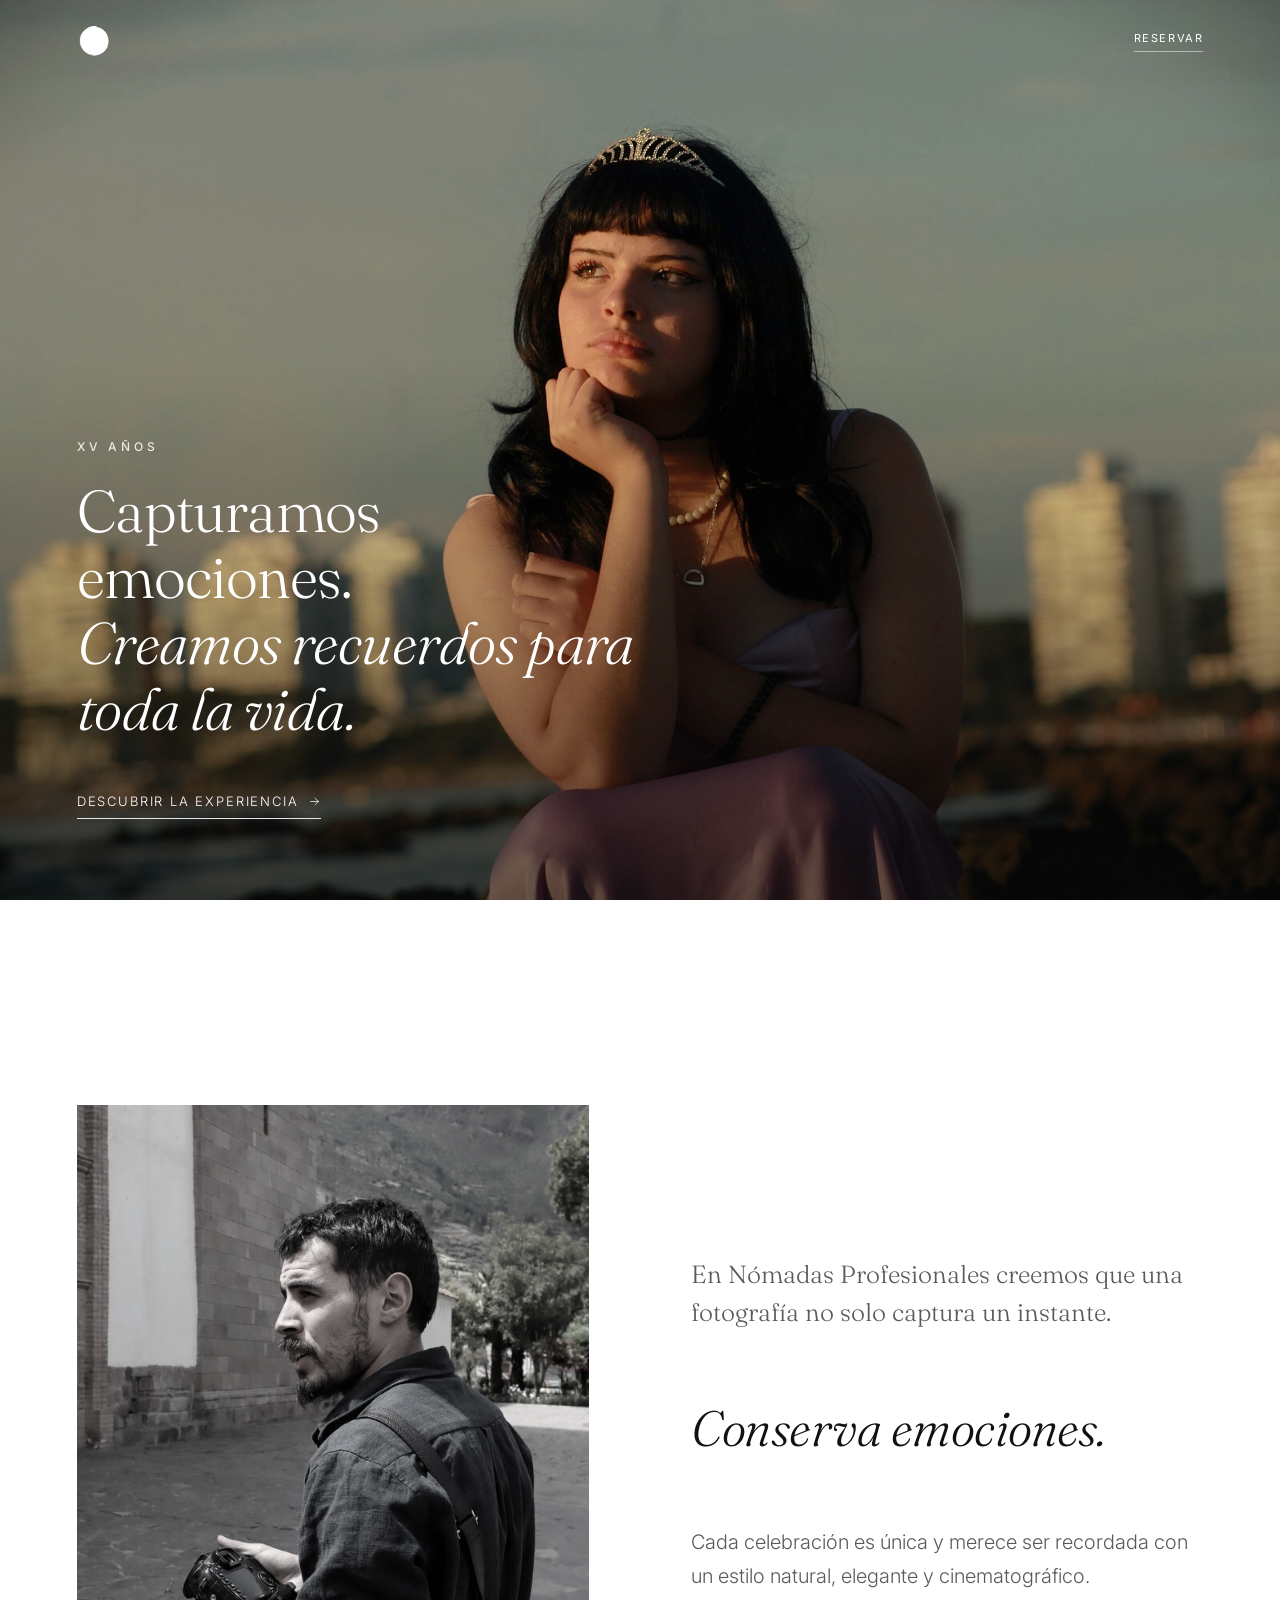
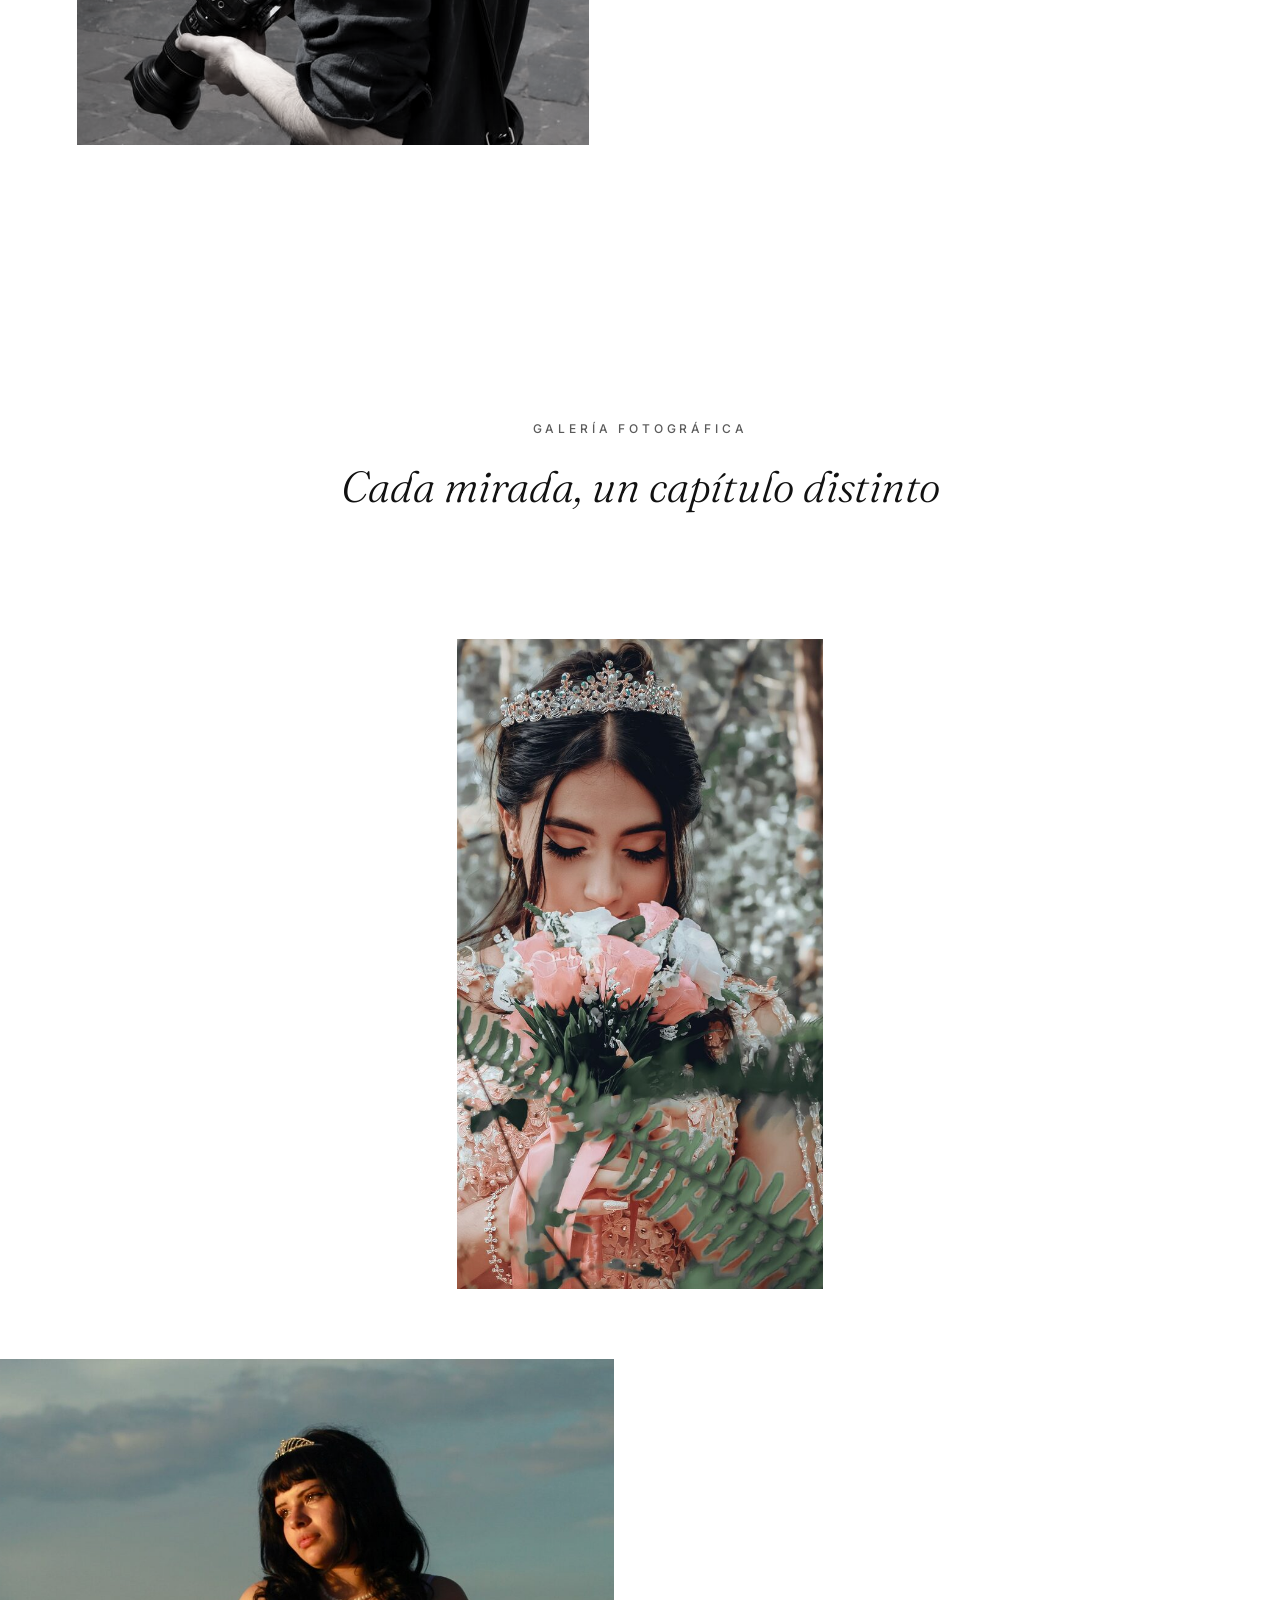
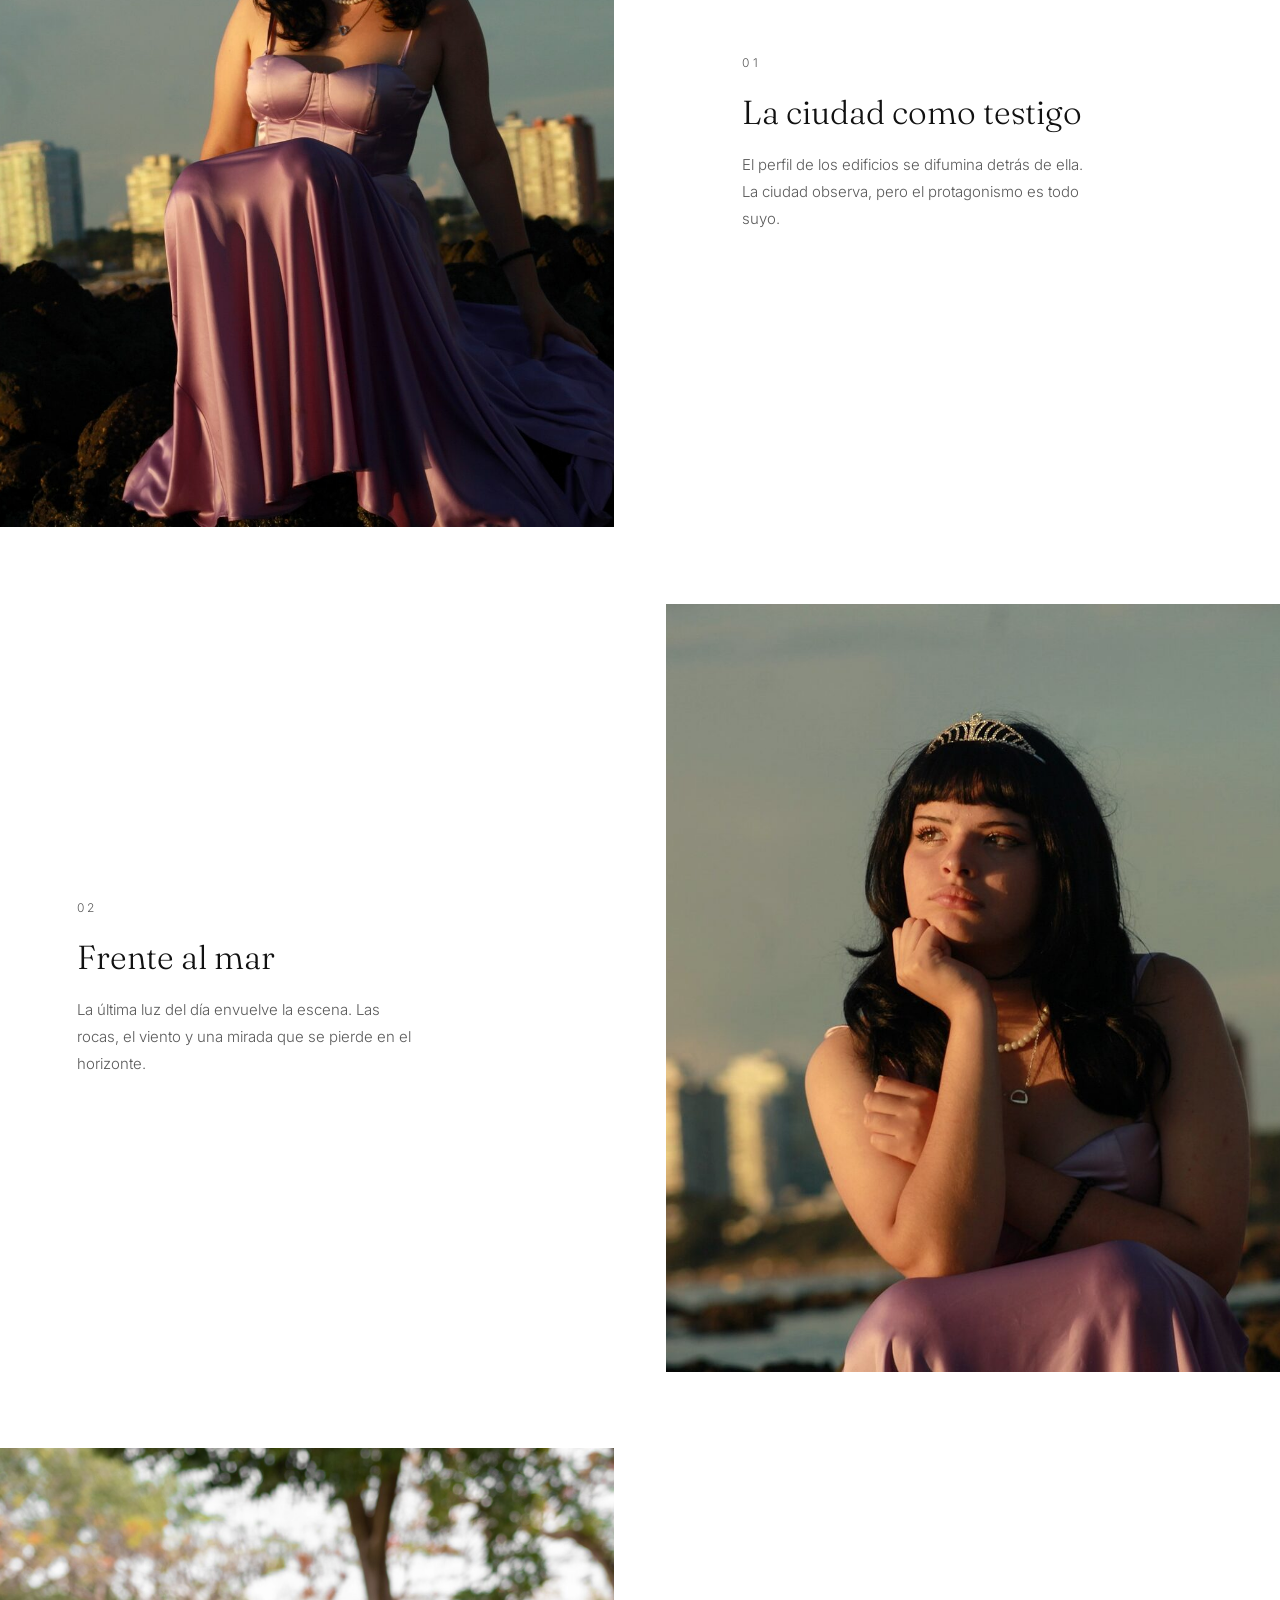
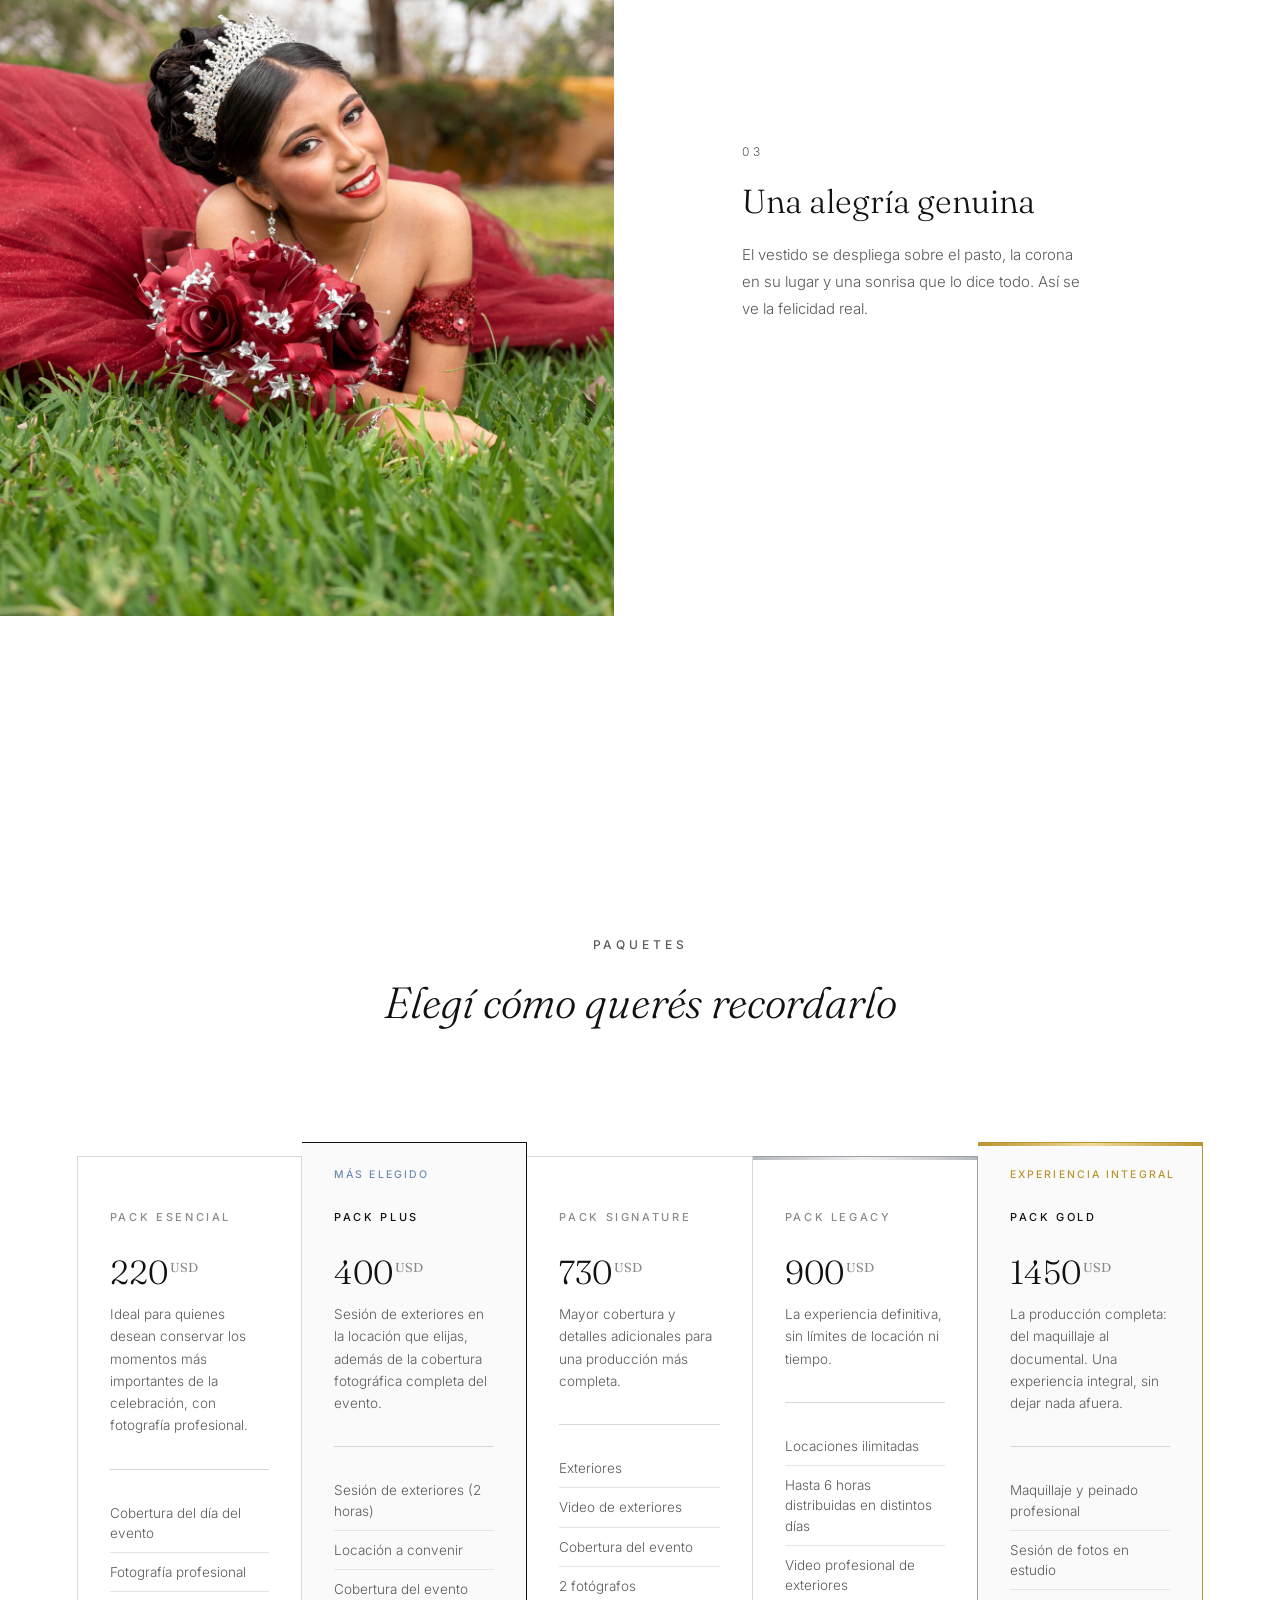
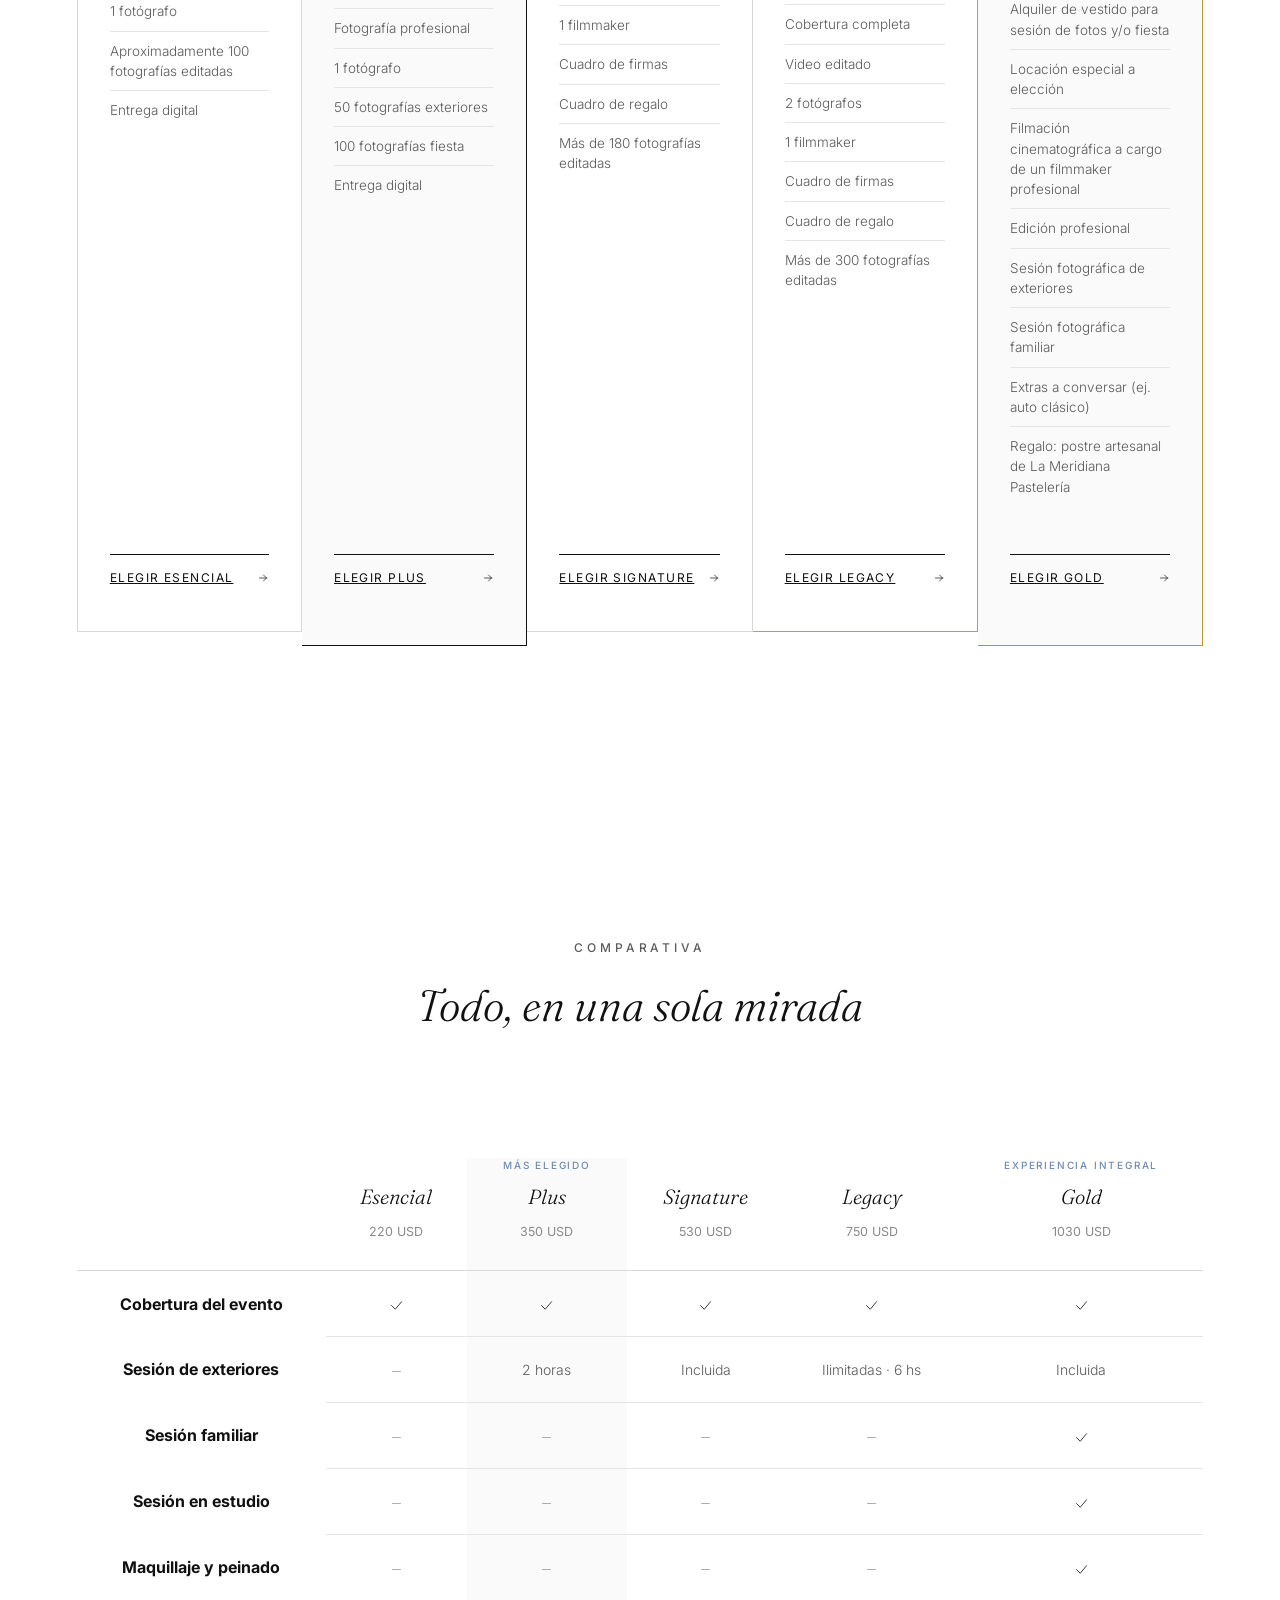
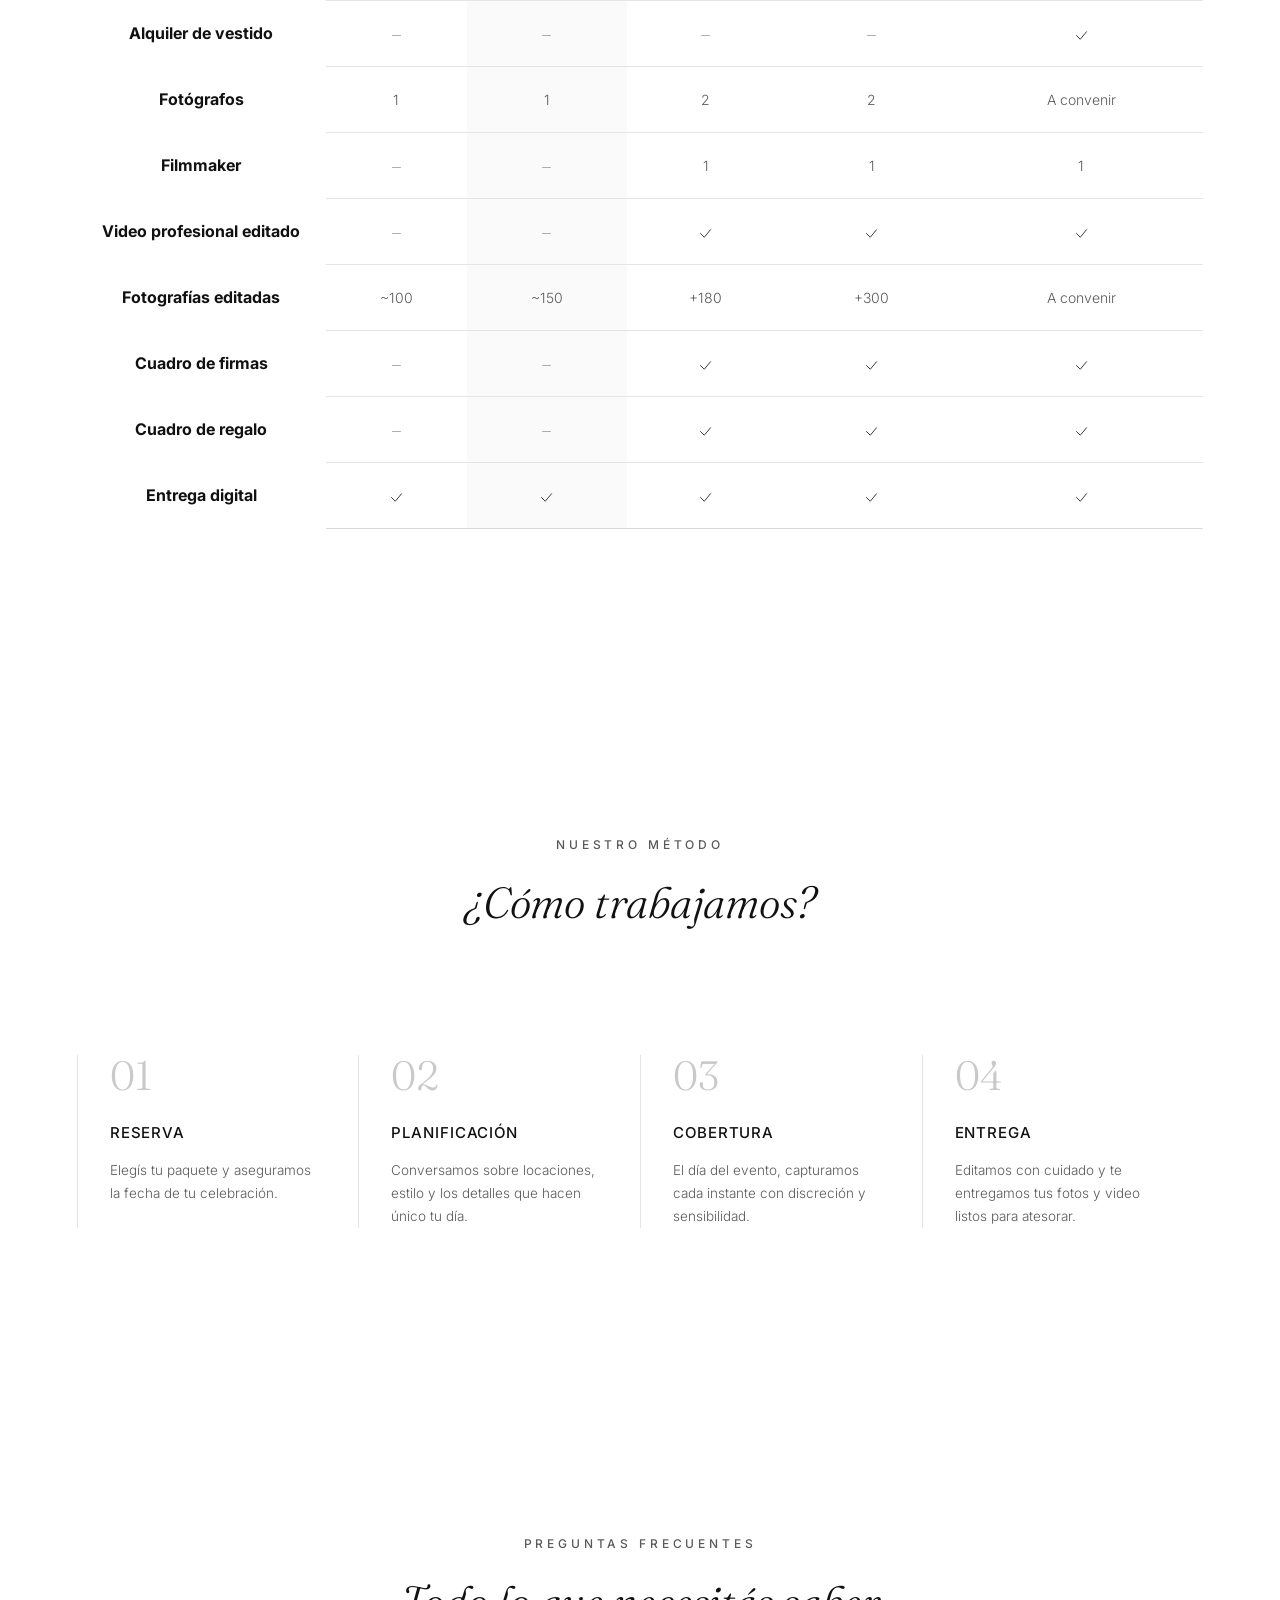
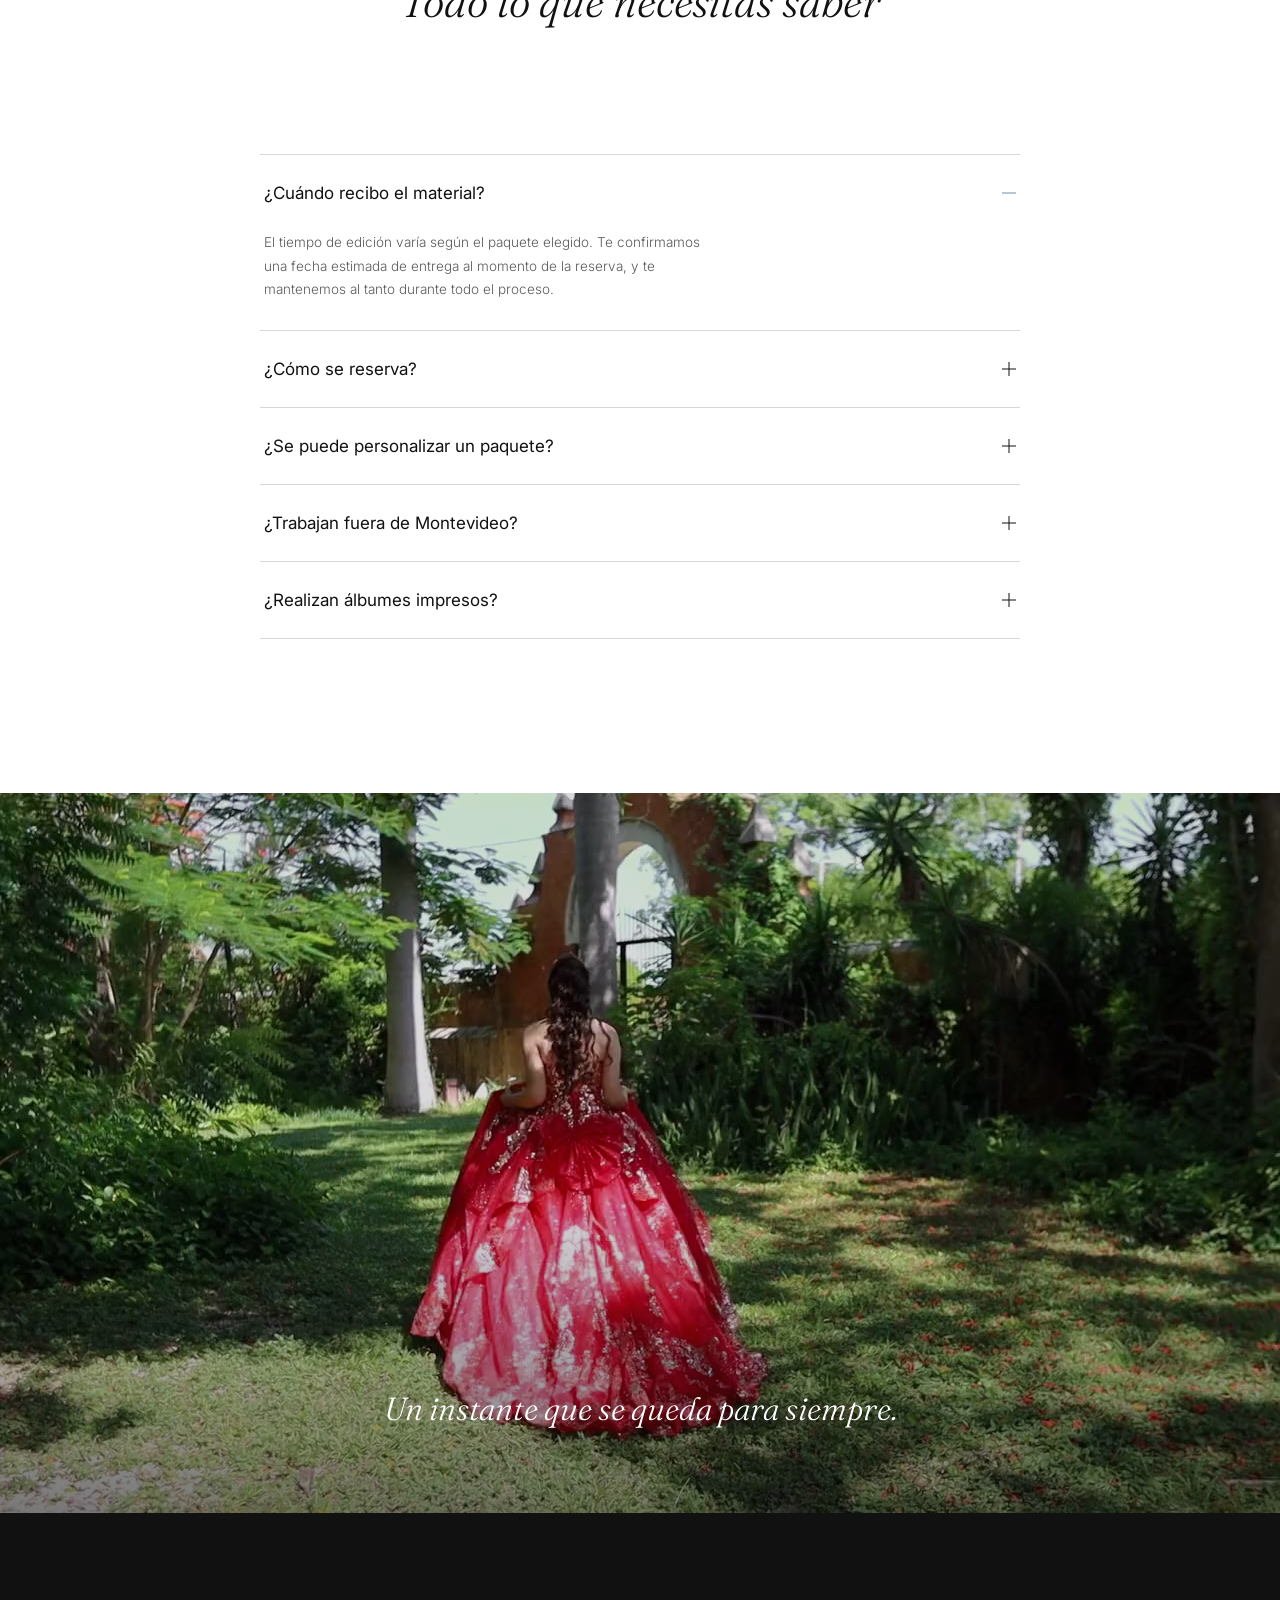
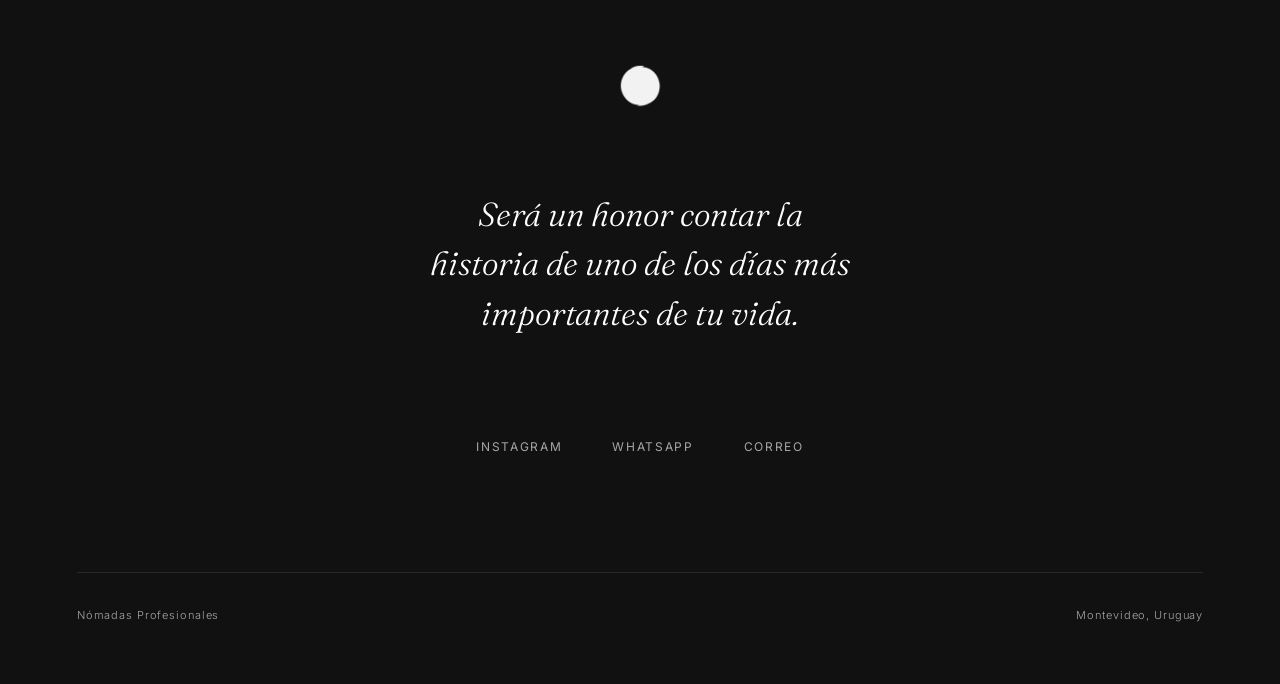
<file: index.html>
<!DOCTYPE html>
<html lang="es">
<head>
  <meta charset="UTF-8">
  <meta name="viewport" content="width=device-width, initial-scale=1.0">

  <!-- ==================== SEO ==================== -->
  <title>Nómadas Profesionales — Fotografía y Video de XV Años</title>
  <meta name="description" content="Fotografía y video profesional de XV años en Montevideo y todo Uruguay. Capturamos emociones y creamos recuerdos para toda la vida, con un estilo natural, elegante y cinematográfico.">
  <meta name="keywords" content="fotografía XV años, video XV años, quinceañera Montevideo, fotógrafo XV años Uruguay, filmmaker XV años">
  <meta name="author" content="Nómadas Profesionales">
  <link rel="canonical" href="https://www.nomadasprofesionales.com/xv-anos">

  <!-- Open Graph / redes sociales -->
  <meta property="og:type" content="website">
  <meta property="og:title" content="Nómadas Profesionales — Fotografía y Video de XV Años">
  <meta property="og:description" content="Capturamos emociones. Creamos recuerdos para toda la vida. Fotografía y video profesional de XV años, con un estilo natural, elegante y cinematográfico.">
  <meta property="og:image" content="https://nomadas-xv-anos-1.vercel.app/img/hero.jpg">
  <meta property="og:locale" content="es_UY">
  <meta name="twitter:card" content="summary_large_image">

  <meta name="theme-color" content="#111111">

  <!-- ==================== Rendimiento: preconexión y fuentes ==================== -->
  <link rel="preconnect" href="https://fonts.googleapis.com">
  <link rel="preconnect" href="https://fonts.gstatic.com" crossorigin>
  <link href="https://fonts.googleapis.com/css2?family=Fraunces:ital,opsz,wght@0,9..144,300;0,9..144,400;1,9..144,300;1,9..144,400&family=Inter:wght@300;400;500&display=swap" rel="stylesheet">

  <link rel="preload" as="image" href="img/hero.jpg" fetchpriority="high">

  <link rel="stylesheet" href="css/style.css">

  <!-- ==================== Datos estructurados (SEO) ==================== -->
  <script type="application/ld+json">
  {
    "@context": "https://schema.org",
    "@type": "ProfessionalService",
    "name": "Nómadas Profesionales",
    "description": "Fotografía y video profesional de XV años, con estilo natural, elegante y cinematográfico.",
    "areaServed": {
      "@type": "City",
      "name": "Montevideo"
    },
    "serviceType": "Fotografía y video de XV años",
    "priceRange": "220 USD - 1030 USD"
  }
  </script>
</head>
<body>

  <!-- ==================== HEADER ==================== -->
  <header class="header">
    <a href="#inicio" class="header__logo" aria-label="Nómadas Profesionales — inicio">
      <img src="img/logo-black.png" alt="Nómadas Profesionales" width="34" height="34">
    </a>
    <a href="#contacto" class="header__cta">Reservar</a>
  </header>

  <main id="inicio">

    <!-- ==================== HERO ==================== -->
    <section class="hero" aria-label="Presentación">
      <img
        class="hero__imagen"
        src="img/hero.jpg"
        alt="Retrato editorial de una quinceañera al atardecer, con el horizonte de la ciudad de fondo"
        width="2400"
        height="1600"
        fetchpriority="high"
      >
      <div class="hero__velo"></div>

      <div class="hero__contenido">
        <p class="hero__eyebrow"><span>XV Años</span></p>

        <h1 class="hero__titulo">
          <span class="linea"><span>Capturamos emociones.</span></span>
          <span class="linea"><span>Creamos recuerdos para toda la vida.</span></span>
        </h1>

        <div class="hero__cta-wrap">
          <a href="#propuesta" class="boton-linea">
            Descubrir la experiencia
            <svg viewBox="0 0 24 24" fill="none" aria-hidden="true">
              <path d="M5 12H19M19 12L13 6M19 12L13 18" stroke="currentColor" stroke-width="1.4" stroke-linecap="round" stroke-linejoin="round"/>
            </svg>
          </a>
        </div>
      </div>
    </section>

    <!-- ==================== NUESTRA PROPUESTA ==================== -->
    <section class="propuesta" id="propuesta" aria-labelledby="propuesta-titulo">
      <h2 id="propuesta-titulo" class="sr-only">Nuestra propuesta</h2>

      <div class="propuesta__grid">
        <div class="propuesta__figura" data-reveal>
          <img
            src="img/about.jpg"
            alt="El fotógrafo de Nómadas Profesionales trabajando en el terreno, cámara en mano"
            width="1200"
            height="800"
            loading="lazy"
          >
        </div>

        <div class="propuesta__bloque">
          <p class="propuesta__linea propuesta__linea--intro" data-reveal>
            En Nómadas Profesionales creemos que una fotografía no solo captura un instante.
          </p>
          <p class="propuesta__linea propuesta__linea--enfasis" data-reveal>
            Conserva emociones.
          </p>
          <p class="propuesta__linea propuesta__linea--cierre" data-reveal>
            Cada celebración es única y merece ser recordada con un estilo natural, elegante y cinematográfico.
          </p>
        </div>
      </div>
    </section>

    <!-- ==================== GALERÍA FOTOGRÁFICA ==================== -->
    <section class="galeria" id="galeria" aria-labelledby="galeria-titulo">
      <div class="encabezado-seccion">
        <p class="eyebrow">Galería fotográfica</p>
        <h2 id="galeria-titulo" class="titulo-seccion">Cada mirada, un capítulo distinto</h2>
      </div>

      <!-- Otoño: una sola foto, vertical -->
      <figure class="galeria__ancha" data-reveal>
        <img src="img/gallery-08.jpg" alt="Retrato oliendo un ramo de flores entre helechos" width="1600" height="1066" loading="lazy">
      </figure>

      <!-- El video se movió a una sección propia al final de la página,
           donde se reproduce de fondo automáticamente al llegar a esa altura. -->

      <article class="galeria__entrada">
        <div class="galeria__figura" data-reveal>
          <img src="img/gallery-02.jpg" alt="Retrato frente al horizonte de la ciudad, al atardecer" width="1600" height="1245" loading="lazy">
        </div>
        <div class="galeria__texto">
          <span class="galeria__numero">01</span>
          <h3 class="galeria__titulo">La ciudad como testigo</h3>
          <p class="galeria__descripcion">El perfil de los edificios se difumina detrás de ella. La ciudad observa, pero el protagonismo es todo suyo.</p>
        </div>
      </article>

      <article class="galeria__entrada galeria__entrada--invertida">
        <div class="galeria__figura" data-reveal>
          <img src="img/gallery-04.jpg" alt="Retrato sobre las rocas de la costa, al atardecer" width="1600" height="1067" loading="lazy">
        </div>
        <div class="galeria__texto">
          <span class="galeria__numero">02</span>
          <h3 class="galeria__titulo">Frente al mar</h3>
          <p class="galeria__descripcion">La última luz del día envuelve la escena. Las rocas, el viento y una mirada que se pierde en el horizonte.</p>
        </div>
      </article>

      <article class="galeria__entrada">
        <div class="galeria__figura" data-reveal>
          <img src="img/gallery-07.jpg" alt="Retrato recostada sobre el pasto con vestido rojo, tiara y ramo" width="1280" height="1600" loading="lazy">
        </div>
        <div class="galeria__texto">
          <span class="galeria__numero">03</span>
          <h3 class="galeria__titulo">Una alegría genuina</h3>
          <p class="galeria__descripcion">El vestido se despliega sobre el pasto, la corona en su lugar y una sonrisa que lo dice todo. Así se ve la felicidad real.</p>
        </div>
      </article>
    </section>

    <!-- ==================== PAQUETES ==================== -->
    <section class="paquetes" id="paquetes" aria-labelledby="paquetes-titulo">
      <div class="encabezado-seccion">
        <p class="eyebrow">Paquetes</p>
        <h2 id="paquetes-titulo" class="titulo-seccion">Elegí cómo querés recordarlo</h2>
      </div>

      <div class="paquetes__grid">

        <article class="tarjeta">
          <p class="tarjeta__nombre">Pack Esencial</p>
          <p class="tarjeta__precio">220<sup>USD</sup></p>
          <p class="tarjeta__descripcion">Ideal para quienes desean conservar los momentos más importantes de la celebración, con fotografía profesional.</p>
          <div class="tarjeta__divisor"></div>
          <ul class="tarjeta__lista">
            <li>Cobertura del día del evento</li>
            <li>Fotografía profesional</li>
            <li>1 fotógrafo</li>
            <li>Aproximadamente 100 fotografías editadas</li>
            <li>Entrega digital</li>
          </ul>
          <a href="#contacto" class="tarjeta__cta">
            Elegir Esencial
            <svg class="icono" viewBox="0 0 24 24" fill="none" aria-hidden="true"><path d="M5 12H19M19 12L13 6M19 12L13 18" stroke="currentColor" stroke-width="1.4" stroke-linecap="round" stroke-linejoin="round"/></svg>
          </a>
        </article>

        <article class="tarjeta tarjeta--destacada">
          <span class="tarjeta__etiqueta">Más elegido</span>
          <p class="tarjeta__nombre">Pack Plus</p>
          <p class="tarjeta__precio">400<sup>USD</sup></p>
          <p class="tarjeta__descripcion">Sesión de exteriores en la locación que elijas, además de la cobertura fotográfica completa del evento.</p>
          <div class="tarjeta__divisor"></div>
          <ul class="tarjeta__lista">
            <li>Sesión de exteriores (2 horas)</li>
            <li>Locación a convenir</li>
            <li>Cobertura del evento</li>
            <li>Fotografía profesional</li>
            <li>1 fotógrafo</li>
            <li>50 fotografías exteriores</li>
            <li>100 fotografías fiesta</li>
            <li>Entrega digital</li>
          </ul>
          <a href="#contacto" class="tarjeta__cta">
            Elegir Plus
            <svg class="icono" viewBox="0 0 24 24" fill="none" aria-hidden="true"><path d="M5 12H19M19 12L13 6M19 12L13 18" stroke="currentColor" stroke-width="1.4" stroke-linecap="round" stroke-linejoin="round"/></svg>
          </a>
        </article>

        <article class="tarjeta">
          <p class="tarjeta__nombre">Pack Signature</p>
          <p class="tarjeta__precio">730<sup>USD</sup></p>
          <p class="tarjeta__descripcion">Mayor cobertura y detalles adicionales para una producción más completa.</p>
          <div class="tarjeta__divisor"></div>
          <ul class="tarjeta__lista">
            <li>Exteriores</li>
            <li>Video de exteriores</li>
            <li>Cobertura del evento</li>
            <li>2 fotógrafos</li>
            <li>1 filmmaker</li>
            <li>Cuadro de firmas</li>
            <li>Cuadro de regalo</li>
            <li>Más de 180 fotografías editadas</li>
          </ul>
          <a href="#contacto" class="tarjeta__cta">
            Elegir Signature
            <svg class="icono" viewBox="0 0 24 24" fill="none" aria-hidden="true"><path d="M5 12H19M19 12L13 6M19 12L13 18" stroke="currentColor" stroke-width="1.4" stroke-linecap="round" stroke-linejoin="round"/></svg>
          </a>
        </article>

        <article class="tarjeta tarjeta--plata">
          <p class="tarjeta__nombre">Pack Legacy</p>
          <p class="tarjeta__precio">900<sup>USD</sup></p>
          <p class="tarjeta__descripcion">La experiencia definitiva, sin límites de locación ni tiempo.</p>
          <div class="tarjeta__divisor"></div>
          <ul class="tarjeta__lista">
            <li>Locaciones ilimitadas</li>
            <li>Hasta 6 horas distribuidas en distintos días</li>
            <li>Video profesional de exteriores</li>
            <li>Cobertura completa</li>
            <li>Video editado</li>
            <li>2 fotógrafos</li>
            <li>1 filmmaker</li>
            <li>Cuadro de firmas</li>
            <li>Cuadro de regalo</li>
            <li>Más de 300 fotografías editadas</li>
          </ul>
          <a href="#contacto" class="tarjeta__cta">
            Elegir Legacy
            <svg class="icono" viewBox="0 0 24 24" fill="none" aria-hidden="true"><path d="M5 12H19M19 12L13 6M19 12L13 18" stroke="currentColor" stroke-width="1.4" stroke-linecap="round" stroke-linejoin="round"/></svg>
          </a>
        </article>

        <article class="tarjeta tarjeta--destacada tarjeta--dorado">
          <span class="tarjeta__etiqueta">Experiencia integral</span>
          <p class="tarjeta__nombre">Pack Gold</p>
          <p class="tarjeta__precio">1450<sup>USD</sup></p>
          <p class="tarjeta__descripcion">La producción completa: del maquillaje al documental. Una experiencia integral, sin dejar nada afuera.</p>
          <div class="tarjeta__divisor"></div>
          <ul class="tarjeta__lista">
            <li>Maquillaje y peinado profesional</li>
            <li>Sesión de fotos en estudio</li>
            <li>Alquiler de vestido para sesión de fotos y/o fiesta</li>
            <li>Locación especial a elección</li>
            <li>Filmación cinematográfica a cargo de un filmmaker profesional</li>
            <li>Edición profesional</li>
            <li>Sesión fotográfica de exteriores</li>
            <li>Sesión fotográfica familiar</li>
            <li>Extras a conversar (ej. auto clásico)</li>
            <li>Regalo: postre artesanal de La Meridiana Pastelería</li>
          </ul>
          <a href="#contacto" class="tarjeta__cta">
            Elegir Gold
            <svg class="icono" viewBox="0 0 24 24" fill="none" aria-hidden="true"><path d="M5 12H19M19 12L13 6M19 12L13 18" stroke="currentColor" stroke-width="1.4" stroke-linecap="round" stroke-linejoin="round"/></svg>
          </a>
        </article>

      </div>
    </section>

    <!-- ==================== COMPARATIVA ==================== -->
    <section class="comparativa" id="comparativa" aria-labelledby="comparativa-titulo">
      <div class="encabezado-seccion">
        <p class="eyebrow">Comparativa</p>
        <h2 id="comparativa-titulo" class="titulo-seccion">Todo, en una sola mirada</h2>
      </div>

      <div class="comparativa__wrap">
        <table class="tabla-comparativa">
          <caption class="sr-only">Comparación de características entre los cinco paquetes de fotografía y video de XV años</caption>
          <thead>
            <tr>
              <th scope="col"></th>
              <th scope="col">
                <div class="th-interior">
                  <span class="th-etiqueta"></span>
                  <span class="th-nombre">Esencial</span>
                  <span class="th-precio">220 USD</span>
                </div>
              </th>
              <th scope="col" class="col-plus">
                <div class="th-interior">
                  <span class="th-etiqueta">Más elegido</span>
                  <span class="th-nombre">Plus</span>
                  <span class="th-precio">350 USD</span>
                </div>
              </th>
              <th scope="col">
                <div class="th-interior">
                  <span class="th-etiqueta"></span>
                  <span class="th-nombre">Signature</span>
                  <span class="th-precio">530 USD</span>
                </div>
              </th>
              <th scope="col">
                <div class="th-interior">
                  <span class="th-etiqueta"></span>
                  <span class="th-nombre">Legacy</span>
                  <span class="th-precio">750 USD</span>
                </div>
              </th>
              <th scope="col">
                <div class="th-interior">
                  <span class="th-etiqueta">Experiencia integral</span>
                  <span class="th-nombre">Gold</span>
                  <span class="th-precio">1030 USD</span>
                </div>
              </th>
            </tr>
          </thead>
          <tbody>
            <tr>
              <th scope="row">Cobertura del evento</th>
              <td><svg class="icono icono--check" viewBox="0 0 24 24" aria-label="Incluido"><polyline points="4 12 10 18 20 6"/></svg></td>
              <td class="col-plus"><svg class="icono icono--check" viewBox="0 0 24 24" aria-label="Incluido"><polyline points="4 12 10 18 20 6"/></svg></td>
              <td><svg class="icono icono--check" viewBox="0 0 24 24" aria-label="Incluido"><polyline points="4 12 10 18 20 6"/></svg></td>
              <td><svg class="icono icono--check" viewBox="0 0 24 24" aria-label="Incluido"><polyline points="4 12 10 18 20 6"/></svg></td>
              <td><svg class="icono icono--check" viewBox="0 0 24 24" aria-label="Incluido"><polyline points="4 12 10 18 20 6"/></svg></td>
            </tr>
            <tr>
              <th scope="row">Sesión de exteriores</th>
              <td><svg class="icono icono--guion" viewBox="0 0 24 24" aria-label="No incluido"><line x1="5" y1="12" x2="19" y2="12"/></svg></td>
              <td class="col-plus">2 horas</td>
              <td>Incluida</td>
              <td>Ilimitadas · 6 hs</td>
              <td>Incluida</td>
            </tr>
            <tr>
              <th scope="row">Sesión familiar</th>
              <td><svg class="icono icono--guion" viewBox="0 0 24 24" aria-label="No incluido"><line x1="5" y1="12" x2="19" y2="12"/></svg></td>
              <td class="col-plus"><svg class="icono icono--guion" viewBox="0 0 24 24" aria-label="No incluido"><line x1="5" y1="12" x2="19" y2="12"/></svg></td>
              <td><svg class="icono icono--guion" viewBox="0 0 24 24" aria-label="No incluido"><line x1="5" y1="12" x2="19" y2="12"/></svg></td>
              <td><svg class="icono icono--guion" viewBox="0 0 24 24" aria-label="No incluido"><line x1="5" y1="12" x2="19" y2="12"/></svg></td>
              <td><svg class="icono icono--check" viewBox="0 0 24 24" aria-label="Incluido"><polyline points="4 12 10 18 20 6"/></svg></td>
            </tr>
            <tr>
              <th scope="row">Sesión en estudio</th>
              <td><svg class="icono icono--guion" viewBox="0 0 24 24" aria-label="No incluido"><line x1="5" y1="12" x2="19" y2="12"/></svg></td>
              <td class="col-plus"><svg class="icono icono--guion" viewBox="0 0 24 24" aria-label="No incluido"><line x1="5" y1="12" x2="19" y2="12"/></svg></td>
              <td><svg class="icono icono--guion" viewBox="0 0 24 24" aria-label="No incluido"><line x1="5" y1="12" x2="19" y2="12"/></svg></td>
              <td><svg class="icono icono--guion" viewBox="0 0 24 24" aria-label="No incluido"><line x1="5" y1="12" x2="19" y2="12"/></svg></td>
              <td><svg class="icono icono--check" viewBox="0 0 24 24" aria-label="Incluido"><polyline points="4 12 10 18 20 6"/></svg></td>
            </tr>
            <tr>
              <th scope="row">Maquillaje y peinado</th>
              <td><svg class="icono icono--guion" viewBox="0 0 24 24" aria-label="No incluido"><line x1="5" y1="12" x2="19" y2="12"/></svg></td>
              <td class="col-plus"><svg class="icono icono--guion" viewBox="0 0 24 24" aria-label="No incluido"><line x1="5" y1="12" x2="19" y2="12"/></svg></td>
              <td><svg class="icono icono--guion" viewBox="0 0 24 24" aria-label="No incluido"><line x1="5" y1="12" x2="19" y2="12"/></svg></td>
              <td><svg class="icono icono--guion" viewBox="0 0 24 24" aria-label="No incluido"><line x1="5" y1="12" x2="19" y2="12"/></svg></td>
              <td><svg class="icono icono--check" viewBox="0 0 24 24" aria-label="Incluido"><polyline points="4 12 10 18 20 6"/></svg></td>
            </tr>
            <tr>
              <th scope="row">Alquiler de vestido</th>
              <td><svg class="icono icono--guion" viewBox="0 0 24 24" aria-label="No incluido"><line x1="5" y1="12" x2="19" y2="12"/></svg></td>
              <td class="col-plus"><svg class="icono icono--guion" viewBox="0 0 24 24" aria-label="No incluido"><line x1="5" y1="12" x2="19" y2="12"/></svg></td>
              <td><svg class="icono icono--guion" viewBox="0 0 24 24" aria-label="No incluido"><line x1="5" y1="12" x2="19" y2="12"/></svg></td>
              <td><svg class="icono icono--guion" viewBox="0 0 24 24" aria-label="No incluido"><line x1="5" y1="12" x2="19" y2="12"/></svg></td>
              <td><svg class="icono icono--check" viewBox="0 0 24 24" aria-label="Incluido"><polyline points="4 12 10 18 20 6"/></svg></td>
            </tr>
            <tr>
              <th scope="row">Fotógrafos</th>
              <td>1</td>
              <td class="col-plus">1</td>
              <td>2</td>
              <td>2</td>
              <td>A convenir</td>
            </tr>
            <tr>
              <th scope="row">Filmmaker</th>
              <td><svg class="icono icono--guion" viewBox="0 0 24 24" aria-label="No incluido"><line x1="5" y1="12" x2="19" y2="12"/></svg></td>
              <td class="col-plus"><svg class="icono icono--guion" viewBox="0 0 24 24" aria-label="No incluido"><line x1="5" y1="12" x2="19" y2="12"/></svg></td>
              <td>1</td>
              <td>1</td>
              <td>1</td>
            </tr>
            <tr>
              <th scope="row">Video profesional editado</th>
              <td><svg class="icono icono--guion" viewBox="0 0 24 24" aria-label="No incluido"><line x1="5" y1="12" x2="19" y2="12"/></svg></td>
              <td class="col-plus"><svg class="icono icono--guion" viewBox="0 0 24 24" aria-label="No incluido"><line x1="5" y1="12" x2="19" y2="12"/></svg></td>
              <td><svg class="icono icono--check" viewBox="0 0 24 24" aria-label="Incluido"><polyline points="4 12 10 18 20 6"/></svg></td>
              <td><svg class="icono icono--check" viewBox="0 0 24 24" aria-label="Incluido"><polyline points="4 12 10 18 20 6"/></svg></td>
              <td><svg class="icono icono--check" viewBox="0 0 24 24" aria-label="Incluido"><polyline points="4 12 10 18 20 6"/></svg></td>
            </tr>
            <tr>
              <th scope="row">Fotografías editadas</th>
              <td>~100</td>
              <td class="col-plus">~150</td>
              <td>+180</td>
              <td>+300</td>
              <td>A convenir</td>
            </tr>
            <tr>
              <th scope="row">Cuadro de firmas</th>
              <td><svg class="icono icono--guion" viewBox="0 0 24 24" aria-label="No incluido"><line x1="5" y1="12" x2="19" y2="12"/></svg></td>
              <td class="col-plus"><svg class="icono icono--guion" viewBox="0 0 24 24" aria-label="No incluido"><line x1="5" y1="12" x2="19" y2="12"/></svg></td>
              <td><svg class="icono icono--check" viewBox="0 0 24 24" aria-label="Incluido"><polyline points="4 12 10 18 20 6"/></svg></td>
              <td><svg class="icono icono--check" viewBox="0 0 24 24" aria-label="Incluido"><polyline points="4 12 10 18 20 6"/></svg></td>
              <td><svg class="icono icono--check" viewBox="0 0 24 24" aria-label="Incluido"><polyline points="4 12 10 18 20 6"/></svg></td>
            </tr>
            <tr>
              <th scope="row">Cuadro de regalo</th>
              <td><svg class="icono icono--guion" viewBox="0 0 24 24" aria-label="No incluido"><line x1="5" y1="12" x2="19" y2="12"/></svg></td>
              <td class="col-plus"><svg class="icono icono--guion" viewBox="0 0 24 24" aria-label="No incluido"><line x1="5" y1="12" x2="19" y2="12"/></svg></td>
              <td><svg class="icono icono--check" viewBox="0 0 24 24" aria-label="Incluido"><polyline points="4 12 10 18 20 6"/></svg></td>
              <td><svg class="icono icono--check" viewBox="0 0 24 24" aria-label="Incluido"><polyline points="4 12 10 18 20 6"/></svg></td>
              <td><svg class="icono icono--check" viewBox="0 0 24 24" aria-label="Incluido"><polyline points="4 12 10 18 20 6"/></svg></td>
            </tr>
            <tr>
              <th scope="row">Entrega digital</th>
              <td><svg class="icono icono--check" viewBox="0 0 24 24" aria-label="Incluido"><polyline points="4 12 10 18 20 6"/></svg></td>
              <td class="col-plus"><svg class="icono icono--check" viewBox="0 0 24 24" aria-label="Incluido"><polyline points="4 12 10 18 20 6"/></svg></td>
              <td><svg class="icono icono--check" viewBox="0 0 24 24" aria-label="Incluido"><polyline points="4 12 10 18 20 6"/></svg></td>
              <td><svg class="icono icono--check" viewBox="0 0 24 24" aria-label="Incluido"><polyline points="4 12 10 18 20 6"/></svg></td>
              <td><svg class="icono icono--check" viewBox="0 0 24 24" aria-label="Incluido"><polyline points="4 12 10 18 20 6"/></svg></td>
            </tr>
          </tbody>
        </table>
      </div>
    </section>

    <!-- ==================== ¿CÓMO TRABAJAMOS? ==================== -->
    <section class="proceso" id="proceso" aria-labelledby="proceso-titulo">
      <div class="encabezado-seccion">
        <p class="eyebrow">Nuestro método</p>
        <h2 id="proceso-titulo" class="titulo-seccion">¿Cómo trabajamos?</h2>
      </div>

      <div class="proceso__grid">
        <div class="paso" data-reveal>
          <p class="paso__numero">01</p>
          <p class="paso__titulo">Reserva</p>
          <p class="paso__texto">Elegís tu paquete y aseguramos la fecha de tu celebración.</p>
        </div>
        <div class="paso" data-reveal>
          <p class="paso__numero">02</p>
          <p class="paso__titulo">Planificación</p>
          <p class="paso__texto">Conversamos sobre locaciones, estilo y los detalles que hacen único tu día.</p>
        </div>
        <div class="paso" data-reveal>
          <p class="paso__numero">03</p>
          <p class="paso__titulo">Cobertura</p>
          <p class="paso__texto">El día del evento, capturamos cada instante con discreción y sensibilidad.</p>
        </div>
        <div class="paso" data-reveal>
          <p class="paso__numero">04</p>
          <p class="paso__titulo">Entrega</p>
          <p class="paso__texto">Editamos con cuidado y te entregamos tus fotos y video listos para atesorar.</p>
        </div>
      </div>
    </section>

    <!-- ==================== PREGUNTAS FRECUENTES ==================== -->
    <section class="faq" id="faq" aria-labelledby="faq-titulo">
      <div class="encabezado-seccion">
        <p class="eyebrow">Preguntas frecuentes</p>
        <h2 id="faq-titulo" class="titulo-seccion">Todo lo que necesitás saber</h2>
      </div>

      <div class="faq__lista">

        <div class="faq__item is-open">
          <h3>
            <button class="faq__pregunta" aria-expanded="true" aria-controls="respuesta-1" id="pregunta-1">
              <span class="faq__texto-pregunta">¿Cuándo recibo el material?</span>
              <span class="faq__signo" aria-hidden="true"></span>
            </button>
          </h3>
          <div class="faq__respuesta" id="respuesta-1" role="region" aria-labelledby="pregunta-1">
            <div class="faq__respuesta-interior">
              <p>El tiempo de edición varía según el paquete elegido. Te confirmamos una fecha estimada de entrega al momento de la reserva, y te mantenemos al tanto durante todo el proceso.</p>
            </div>
          </div>
        </div>

        <div class="faq__item">
          <h3>
            <button class="faq__pregunta" aria-expanded="false" aria-controls="respuesta-2" id="pregunta-2">
              <span class="faq__texto-pregunta">¿Cómo se reserva?</span>
              <span class="faq__signo" aria-hidden="true"></span>
            </button>
          </h3>
          <div class="faq__respuesta" id="respuesta-2" role="region" aria-labelledby="pregunta-2">
            <div class="faq__respuesta-interior">
              <p>Escribinos contándonos la fecha y el estilo que imaginás para tu celebración. Coordinamos una breve llamada o reunión, y la fecha queda asegurada con una seña.</p>
            </div>
          </div>
        </div>

        <div class="faq__item">
          <h3>
            <button class="faq__pregunta" aria-expanded="false" aria-controls="respuesta-3" id="pregunta-3">
              <span class="faq__texto-pregunta">¿Se puede personalizar un paquete?</span>
              <span class="faq__signo" aria-hidden="true"></span>
            </button>
          </h3>
          <div class="faq__respuesta" id="respuesta-3" role="region" aria-labelledby="pregunta-3">
            <div class="faq__respuesta-interior">
              <p>Sí. Los paquetes son un punto de partida — podemos ajustar horas de cobertura, cantidad de fotógrafos o agregar servicios puntuales según lo que necesites.</p>
            </div>
          </div>
        </div>

        <div class="faq__item">
          <h3>
            <button class="faq__pregunta" aria-expanded="false" aria-controls="respuesta-4" id="pregunta-4">
              <span class="faq__texto-pregunta">¿Trabajan fuera de Montevideo?</span>
              <span class="faq__signo" aria-hidden="true"></span>
            </button>
          </h3>
          <div class="faq__respuesta" id="respuesta-4" role="region" aria-labelledby="pregunta-4">
            <div class="faq__respuesta-interior">
              <p>Sí, viajamos dentro y fuera de Montevideo. Si tu evento es en el interior o en otro país, escribinos para coordinar los detalles del traslado.</p>
            </div>
          </div>
        </div>

        <div class="faq__item">
          <h3>
            <button class="faq__pregunta" aria-expanded="false" aria-controls="respuesta-5" id="pregunta-5">
              <span class="faq__texto-pregunta">¿Realizan álbumes impresos?</span>
              <span class="faq__signo" aria-hidden="true"></span>
            </button>
          </h3>
          <div class="faq__respuesta" id="respuesta-5" role="region" aria-labelledby="pregunta-5">
            <div class="faq__respuesta-interior">
              <p>Sí, ofrecemos álbumes impresos de alta calidad como servicio adicional. Te mostramos las opciones de formato y papel una vez seleccionadas las fotos finales.</p>
            </div>
          </div>
        </div>

      </div>
    </section>

  </main>

  <!-- ==================== VIDEO DE CIERRE ==================== -->
  <!-- Se reproduce de fondo, en loop y sin sonido, únicamente mientras
       está visible en pantalla (ver inicializarVideoCierre en js/main.js).
       Reemplazar el <source> por tu archivo real cuando lo tengas. -->
  <section class="video-cierre" aria-label="Video destacado">
    <video
      class="video-cierre__media"
      poster="img/video-poster.jpg"
      muted
      loop
      playsinline
      preload="none"
    >
      <source src="img/video-destacado.mp4" type="video/mp4">
    </video>
    <div class="video-cierre__velo"></div>

    <p class="video-cierre__frase" data-reveal>Un instante que se queda para siempre.</p>
  </section>

  <!-- ==================== CONTACTO / FOOTER ==================== -->
  <footer class="footer" id="contacto" role="contentinfo">
    <img class="footer__logo" src="img/logo-white.png" alt="Nómadas Profesionales" width="46" height="46" loading="lazy">

    <p class="footer__frase">Será un honor contar la historia de uno de los días más importantes de tu vida.</p>

    <nav class="footer__enlaces" aria-label="Redes y contacto">
      <a class="footer__enlace" href="https://instagram.com/" target="_blank" rel="noopener noreferrer">Instagram</a>
      <a class="footer__enlace" href="https://wa.me/59892807461" target="_blank" rel="noopener noreferrer">WhatsApp</a>
      <a class="footer__enlace" href="mailto:fotografiaprocristi@gmail.com">Correo</a>
    </nav>

    <div class="footer__base">
      <span class="footer__marca">Nómadas Profesionales</span>
      <span class="footer__lugar">Montevideo, Uruguay</span>
    </div>
  </footer>

  <script src="js/main.js" defer></script>
</body>
</html>
</file>
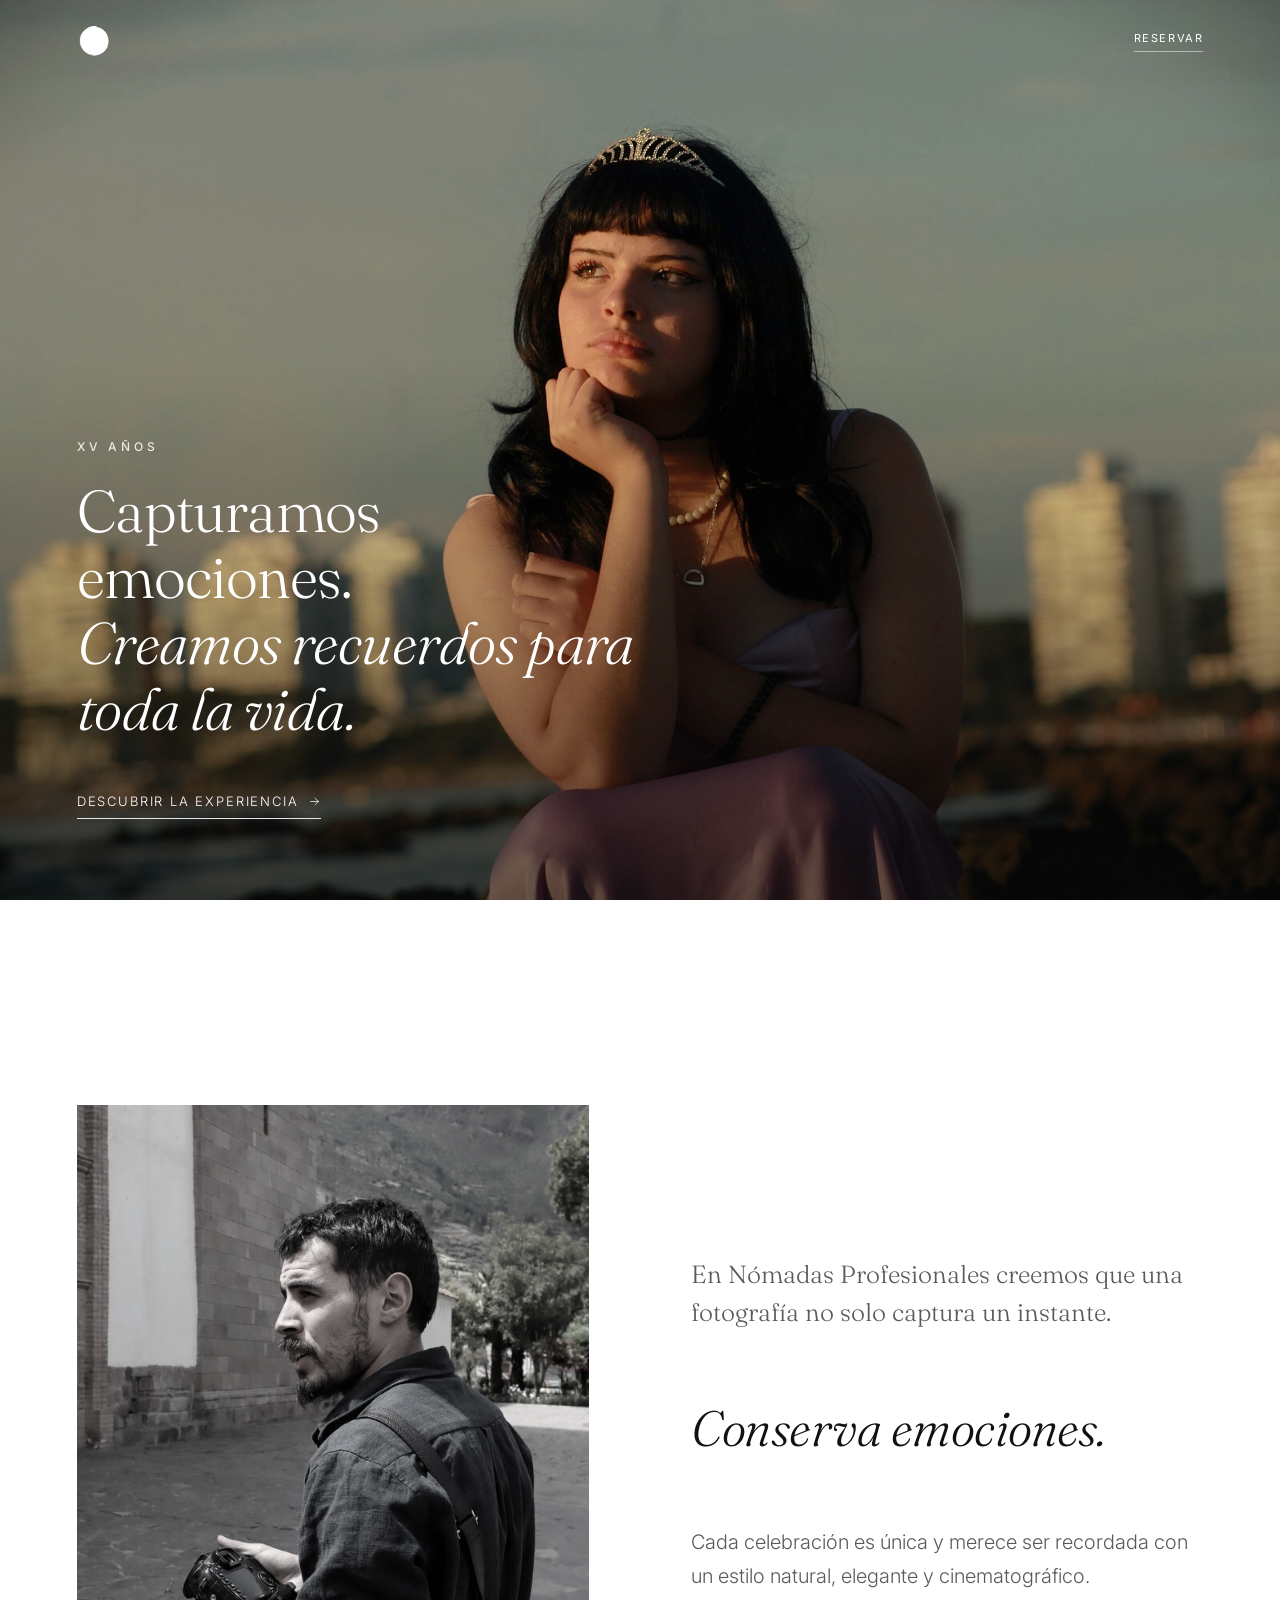
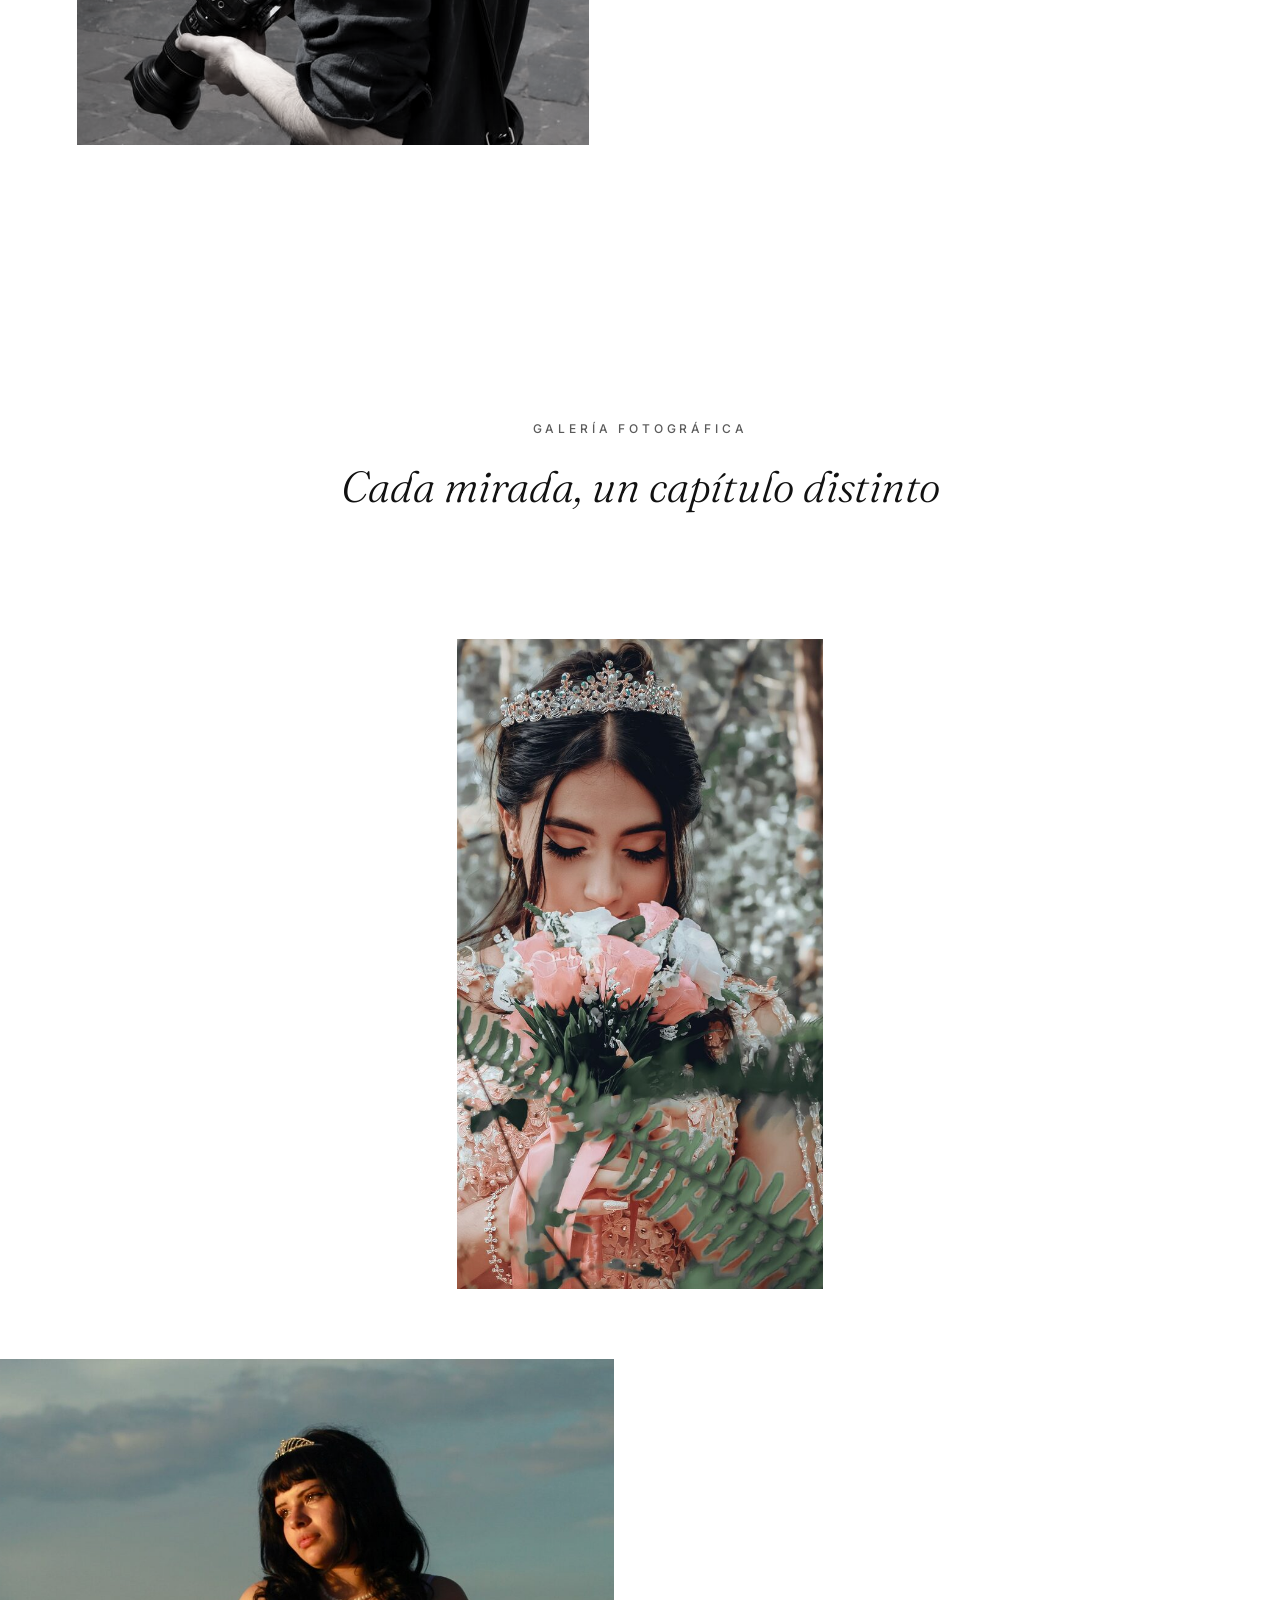
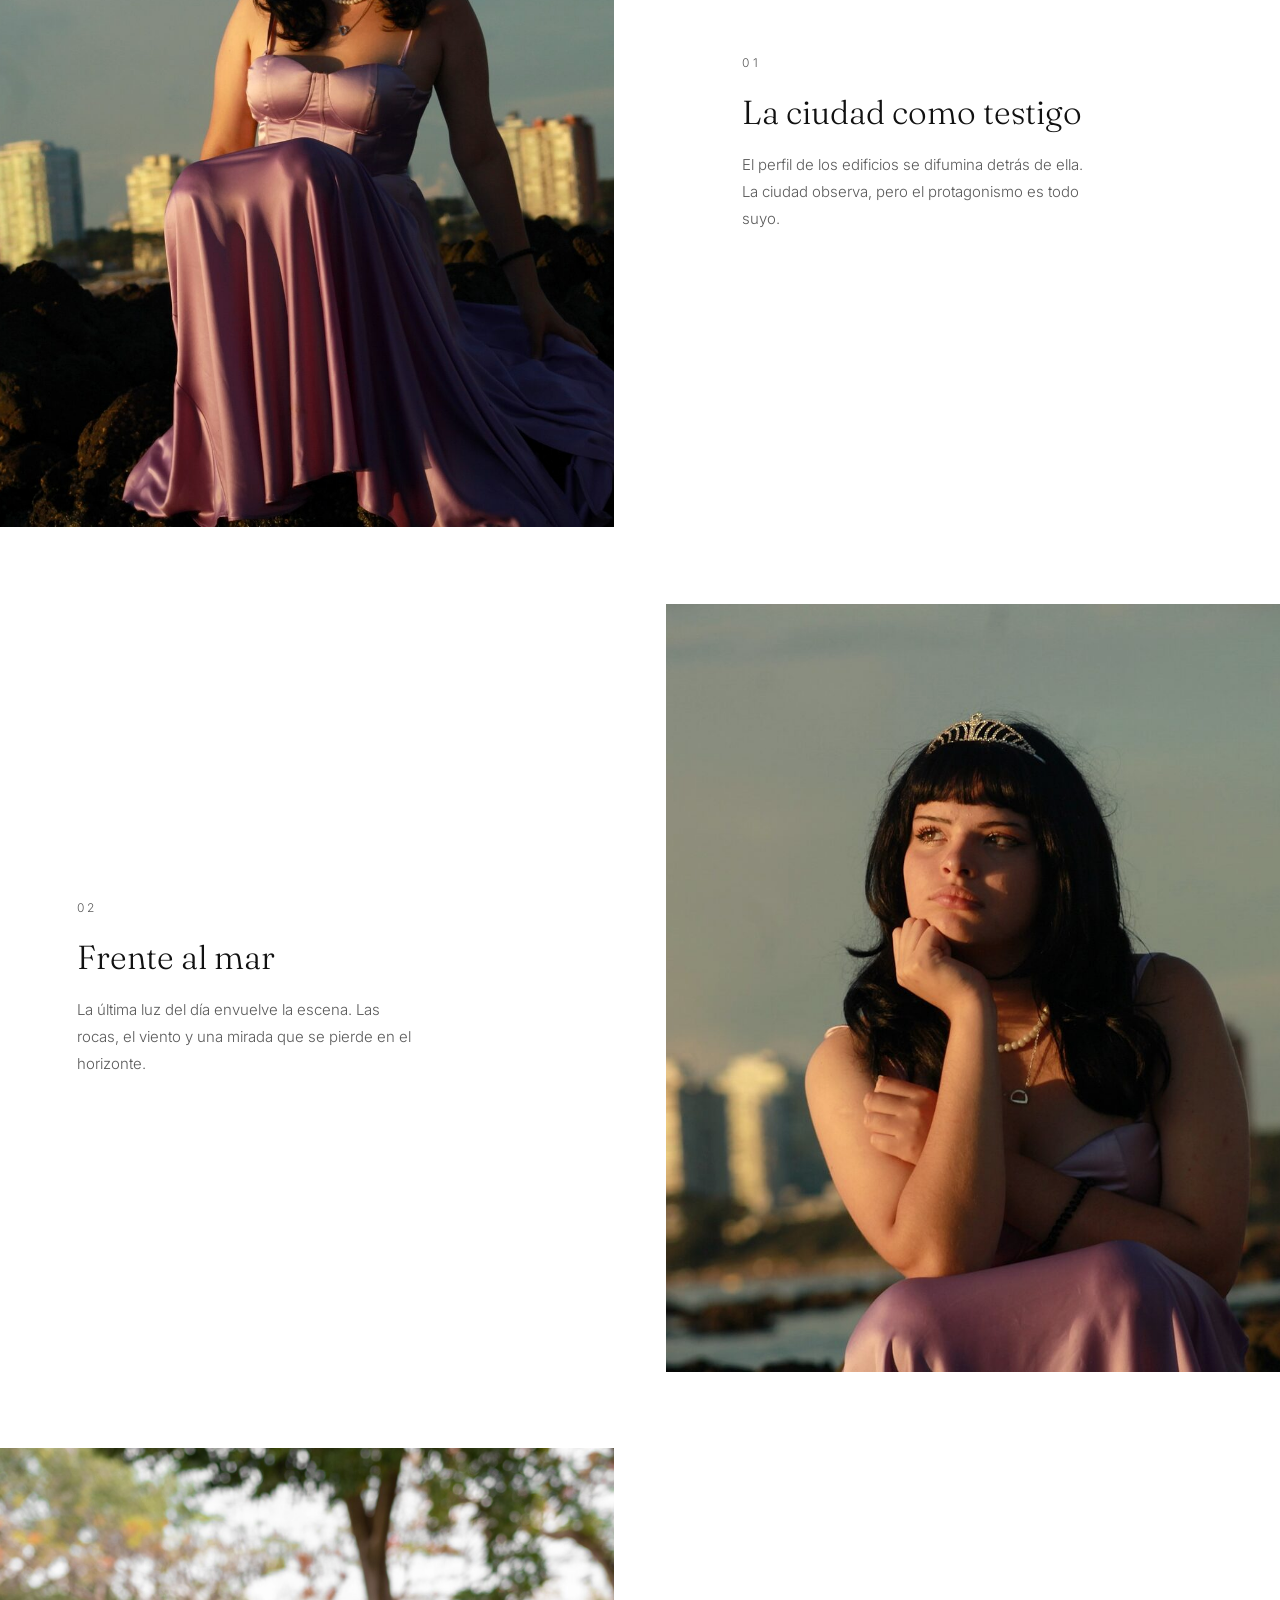
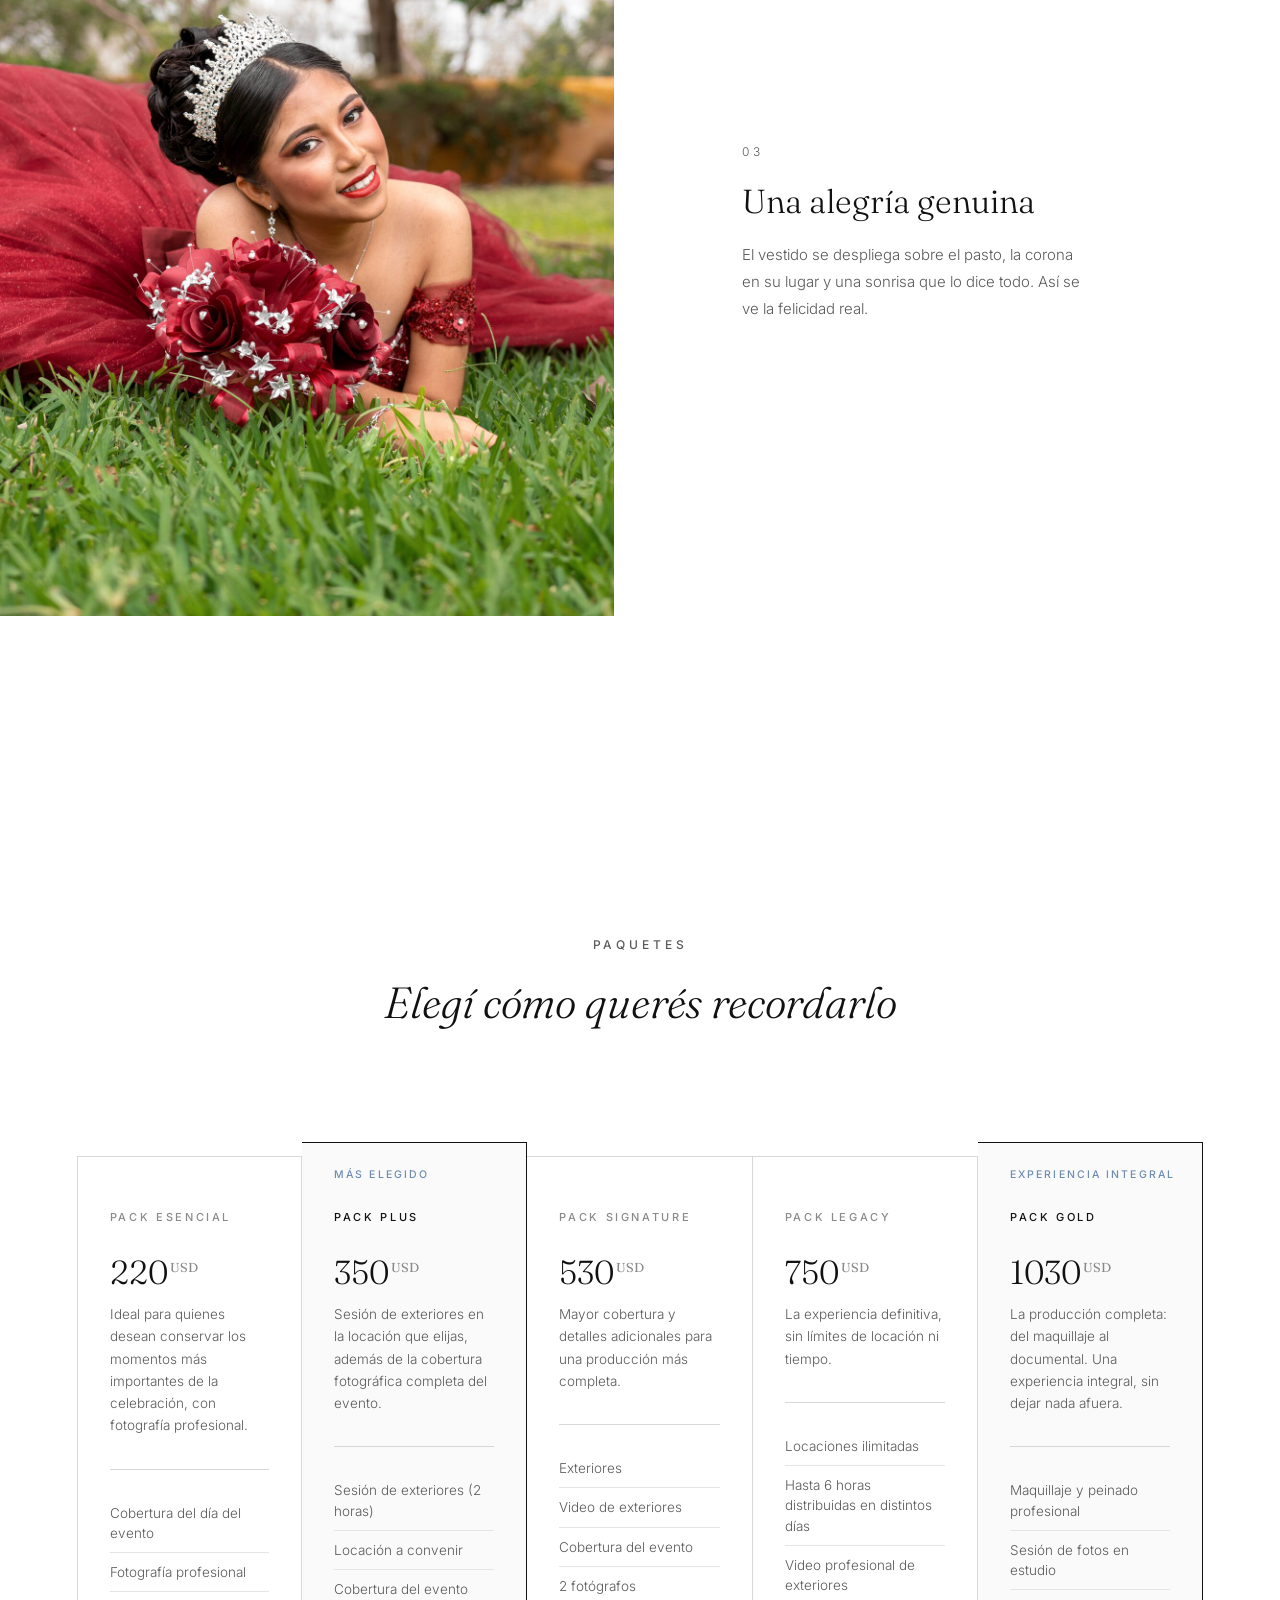
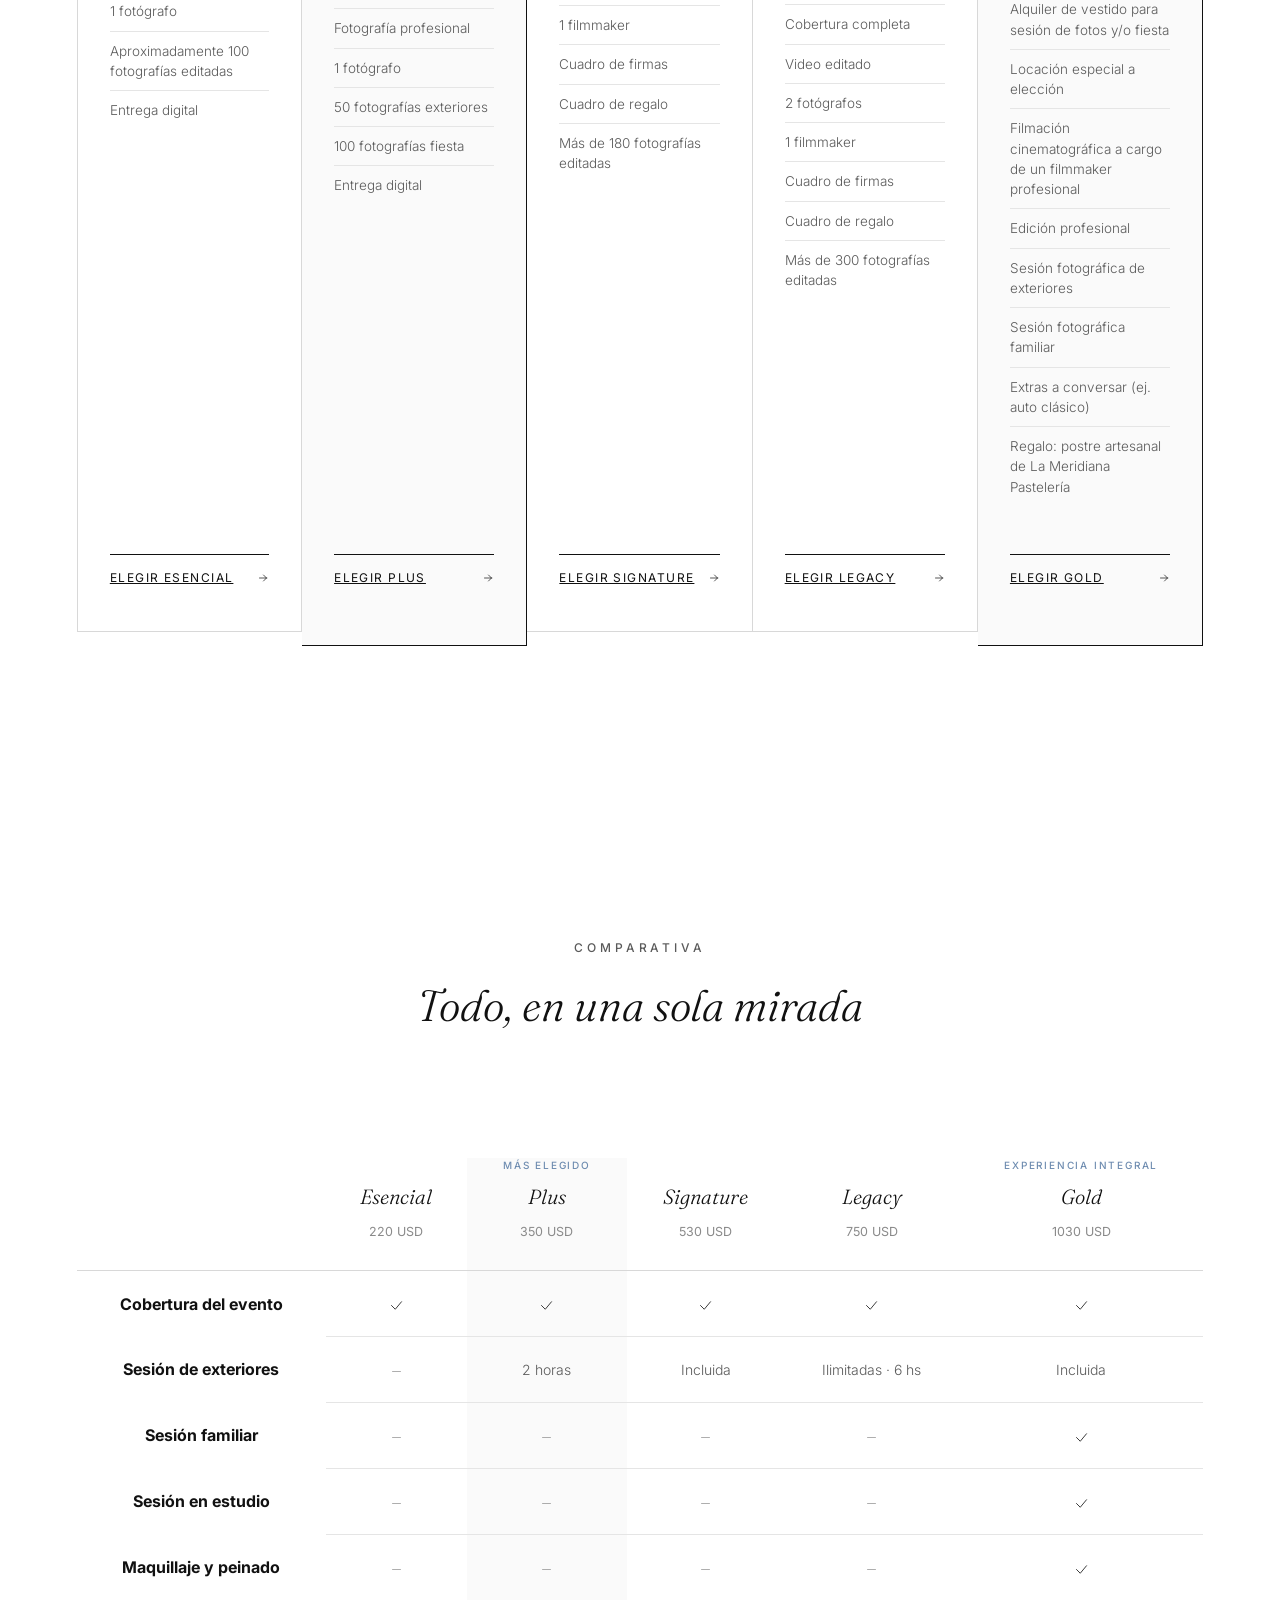
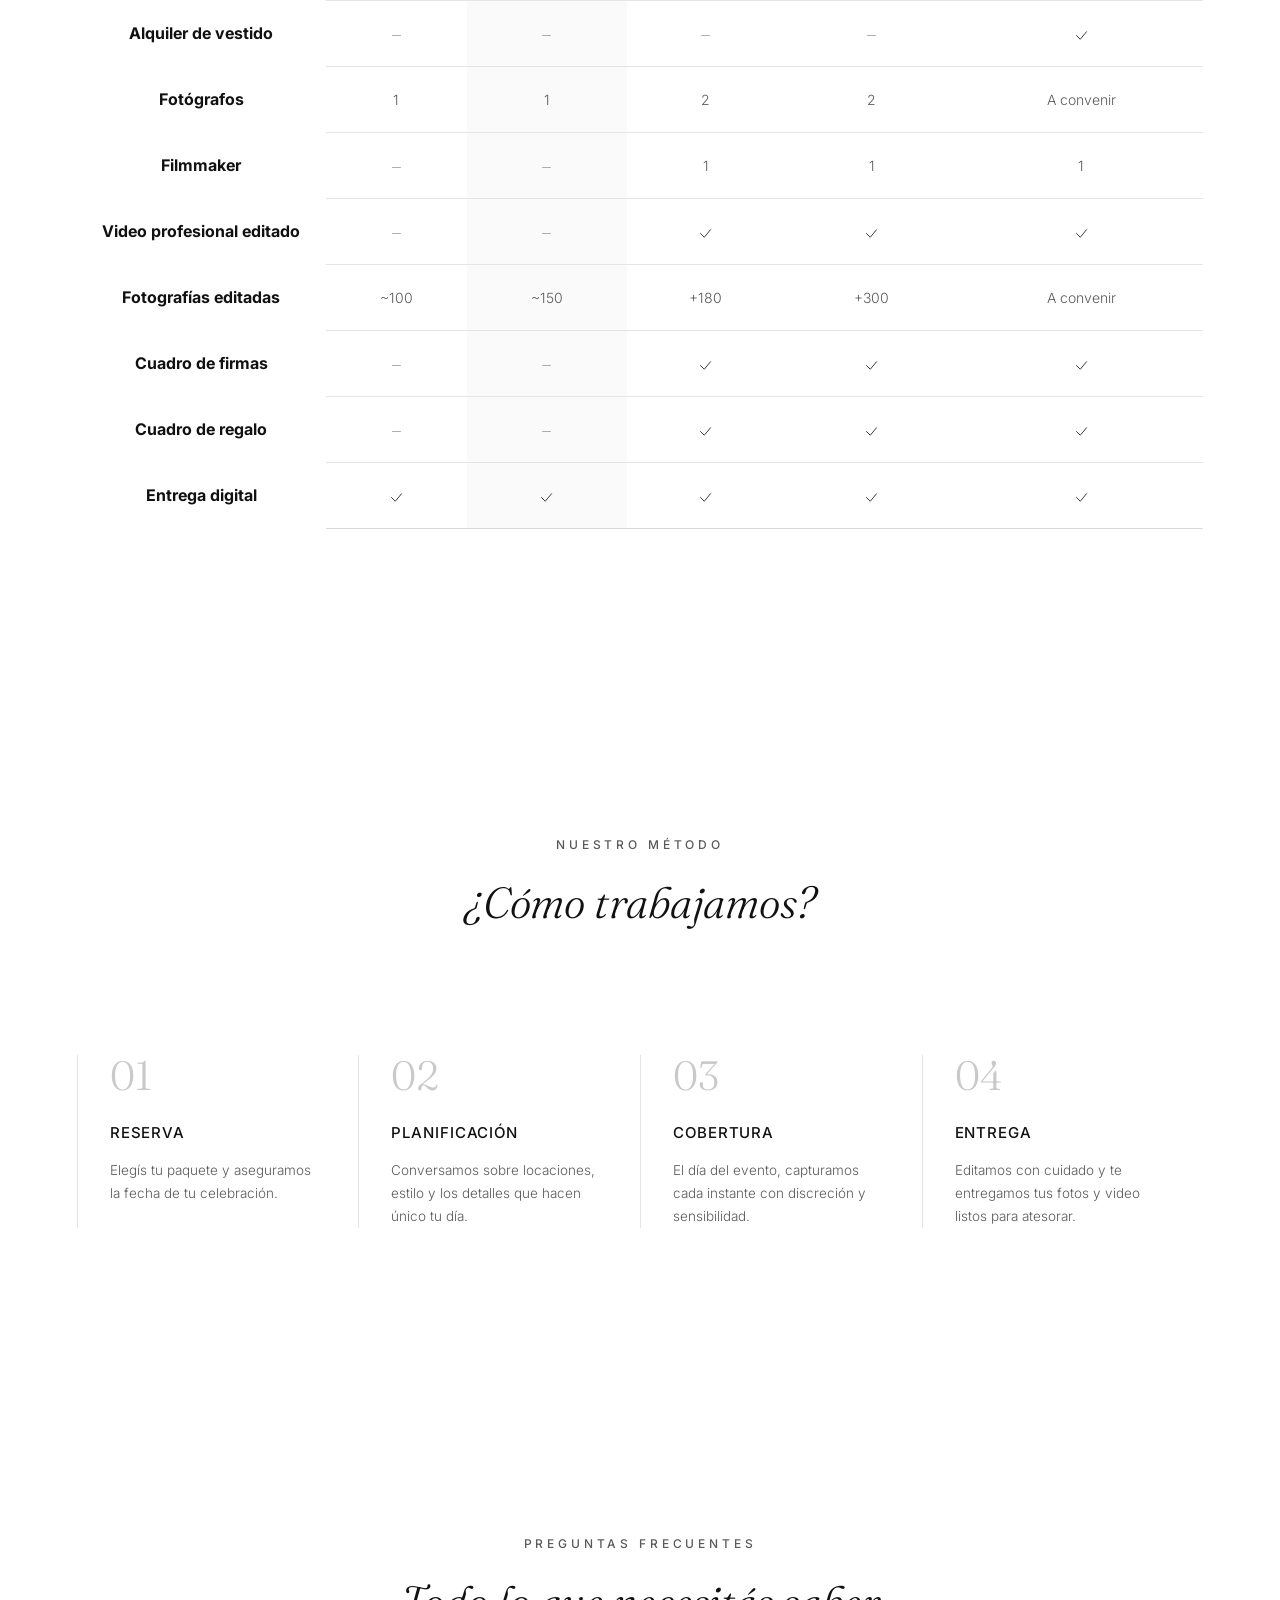
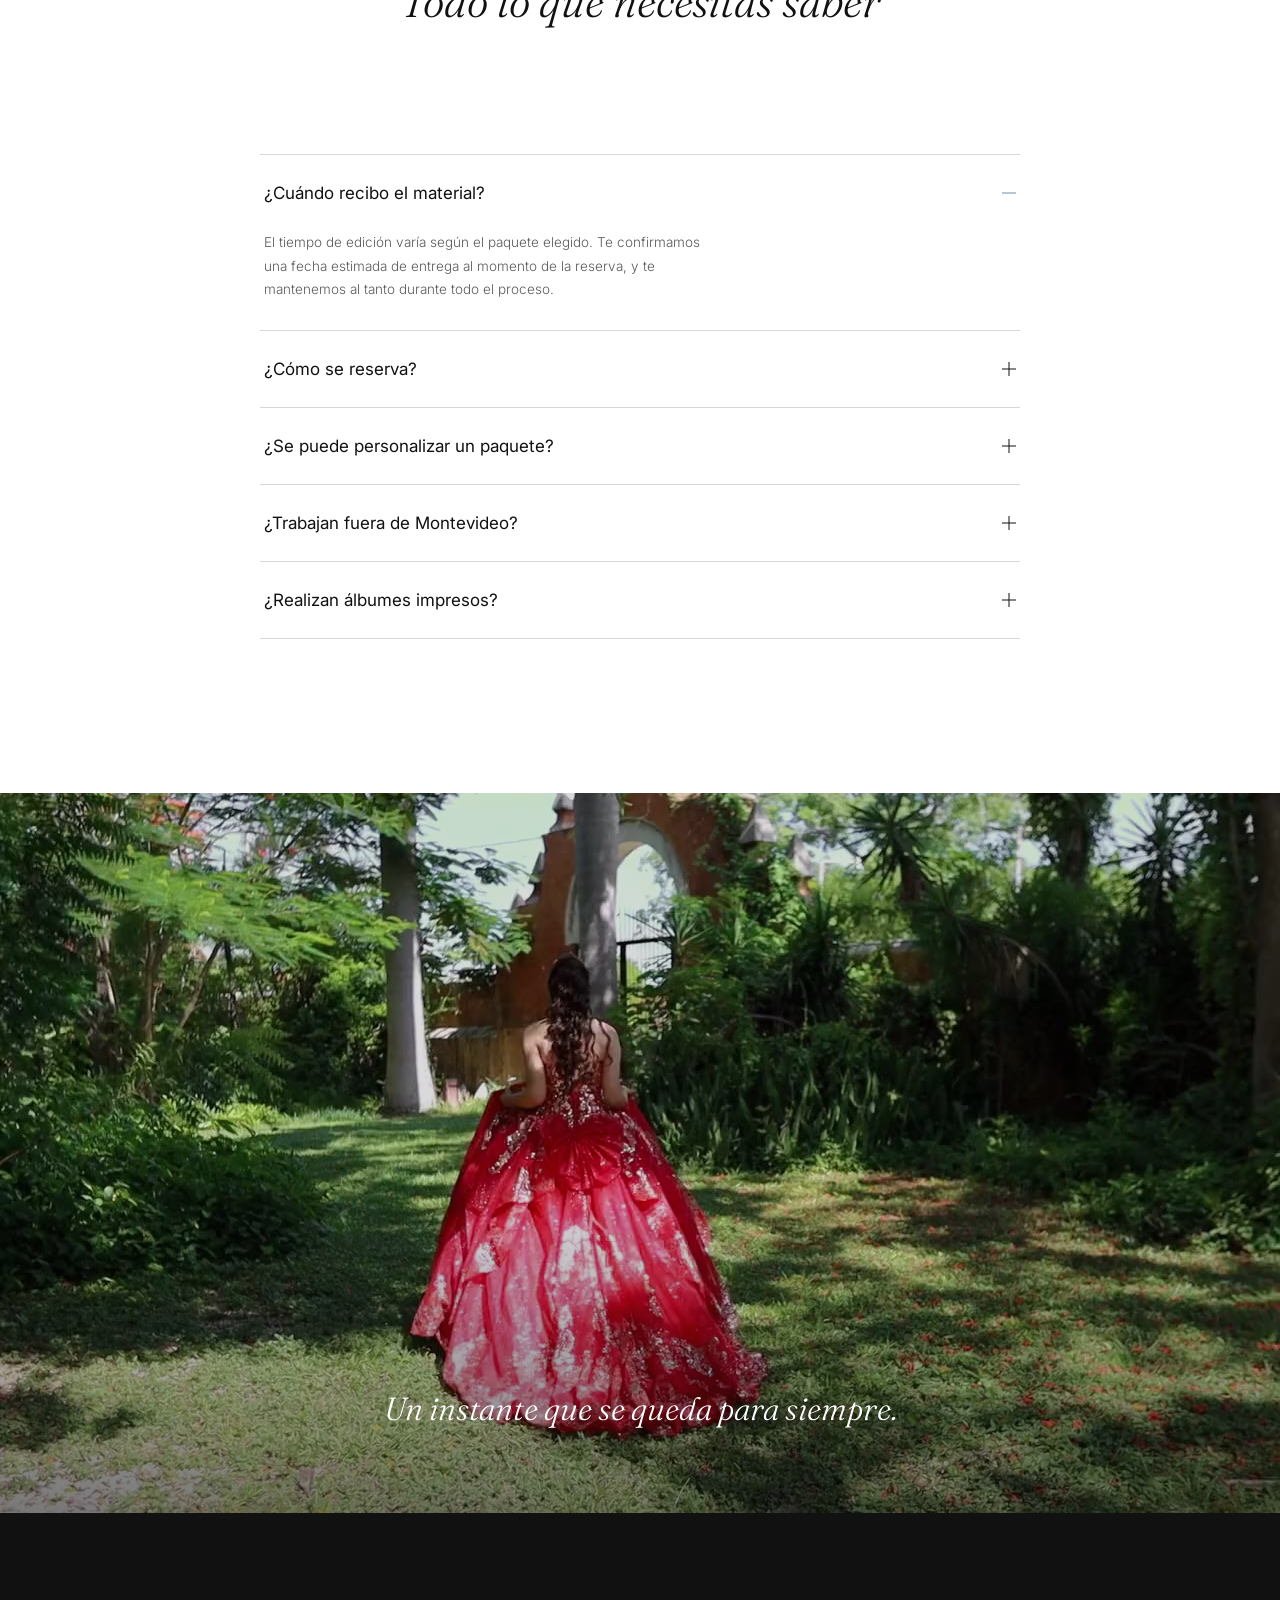
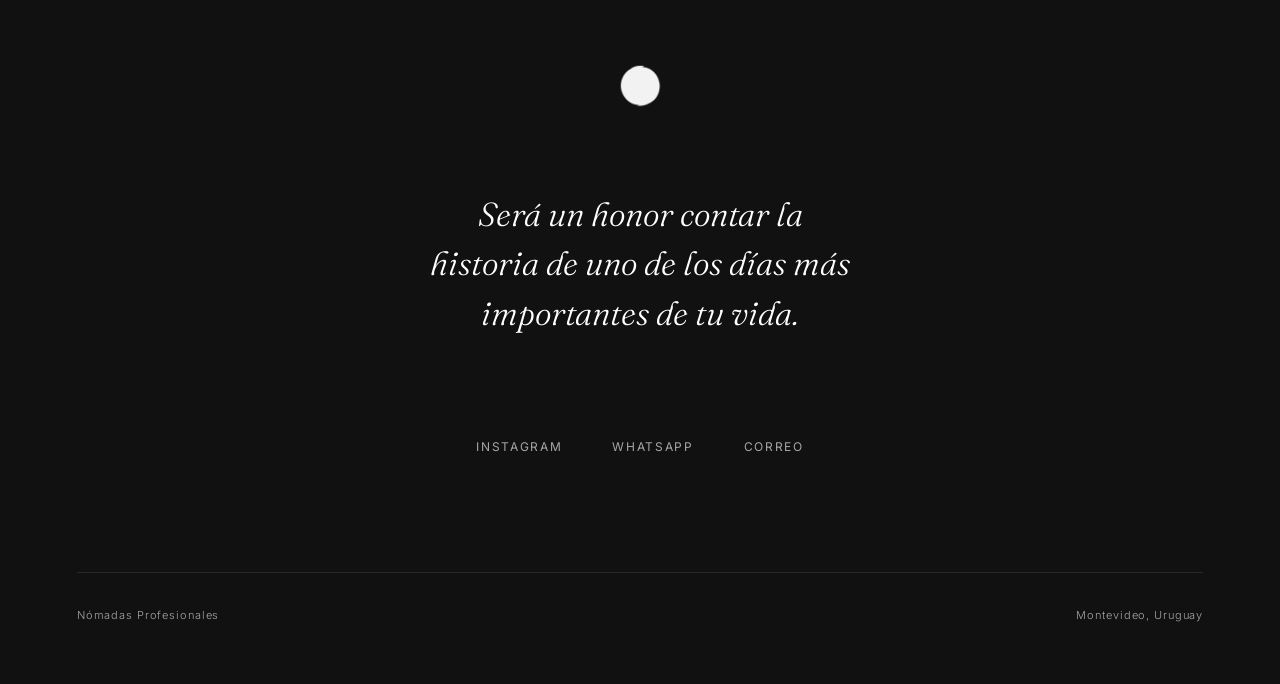
<file: index (2).html>
<!DOCTYPE html>
<html lang="es">
<head>
  <meta charset="UTF-8">
  <meta name="viewport" content="width=device-width, initial-scale=1.0">

  <!-- ==================== SEO ==================== -->
  <title>Nómadas Profesionales — Fotografía y Video de XV Años</title>
  <meta name="description" content="Fotografía y video profesional de XV años en Montevideo y todo Uruguay. Capturamos emociones y creamos recuerdos para toda la vida, con un estilo natural, elegante y cinematográfico.">
  <meta name="keywords" content="fotografía XV años, video XV años, quinceañera Montevideo, fotógrafo XV años Uruguay, filmmaker XV años">
  <meta name="author" content="Nómadas Profesionales">
  <link rel="canonical" href="https://www.nomadasprofesionales.com/xv-anos">

  <!-- Open Graph / redes sociales -->
  <meta property="og:type" content="website">
  <meta property="og:title" content="Nómadas Profesionales — Fotografía y Video de XV Años">
  <meta property="og:description" content="Capturamos emociones. Creamos recuerdos para toda la vida. Fotografía y video profesional de XV años, con un estilo natural, elegante y cinematográfico.">
  <meta property="og:image" content="img/hero.jpg">
  <meta property="og:locale" content="es_UY">
  <meta name="twitter:card" content="summary_large_image">

  <meta name="theme-color" content="#111111">

  <!-- ==================== Rendimiento: preconexión y fuentes ==================== -->
  <link rel="preconnect" href="https://fonts.googleapis.com">
  <link rel="preconnect" href="https://fonts.gstatic.com" crossorigin>
  <link href="https://fonts.googleapis.com/css2?family=Fraunces:ital,opsz,wght@0,9..144,300;0,9..144,400;1,9..144,300;1,9..144,400&family=Inter:wght@300;400;500&display=swap" rel="stylesheet">

  <link rel="preload" as="image" href="img/hero.jpg" fetchpriority="high">

  <link rel="stylesheet" href="css/style.css">

  <!-- ==================== Datos estructurados (SEO) ==================== -->
  <script type="application/ld+json">
  {
    "@context": "https://schema.org",
    "@type": "ProfessionalService",
    "name": "Nómadas Profesionales",
    "description": "Fotografía y video profesional de XV años, con estilo natural, elegante y cinematográfico.",
    "areaServed": {
      "@type": "City",
      "name": "Montevideo"
    },
    "serviceType": "Fotografía y video de XV años",
    "priceRange": "220 USD - 1030 USD"
  }
  </script>
</head>
<body>

  <!-- ==================== HEADER ==================== -->
  <header class="header">
    <a href="#inicio" class="header__logo" aria-label="Nómadas Profesionales — inicio">
      <img src="img/logo-black.png" alt="Nómadas Profesionales" width="34" height="34">
    </a>
    <a href="#contacto" class="header__cta">Reservar</a>
  </header>

  <main id="inicio">

    <!-- ==================== HERO ==================== -->
    <section class="hero" aria-label="Presentación">
      <img
        class="hero__imagen"
        src="img/hero.jpg"
        alt="Retrato editorial de una quinceañera al atardecer, con el horizonte de la ciudad de fondo"
        width="2400"
        height="1600"
        fetchpriority="high"
      >
      <div class="hero__velo"></div>

      <div class="hero__contenido">
        <p class="hero__eyebrow"><span>XV Años</span></p>

        <h1 class="hero__titulo">
          <span class="linea"><span>Capturamos emociones.</span></span>
          <span class="linea"><span>Creamos recuerdos para toda la vida.</span></span>
        </h1>

        <div class="hero__cta-wrap">
          <a href="#propuesta" class="boton-linea">
            Descubrir la experiencia
            <svg viewBox="0 0 24 24" fill="none" aria-hidden="true">
              <path d="M5 12H19M19 12L13 6M19 12L13 18" stroke="currentColor" stroke-width="1.4" stroke-linecap="round" stroke-linejoin="round"/>
            </svg>
          </a>
        </div>
      </div>
    </section>

    <!-- ==================== NUESTRA PROPUESTA ==================== -->
    <section class="propuesta" id="propuesta" aria-labelledby="propuesta-titulo">
      <h2 id="propuesta-titulo" class="sr-only">Nuestra propuesta</h2>

      <div class="propuesta__grid">
        <div class="propuesta__figura" data-reveal>
          <img
            src="img/about.jpg"
            alt="El fotógrafo de Nómadas Profesionales trabajando en el terreno, cámara en mano"
            width="1200"
            height="800"
            loading="lazy"
          >
        </div>

        <div class="propuesta__bloque">
          <p class="propuesta__linea propuesta__linea--intro" data-reveal>
            En Nómadas Profesionales creemos que una fotografía no solo captura un instante.
          </p>
          <p class="propuesta__linea propuesta__linea--enfasis" data-reveal>
            Conserva emociones.
          </p>
          <p class="propuesta__linea propuesta__linea--cierre" data-reveal>
            Cada celebración es única y merece ser recordada con un estilo natural, elegante y cinematográfico.
          </p>
        </div>
      </div>
    </section>

    <!-- ==================== GALERÍA FOTOGRÁFICA ==================== -->
    <section class="galeria" id="galeria" aria-labelledby="galeria-titulo">
      <div class="encabezado-seccion">
        <p class="eyebrow">Galería fotográfica</p>
        <h2 id="galeria-titulo" class="titulo-seccion">Cada mirada, un capítulo distinto</h2>
      </div>

      <!-- Otoño: una sola foto, vertical -->
      <figure class="galeria__ancha" data-reveal>
        <img src="img/gallery-08.jpg" alt="Retrato oliendo un ramo de flores entre helechos" width="1600" height="1066" loading="lazy">
      </figure>

      <!-- El video se movió a una sección propia al final de la página,
           donde se reproduce de fondo automáticamente al llegar a esa altura. -->

      <article class="galeria__entrada">
        <div class="galeria__figura" data-reveal>
          <img src="img/gallery-02.jpg" alt="Retrato frente al horizonte de la ciudad, al atardecer" width="1600" height="1245" loading="lazy">
        </div>
        <div class="galeria__texto">
          <span class="galeria__numero">01</span>
          <h3 class="galeria__titulo">La ciudad como testigo</h3>
          <p class="galeria__descripcion">El perfil de los edificios se difumina detrás de ella. La ciudad observa, pero el protagonismo es todo suyo.</p>
        </div>
      </article>

      <article class="galeria__entrada galeria__entrada--invertida">
        <div class="galeria__figura" data-reveal>
          <img src="img/gallery-04.jpg" alt="Retrato sobre las rocas de la costa, al atardecer" width="1600" height="1067" loading="lazy">
        </div>
        <div class="galeria__texto">
          <span class="galeria__numero">02</span>
          <h3 class="galeria__titulo">Frente al mar</h3>
          <p class="galeria__descripcion">La última luz del día envuelve la escena. Las rocas, el viento y una mirada que se pierde en el horizonte.</p>
        </div>
      </article>

      <article class="galeria__entrada">
        <div class="galeria__figura" data-reveal>
          <img src="img/gallery-07.jpg" alt="Retrato recostada sobre el pasto con vestido rojo, tiara y ramo" width="1280" height="1600" loading="lazy">
        </div>
        <div class="galeria__texto">
          <span class="galeria__numero">03</span>
          <h3 class="galeria__titulo">Una alegría genuina</h3>
          <p class="galeria__descripcion">El vestido se despliega sobre el pasto, la corona en su lugar y una sonrisa que lo dice todo. Así se ve la felicidad real.</p>
        </div>
      </article>
    </section>

    <!-- ==================== PAQUETES ==================== -->
    <section class="paquetes" id="paquetes" aria-labelledby="paquetes-titulo">
      <div class="encabezado-seccion">
        <p class="eyebrow">Paquetes</p>
        <h2 id="paquetes-titulo" class="titulo-seccion">Elegí cómo querés recordarlo</h2>
      </div>

      <div class="paquetes__grid">

        <article class="tarjeta">
          <p class="tarjeta__nombre">Pack Esencial</p>
          <p class="tarjeta__precio">220<sup>USD</sup></p>
          <p class="tarjeta__descripcion">Ideal para quienes desean conservar los momentos más importantes de la celebración, con fotografía profesional.</p>
          <div class="tarjeta__divisor"></div>
          <ul class="tarjeta__lista">
            <li>Cobertura del día del evento</li>
            <li>Fotografía profesional</li>
            <li>1 fotógrafo</li>
            <li>Aproximadamente 100 fotografías editadas</li>
            <li>Entrega digital</li>
          </ul>
          <a href="#contacto" class="tarjeta__cta">
            Elegir Esencial
            <svg class="icono" viewBox="0 0 24 24" fill="none" aria-hidden="true"><path d="M5 12H19M19 12L13 6M19 12L13 18" stroke="currentColor" stroke-width="1.4" stroke-linecap="round" stroke-linejoin="round"/></svg>
          </a>
        </article>

        <article class="tarjeta tarjeta--destacada">
          <span class="tarjeta__etiqueta">Más elegido</span>
          <p class="tarjeta__nombre">Pack Plus</p>
          <p class="tarjeta__precio">350<sup>USD</sup></p>
          <p class="tarjeta__descripcion">Sesión de exteriores en la locación que elijas, además de la cobertura fotográfica completa del evento.</p>
          <div class="tarjeta__divisor"></div>
          <ul class="tarjeta__lista">
            <li>Sesión de exteriores (2 horas)</li>
            <li>Locación a convenir</li>
            <li>Cobertura del evento</li>
            <li>Fotografía profesional</li>
            <li>1 fotógrafo</li>
            <li>50 fotografías exteriores</li>
            <li>100 fotografías fiesta</li>
            <li>Entrega digital</li>
          </ul>
          <a href="#contacto" class="tarjeta__cta">
            Elegir Plus
            <svg class="icono" viewBox="0 0 24 24" fill="none" aria-hidden="true"><path d="M5 12H19M19 12L13 6M19 12L13 18" stroke="currentColor" stroke-width="1.4" stroke-linecap="round" stroke-linejoin="round"/></svg>
          </a>
        </article>

        <article class="tarjeta">
          <p class="tarjeta__nombre">Pack Signature</p>
          <p class="tarjeta__precio">530<sup>USD</sup></p>
          <p class="tarjeta__descripcion">Mayor cobertura y detalles adicionales para una producción más completa.</p>
          <div class="tarjeta__divisor"></div>
          <ul class="tarjeta__lista">
            <li>Exteriores</li>
            <li>Video de exteriores</li>
            <li>Cobertura del evento</li>
            <li>2 fotógrafos</li>
            <li>1 filmmaker</li>
            <li>Cuadro de firmas</li>
            <li>Cuadro de regalo</li>
            <li>Más de 180 fotografías editadas</li>
          </ul>
          <a href="#contacto" class="tarjeta__cta">
            Elegir Signature
            <svg class="icono" viewBox="0 0 24 24" fill="none" aria-hidden="true"><path d="M5 12H19M19 12L13 6M19 12L13 18" stroke="currentColor" stroke-width="1.4" stroke-linecap="round" stroke-linejoin="round"/></svg>
          </a>
        </article>

        <article class="tarjeta">
          <p class="tarjeta__nombre">Pack Legacy</p>
          <p class="tarjeta__precio">750<sup>USD</sup></p>
          <p class="tarjeta__descripcion">La experiencia definitiva, sin límites de locación ni tiempo.</p>
          <div class="tarjeta__divisor"></div>
          <ul class="tarjeta__lista">
            <li>Locaciones ilimitadas</li>
            <li>Hasta 6 horas distribuidas en distintos días</li>
            <li>Video profesional de exteriores</li>
            <li>Cobertura completa</li>
            <li>Video editado</li>
            <li>2 fotógrafos</li>
            <li>1 filmmaker</li>
            <li>Cuadro de firmas</li>
            <li>Cuadro de regalo</li>
            <li>Más de 300 fotografías editadas</li>
          </ul>
          <a href="#contacto" class="tarjeta__cta">
            Elegir Legacy
            <svg class="icono" viewBox="0 0 24 24" fill="none" aria-hidden="true"><path d="M5 12H19M19 12L13 6M19 12L13 18" stroke="currentColor" stroke-width="1.4" stroke-linecap="round" stroke-linejoin="round"/></svg>
          </a>
        </article>

        <article class="tarjeta tarjeta--destacada">
          <span class="tarjeta__etiqueta">Experiencia integral</span>
          <p class="tarjeta__nombre">Pack Gold</p>
          <p class="tarjeta__precio">1030<sup>USD</sup></p>
          <p class="tarjeta__descripcion">La producción completa: del maquillaje al documental. Una experiencia integral, sin dejar nada afuera.</p>
          <div class="tarjeta__divisor"></div>
          <ul class="tarjeta__lista">
            <li>Maquillaje y peinado profesional</li>
            <li>Sesión de fotos en estudio</li>
            <li>Alquiler de vestido para sesión de fotos y/o fiesta</li>
            <li>Locación especial a elección</li>
            <li>Filmación cinematográfica a cargo de un filmmaker profesional</li>
            <li>Edición profesional</li>
            <li>Sesión fotográfica de exteriores</li>
            <li>Sesión fotográfica familiar</li>
            <li>Extras a conversar (ej. auto clásico)</li>
            <li>Regalo: postre artesanal de La Meridiana Pastelería</li>
          </ul>
          <a href="#contacto" class="tarjeta__cta">
            Elegir Gold
            <svg class="icono" viewBox="0 0 24 24" fill="none" aria-hidden="true"><path d="M5 12H19M19 12L13 6M19 12L13 18" stroke="currentColor" stroke-width="1.4" stroke-linecap="round" stroke-linejoin="round"/></svg>
          </a>
        </article>

      </div>
    </section>

    <!-- ==================== COMPARATIVA ==================== -->
    <section class="comparativa" id="comparativa" aria-labelledby="comparativa-titulo">
      <div class="encabezado-seccion">
        <p class="eyebrow">Comparativa</p>
        <h2 id="comparativa-titulo" class="titulo-seccion">Todo, en una sola mirada</h2>
      </div>

      <div class="comparativa__wrap">
        <table class="tabla-comparativa">
          <caption class="sr-only">Comparación de características entre los cinco paquetes de fotografía y video de XV años</caption>
          <thead>
            <tr>
              <th scope="col"></th>
              <th scope="col">
                <div class="th-interior">
                  <span class="th-etiqueta"></span>
                  <span class="th-nombre">Esencial</span>
                  <span class="th-precio">220 USD</span>
                </div>
              </th>
              <th scope="col" class="col-plus">
                <div class="th-interior">
                  <span class="th-etiqueta">Más elegido</span>
                  <span class="th-nombre">Plus</span>
                  <span class="th-precio">350 USD</span>
                </div>
              </th>
              <th scope="col">
                <div class="th-interior">
                  <span class="th-etiqueta"></span>
                  <span class="th-nombre">Signature</span>
                  <span class="th-precio">530 USD</span>
                </div>
              </th>
              <th scope="col">
                <div class="th-interior">
                  <span class="th-etiqueta"></span>
                  <span class="th-nombre">Legacy</span>
                  <span class="th-precio">750 USD</span>
                </div>
              </th>
              <th scope="col">
                <div class="th-interior">
                  <span class="th-etiqueta">Experiencia integral</span>
                  <span class="th-nombre">Gold</span>
                  <span class="th-precio">1030 USD</span>
                </div>
              </th>
            </tr>
          </thead>
          <tbody>
            <tr>
              <th scope="row">Cobertura del evento</th>
              <td><svg class="icono icono--check" viewBox="0 0 24 24" aria-label="Incluido"><polyline points="4 12 10 18 20 6"/></svg></td>
              <td class="col-plus"><svg class="icono icono--check" viewBox="0 0 24 24" aria-label="Incluido"><polyline points="4 12 10 18 20 6"/></svg></td>
              <td><svg class="icono icono--check" viewBox="0 0 24 24" aria-label="Incluido"><polyline points="4 12 10 18 20 6"/></svg></td>
              <td><svg class="icono icono--check" viewBox="0 0 24 24" aria-label="Incluido"><polyline points="4 12 10 18 20 6"/></svg></td>
              <td><svg class="icono icono--check" viewBox="0 0 24 24" aria-label="Incluido"><polyline points="4 12 10 18 20 6"/></svg></td>
            </tr>
            <tr>
              <th scope="row">Sesión de exteriores</th>
              <td><svg class="icono icono--guion" viewBox="0 0 24 24" aria-label="No incluido"><line x1="5" y1="12" x2="19" y2="12"/></svg></td>
              <td class="col-plus">2 horas</td>
              <td>Incluida</td>
              <td>Ilimitadas · 6 hs</td>
              <td>Incluida</td>
            </tr>
            <tr>
              <th scope="row">Sesión familiar</th>
              <td><svg class="icono icono--guion" viewBox="0 0 24 24" aria-label="No incluido"><line x1="5" y1="12" x2="19" y2="12"/></svg></td>
              <td class="col-plus"><svg class="icono icono--guion" viewBox="0 0 24 24" aria-label="No incluido"><line x1="5" y1="12" x2="19" y2="12"/></svg></td>
              <td><svg class="icono icono--guion" viewBox="0 0 24 24" aria-label="No incluido"><line x1="5" y1="12" x2="19" y2="12"/></svg></td>
              <td><svg class="icono icono--guion" viewBox="0 0 24 24" aria-label="No incluido"><line x1="5" y1="12" x2="19" y2="12"/></svg></td>
              <td><svg class="icono icono--check" viewBox="0 0 24 24" aria-label="Incluido"><polyline points="4 12 10 18 20 6"/></svg></td>
            </tr>
            <tr>
              <th scope="row">Sesión en estudio</th>
              <td><svg class="icono icono--guion" viewBox="0 0 24 24" aria-label="No incluido"><line x1="5" y1="12" x2="19" y2="12"/></svg></td>
              <td class="col-plus"><svg class="icono icono--guion" viewBox="0 0 24 24" aria-label="No incluido"><line x1="5" y1="12" x2="19" y2="12"/></svg></td>
              <td><svg class="icono icono--guion" viewBox="0 0 24 24" aria-label="No incluido"><line x1="5" y1="12" x2="19" y2="12"/></svg></td>
              <td><svg class="icono icono--guion" viewBox="0 0 24 24" aria-label="No incluido"><line x1="5" y1="12" x2="19" y2="12"/></svg></td>
              <td><svg class="icono icono--check" viewBox="0 0 24 24" aria-label="Incluido"><polyline points="4 12 10 18 20 6"/></svg></td>
            </tr>
            <tr>
              <th scope="row">Maquillaje y peinado</th>
              <td><svg class="icono icono--guion" viewBox="0 0 24 24" aria-label="No incluido"><line x1="5" y1="12" x2="19" y2="12"/></svg></td>
              <td class="col-plus"><svg class="icono icono--guion" viewBox="0 0 24 24" aria-label="No incluido"><line x1="5" y1="12" x2="19" y2="12"/></svg></td>
              <td><svg class="icono icono--guion" viewBox="0 0 24 24" aria-label="No incluido"><line x1="5" y1="12" x2="19" y2="12"/></svg></td>
              <td><svg class="icono icono--guion" viewBox="0 0 24 24" aria-label="No incluido"><line x1="5" y1="12" x2="19" y2="12"/></svg></td>
              <td><svg class="icono icono--check" viewBox="0 0 24 24" aria-label="Incluido"><polyline points="4 12 10 18 20 6"/></svg></td>
            </tr>
            <tr>
              <th scope="row">Alquiler de vestido</th>
              <td><svg class="icono icono--guion" viewBox="0 0 24 24" aria-label="No incluido"><line x1="5" y1="12" x2="19" y2="12"/></svg></td>
              <td class="col-plus"><svg class="icono icono--guion" viewBox="0 0 24 24" aria-label="No incluido"><line x1="5" y1="12" x2="19" y2="12"/></svg></td>
              <td><svg class="icono icono--guion" viewBox="0 0 24 24" aria-label="No incluido"><line x1="5" y1="12" x2="19" y2="12"/></svg></td>
              <td><svg class="icono icono--guion" viewBox="0 0 24 24" aria-label="No incluido"><line x1="5" y1="12" x2="19" y2="12"/></svg></td>
              <td><svg class="icono icono--check" viewBox="0 0 24 24" aria-label="Incluido"><polyline points="4 12 10 18 20 6"/></svg></td>
            </tr>
            <tr>
              <th scope="row">Fotógrafos</th>
              <td>1</td>
              <td class="col-plus">1</td>
              <td>2</td>
              <td>2</td>
              <td>A convenir</td>
            </tr>
            <tr>
              <th scope="row">Filmmaker</th>
              <td><svg class="icono icono--guion" viewBox="0 0 24 24" aria-label="No incluido"><line x1="5" y1="12" x2="19" y2="12"/></svg></td>
              <td class="col-plus"><svg class="icono icono--guion" viewBox="0 0 24 24" aria-label="No incluido"><line x1="5" y1="12" x2="19" y2="12"/></svg></td>
              <td>1</td>
              <td>1</td>
              <td>1</td>
            </tr>
            <tr>
              <th scope="row">Video profesional editado</th>
              <td><svg class="icono icono--guion" viewBox="0 0 24 24" aria-label="No incluido"><line x1="5" y1="12" x2="19" y2="12"/></svg></td>
              <td class="col-plus"><svg class="icono icono--guion" viewBox="0 0 24 24" aria-label="No incluido"><line x1="5" y1="12" x2="19" y2="12"/></svg></td>
              <td><svg class="icono icono--check" viewBox="0 0 24 24" aria-label="Incluido"><polyline points="4 12 10 18 20 6"/></svg></td>
              <td><svg class="icono icono--check" viewBox="0 0 24 24" aria-label="Incluido"><polyline points="4 12 10 18 20 6"/></svg></td>
              <td><svg class="icono icono--check" viewBox="0 0 24 24" aria-label="Incluido"><polyline points="4 12 10 18 20 6"/></svg></td>
            </tr>
            <tr>
              <th scope="row">Fotografías editadas</th>
              <td>~100</td>
              <td class="col-plus">~150</td>
              <td>+180</td>
              <td>+300</td>
              <td>A convenir</td>
            </tr>
            <tr>
              <th scope="row">Cuadro de firmas</th>
              <td><svg class="icono icono--guion" viewBox="0 0 24 24" aria-label="No incluido"><line x1="5" y1="12" x2="19" y2="12"/></svg></td>
              <td class="col-plus"><svg class="icono icono--guion" viewBox="0 0 24 24" aria-label="No incluido"><line x1="5" y1="12" x2="19" y2="12"/></svg></td>
              <td><svg class="icono icono--check" viewBox="0 0 24 24" aria-label="Incluido"><polyline points="4 12 10 18 20 6"/></svg></td>
              <td><svg class="icono icono--check" viewBox="0 0 24 24" aria-label="Incluido"><polyline points="4 12 10 18 20 6"/></svg></td>
              <td><svg class="icono icono--check" viewBox="0 0 24 24" aria-label="Incluido"><polyline points="4 12 10 18 20 6"/></svg></td>
            </tr>
            <tr>
              <th scope="row">Cuadro de regalo</th>
              <td><svg class="icono icono--guion" viewBox="0 0 24 24" aria-label="No incluido"><line x1="5" y1="12" x2="19" y2="12"/></svg></td>
              <td class="col-plus"><svg class="icono icono--guion" viewBox="0 0 24 24" aria-label="No incluido"><line x1="5" y1="12" x2="19" y2="12"/></svg></td>
              <td><svg class="icono icono--check" viewBox="0 0 24 24" aria-label="Incluido"><polyline points="4 12 10 18 20 6"/></svg></td>
              <td><svg class="icono icono--check" viewBox="0 0 24 24" aria-label="Incluido"><polyline points="4 12 10 18 20 6"/></svg></td>
              <td><svg class="icono icono--check" viewBox="0 0 24 24" aria-label="Incluido"><polyline points="4 12 10 18 20 6"/></svg></td>
            </tr>
            <tr>
              <th scope="row">Entrega digital</th>
              <td><svg class="icono icono--check" viewBox="0 0 24 24" aria-label="Incluido"><polyline points="4 12 10 18 20 6"/></svg></td>
              <td class="col-plus"><svg class="icono icono--check" viewBox="0 0 24 24" aria-label="Incluido"><polyline points="4 12 10 18 20 6"/></svg></td>
              <td><svg class="icono icono--check" viewBox="0 0 24 24" aria-label="Incluido"><polyline points="4 12 10 18 20 6"/></svg></td>
              <td><svg class="icono icono--check" viewBox="0 0 24 24" aria-label="Incluido"><polyline points="4 12 10 18 20 6"/></svg></td>
              <td><svg class="icono icono--check" viewBox="0 0 24 24" aria-label="Incluido"><polyline points="4 12 10 18 20 6"/></svg></td>
            </tr>
          </tbody>
        </table>
      </div>
    </section>

    <!-- ==================== ¿CÓMO TRABAJAMOS? ==================== -->
    <section class="proceso" id="proceso" aria-labelledby="proceso-titulo">
      <div class="encabezado-seccion">
        <p class="eyebrow">Nuestro método</p>
        <h2 id="proceso-titulo" class="titulo-seccion">¿Cómo trabajamos?</h2>
      </div>

      <div class="proceso__grid">
        <div class="paso" data-reveal>
          <p class="paso__numero">01</p>
          <p class="paso__titulo">Reserva</p>
          <p class="paso__texto">Elegís tu paquete y aseguramos la fecha de tu celebración.</p>
        </div>
        <div class="paso" data-reveal>
          <p class="paso__numero">02</p>
          <p class="paso__titulo">Planificación</p>
          <p class="paso__texto">Conversamos sobre locaciones, estilo y los detalles que hacen único tu día.</p>
        </div>
        <div class="paso" data-reveal>
          <p class="paso__numero">03</p>
          <p class="paso__titulo">Cobertura</p>
          <p class="paso__texto">El día del evento, capturamos cada instante con discreción y sensibilidad.</p>
        </div>
        <div class="paso" data-reveal>
          <p class="paso__numero">04</p>
          <p class="paso__titulo">Entrega</p>
          <p class="paso__texto">Editamos con cuidado y te entregamos tus fotos y video listos para atesorar.</p>
        </div>
      </div>
    </section>

    <!-- ==================== PREGUNTAS FRECUENTES ==================== -->
    <section class="faq" id="faq" aria-labelledby="faq-titulo">
      <div class="encabezado-seccion">
        <p class="eyebrow">Preguntas frecuentes</p>
        <h2 id="faq-titulo" class="titulo-seccion">Todo lo que necesitás saber</h2>
      </div>

      <div class="faq__lista">

        <div class="faq__item is-open">
          <h3>
            <button class="faq__pregunta" aria-expanded="true" aria-controls="respuesta-1" id="pregunta-1">
              <span class="faq__texto-pregunta">¿Cuándo recibo el material?</span>
              <span class="faq__signo" aria-hidden="true"></span>
            </button>
          </h3>
          <div class="faq__respuesta" id="respuesta-1" role="region" aria-labelledby="pregunta-1">
            <div class="faq__respuesta-interior">
              <p>El tiempo de edición varía según el paquete elegido. Te confirmamos una fecha estimada de entrega al momento de la reserva, y te mantenemos al tanto durante todo el proceso.</p>
            </div>
          </div>
        </div>

        <div class="faq__item">
          <h3>
            <button class="faq__pregunta" aria-expanded="false" aria-controls="respuesta-2" id="pregunta-2">
              <span class="faq__texto-pregunta">¿Cómo se reserva?</span>
              <span class="faq__signo" aria-hidden="true"></span>
            </button>
          </h3>
          <div class="faq__respuesta" id="respuesta-2" role="region" aria-labelledby="pregunta-2">
            <div class="faq__respuesta-interior">
              <p>Escribinos contándonos la fecha y el estilo que imaginás para tu celebración. Coordinamos una breve llamada o reunión, y la fecha queda asegurada con una seña.</p>
            </div>
          </div>
        </div>

        <div class="faq__item">
          <h3>
            <button class="faq__pregunta" aria-expanded="false" aria-controls="respuesta-3" id="pregunta-3">
              <span class="faq__texto-pregunta">¿Se puede personalizar un paquete?</span>
              <span class="faq__signo" aria-hidden="true"></span>
            </button>
          </h3>
          <div class="faq__respuesta" id="respuesta-3" role="region" aria-labelledby="pregunta-3">
            <div class="faq__respuesta-interior">
              <p>Sí. Los paquetes son un punto de partida — podemos ajustar horas de cobertura, cantidad de fotógrafos o agregar servicios puntuales según lo que necesites.</p>
            </div>
          </div>
        </div>

        <div class="faq__item">
          <h3>
            <button class="faq__pregunta" aria-expanded="false" aria-controls="respuesta-4" id="pregunta-4">
              <span class="faq__texto-pregunta">¿Trabajan fuera de Montevideo?</span>
              <span class="faq__signo" aria-hidden="true"></span>
            </button>
          </h3>
          <div class="faq__respuesta" id="respuesta-4" role="region" aria-labelledby="pregunta-4">
            <div class="faq__respuesta-interior">
              <p>Sí, viajamos dentro y fuera de Montevideo. Si tu evento es en el interior o en otro país, escribinos para coordinar los detalles del traslado.</p>
            </div>
          </div>
        </div>

        <div class="faq__item">
          <h3>
            <button class="faq__pregunta" aria-expanded="false" aria-controls="respuesta-5" id="pregunta-5">
              <span class="faq__texto-pregunta">¿Realizan álbumes impresos?</span>
              <span class="faq__signo" aria-hidden="true"></span>
            </button>
          </h3>
          <div class="faq__respuesta" id="respuesta-5" role="region" aria-labelledby="pregunta-5">
            <div class="faq__respuesta-interior">
              <p>Sí, ofrecemos álbumes impresos de alta calidad como servicio adicional. Te mostramos las opciones de formato y papel una vez seleccionadas las fotos finales.</p>
            </div>
          </div>
        </div>

      </div>
    </section>

  </main>

  <!-- ==================== VIDEO DE CIERRE ==================== -->
  <!-- Se reproduce de fondo, en loop y sin sonido, únicamente mientras
       está visible en pantalla (ver inicializarVideoCierre en js/main.js).
       Reemplazar el <source> por tu archivo real cuando lo tengas. -->
  <section class="video-cierre" aria-label="Video destacado">
    <video
      class="video-cierre__media"
      poster="img/video-poster.jpg"
      muted
      loop
      playsinline
      preload="none"
    >
      <source src="img/video-destacado.mp4" type="video/mp4">
    </video>
    <div class="video-cierre__velo"></div>

    <p class="video-cierre__frase" data-reveal>Un instante que se queda para siempre.</p>
  </section>

  <!-- ==================== CONTACTO / FOOTER ==================== -->
  <footer class="footer" id="contacto" role="contentinfo">
    <img class="footer__logo" src="img/logo-white.png" alt="Nómadas Profesionales" width="46" height="46" loading="lazy">

    <p class="footer__frase">Será un honor contar la historia de uno de los días más importantes de tu vida.</p>

    <nav class="footer__enlaces" aria-label="Redes y contacto">
      <a class="footer__enlace" href="https://instagram.com/" target="_blank" rel="noopener noreferrer">Instagram</a>
      <a class="footer__enlace" href="https://wa.me/598XXXXXXXX" target="_blank" rel="noopener noreferrer">WhatsApp</a>
      <a class="footer__enlace" href="mailto:hola@nomadasprofesionales.com">Correo</a>
    </nav>

    <div class="footer__base">
      <span class="footer__marca">Nómadas Profesionales</span>
      <span class="footer__lugar">Montevideo, Uruguay</span>
    </div>
  </footer>

  <script src="js/main.js" defer></script>
</body>
</html>
</file>
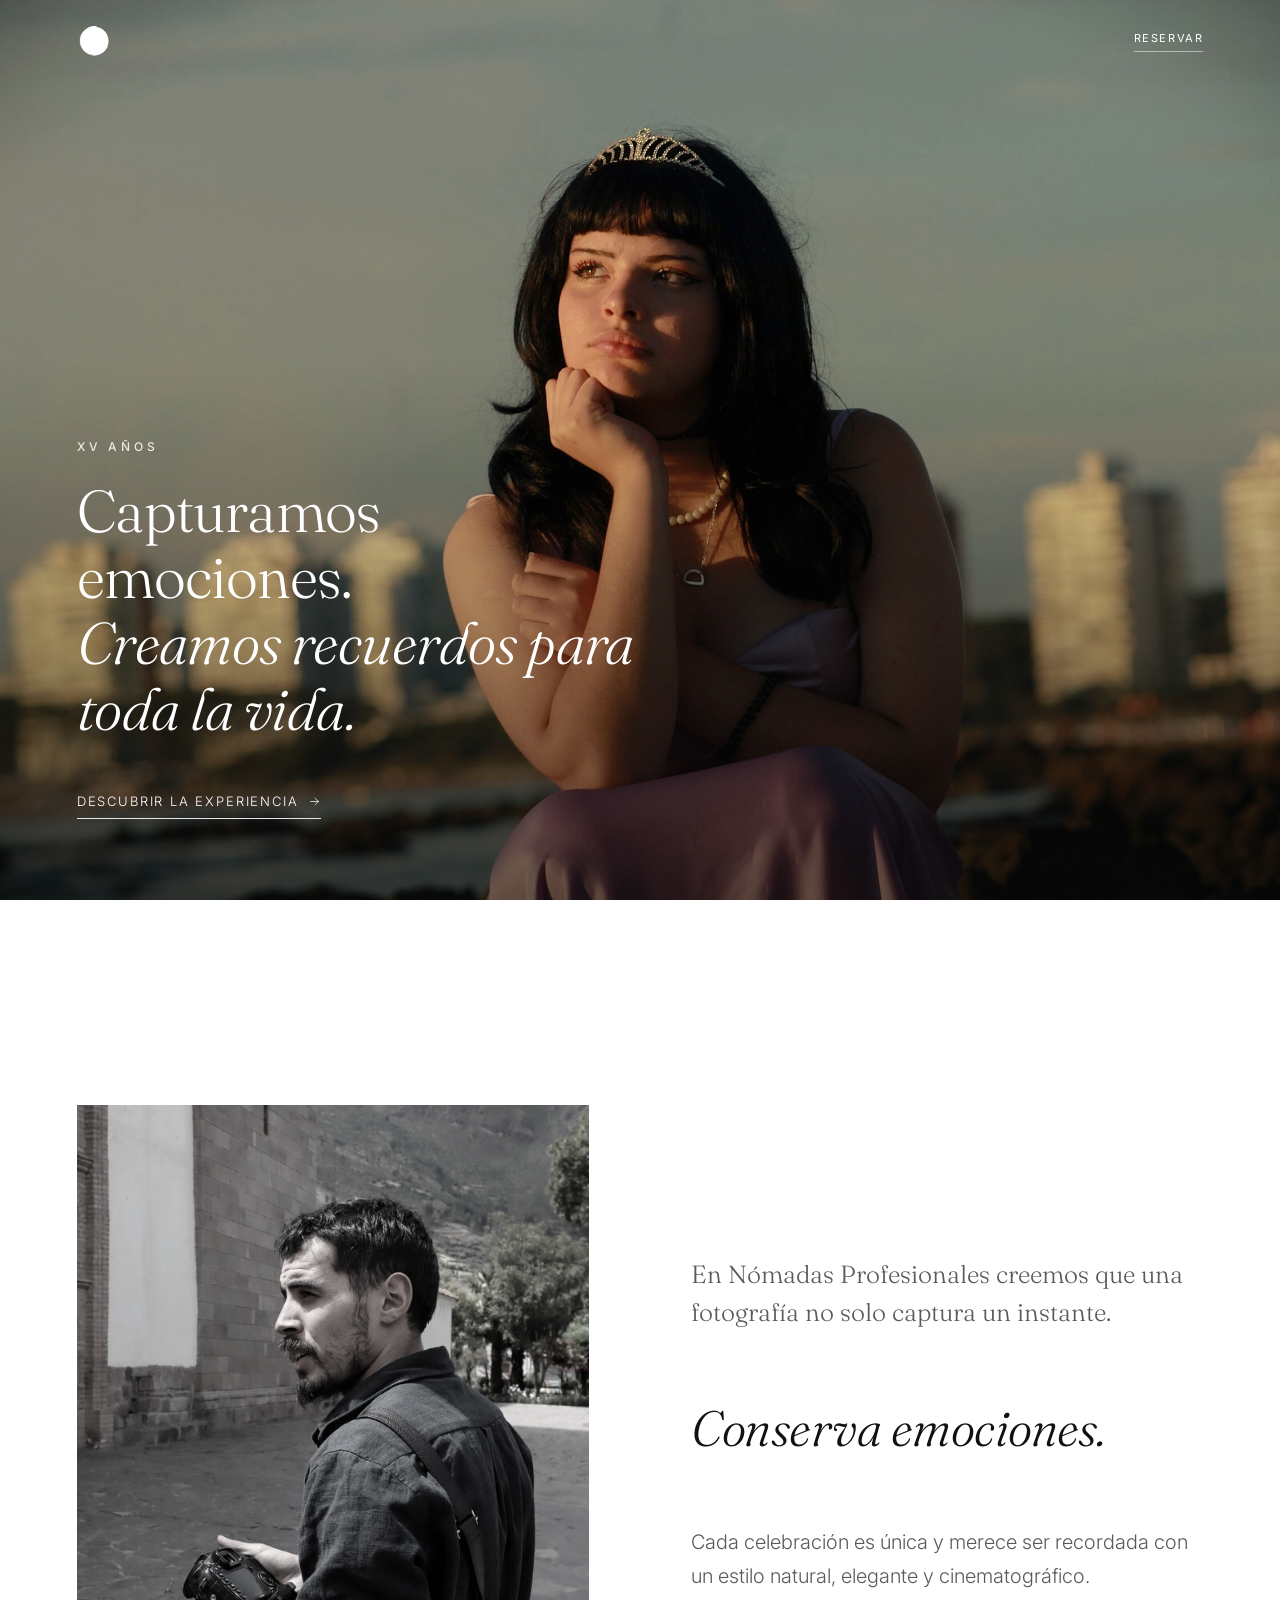
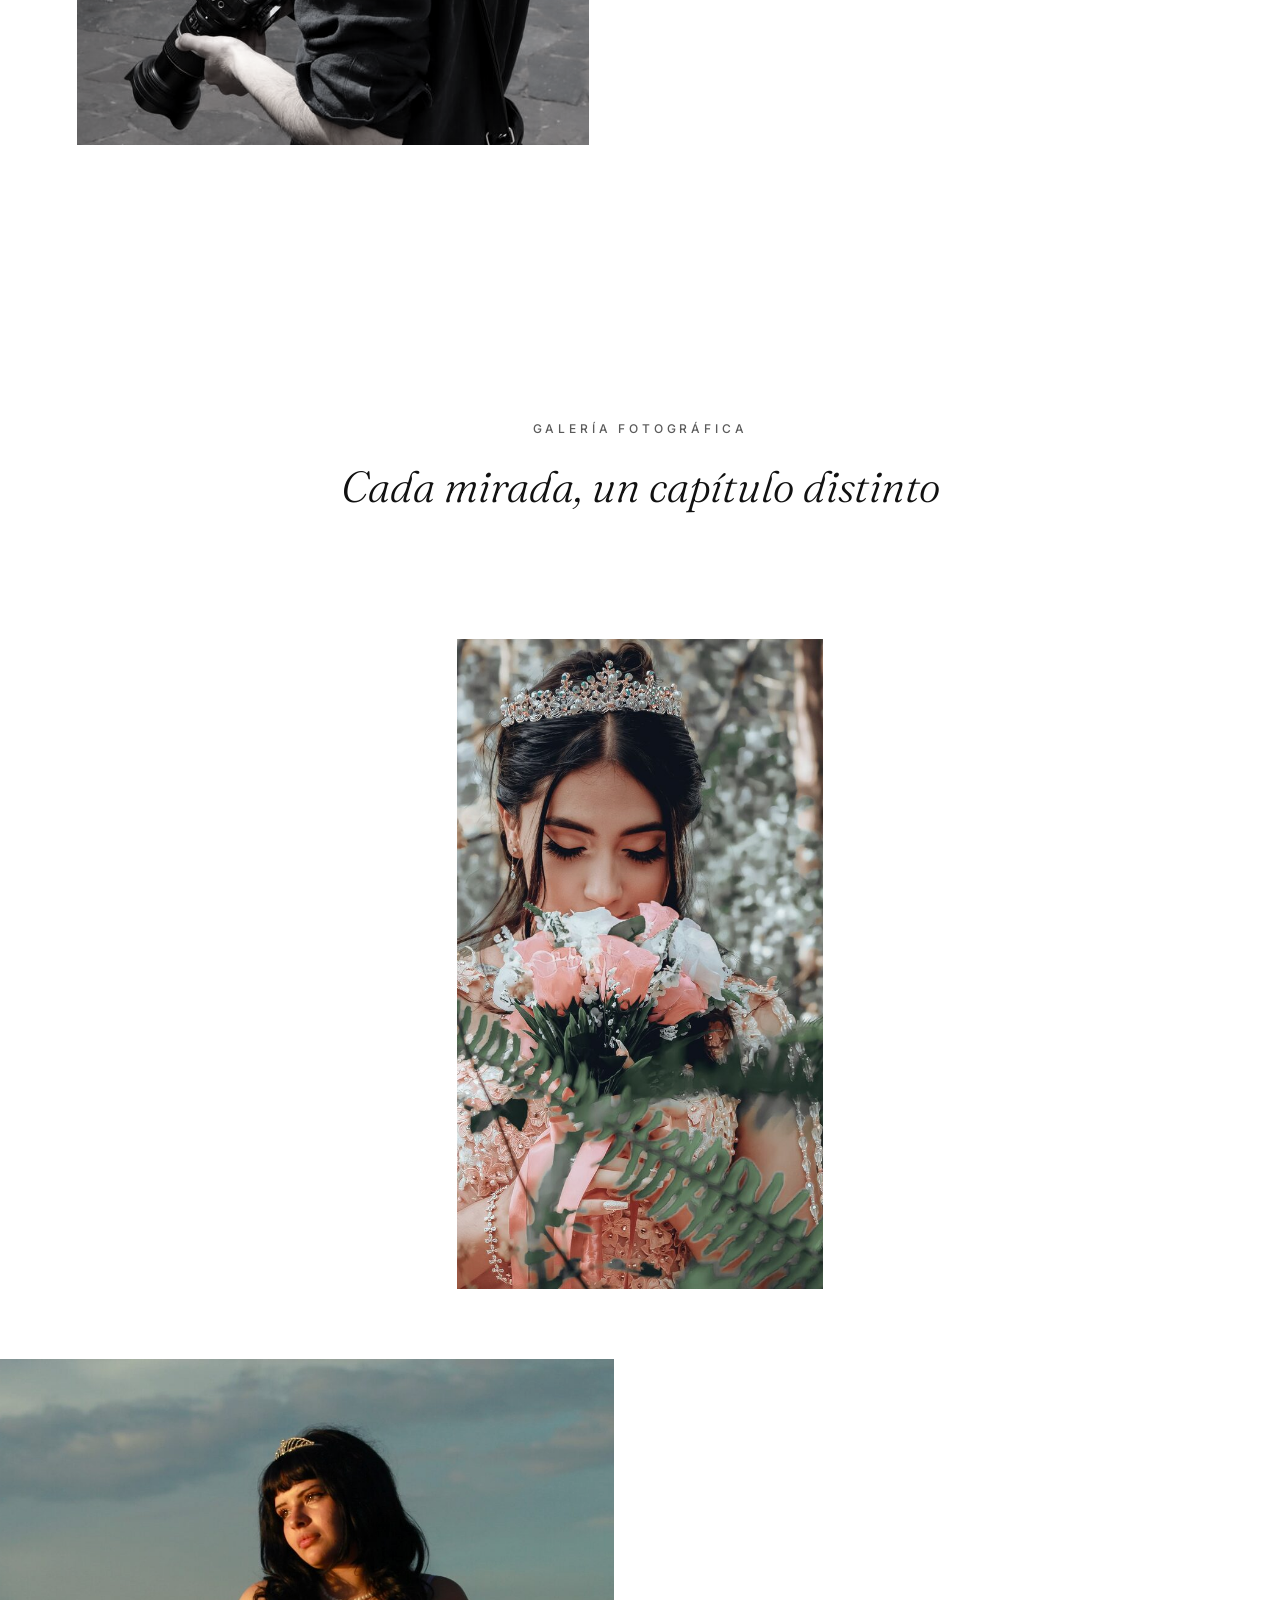
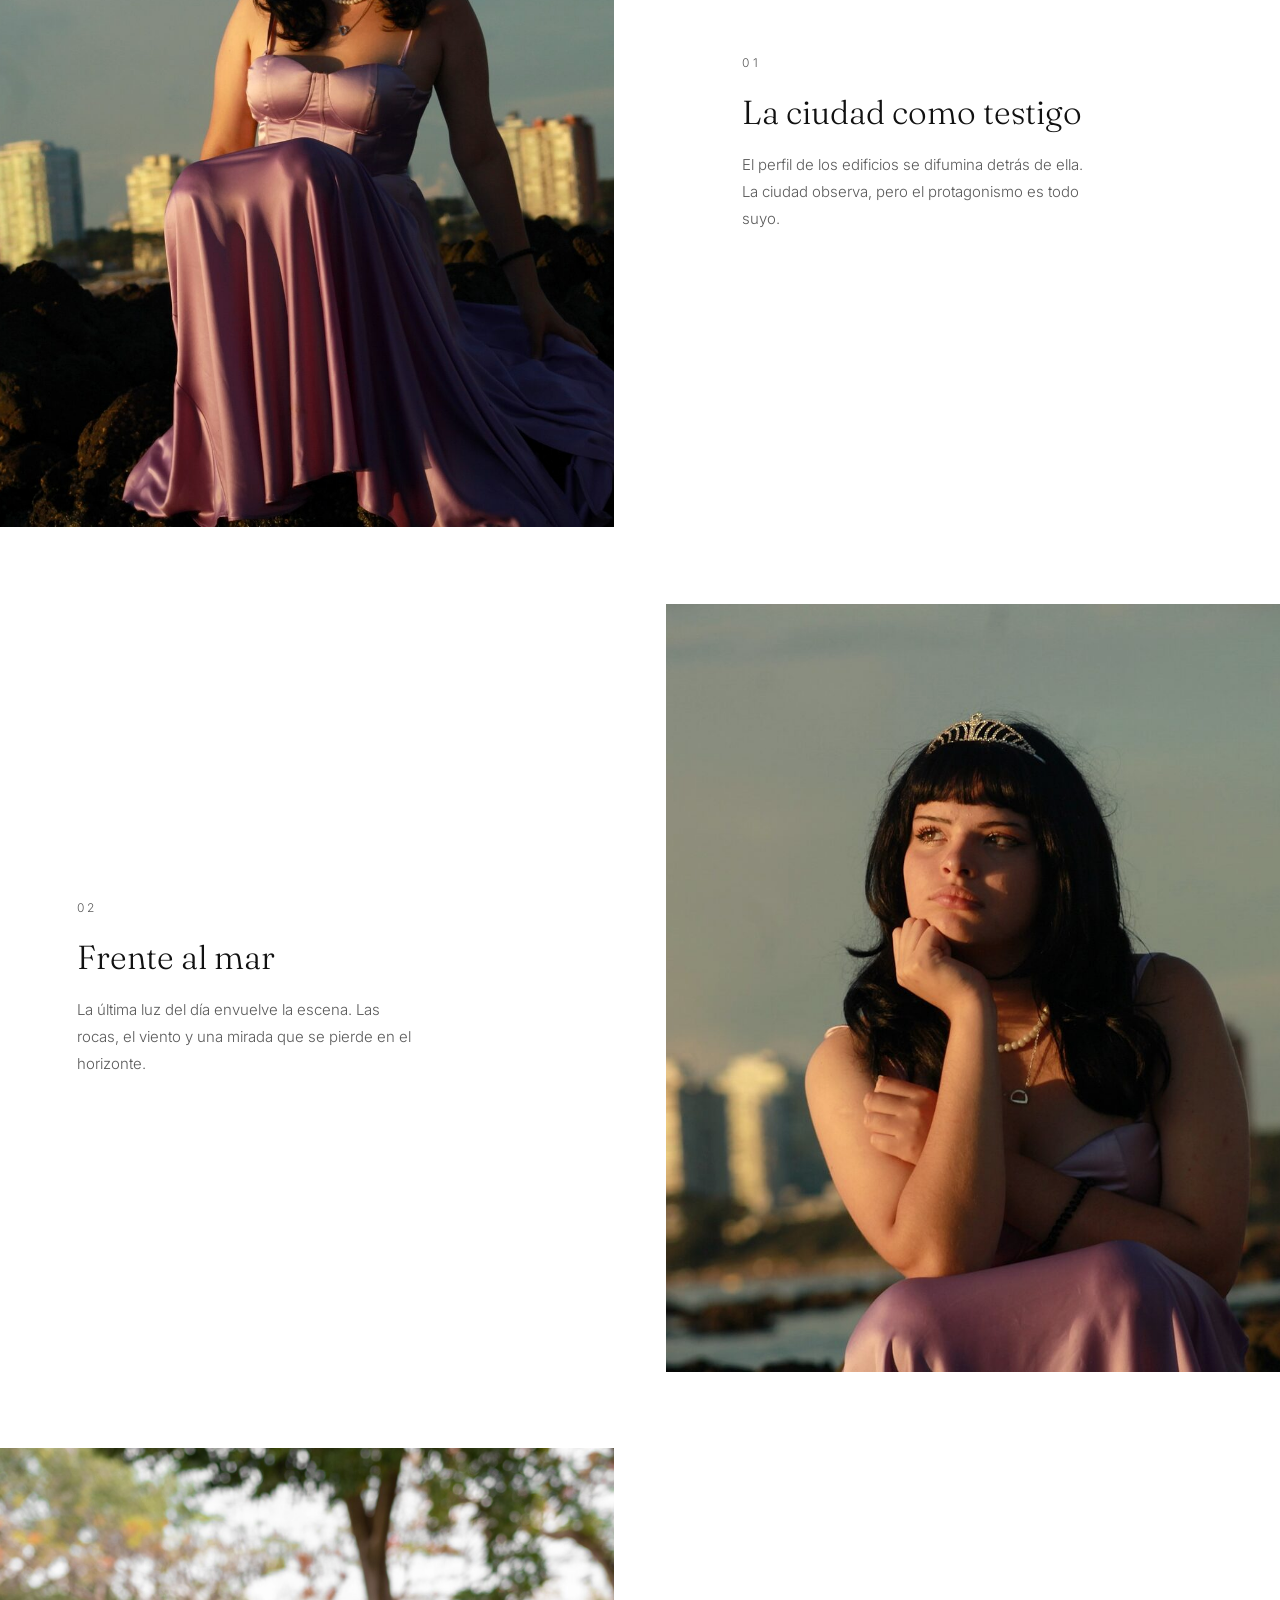
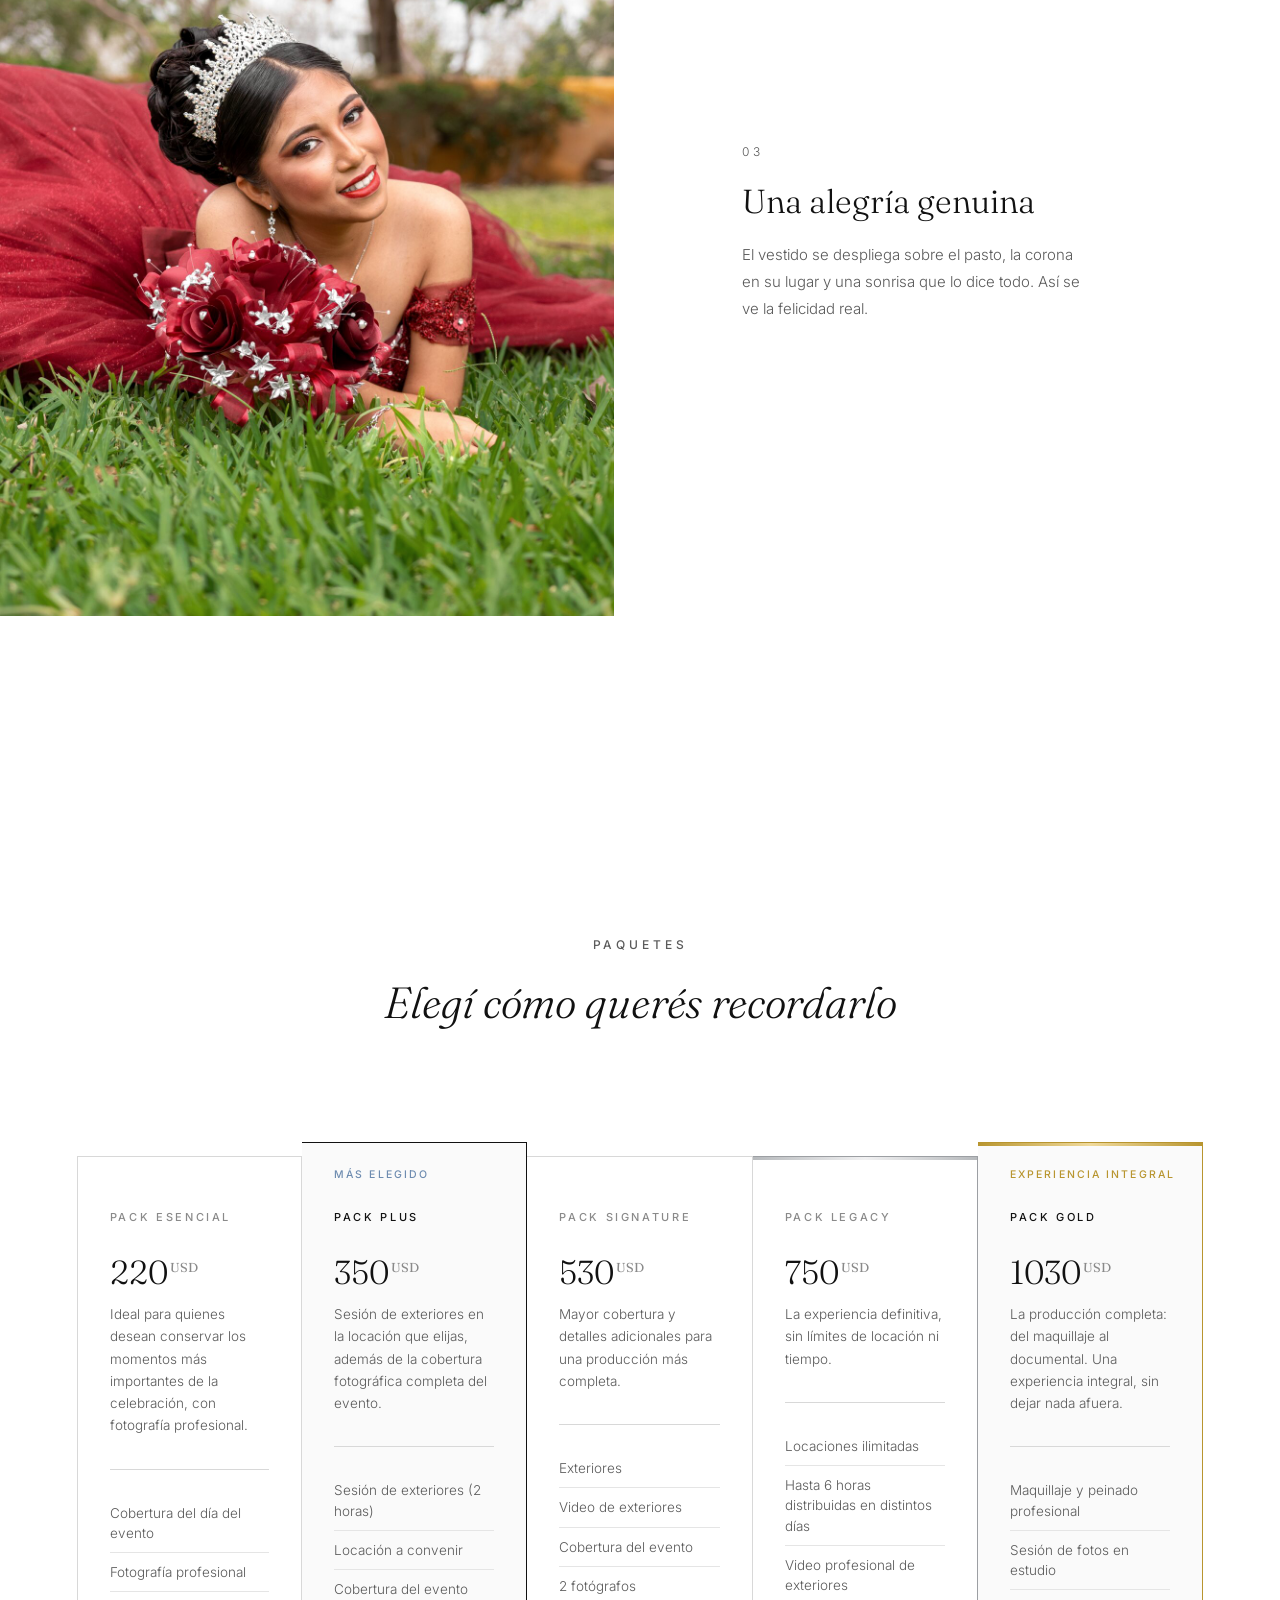
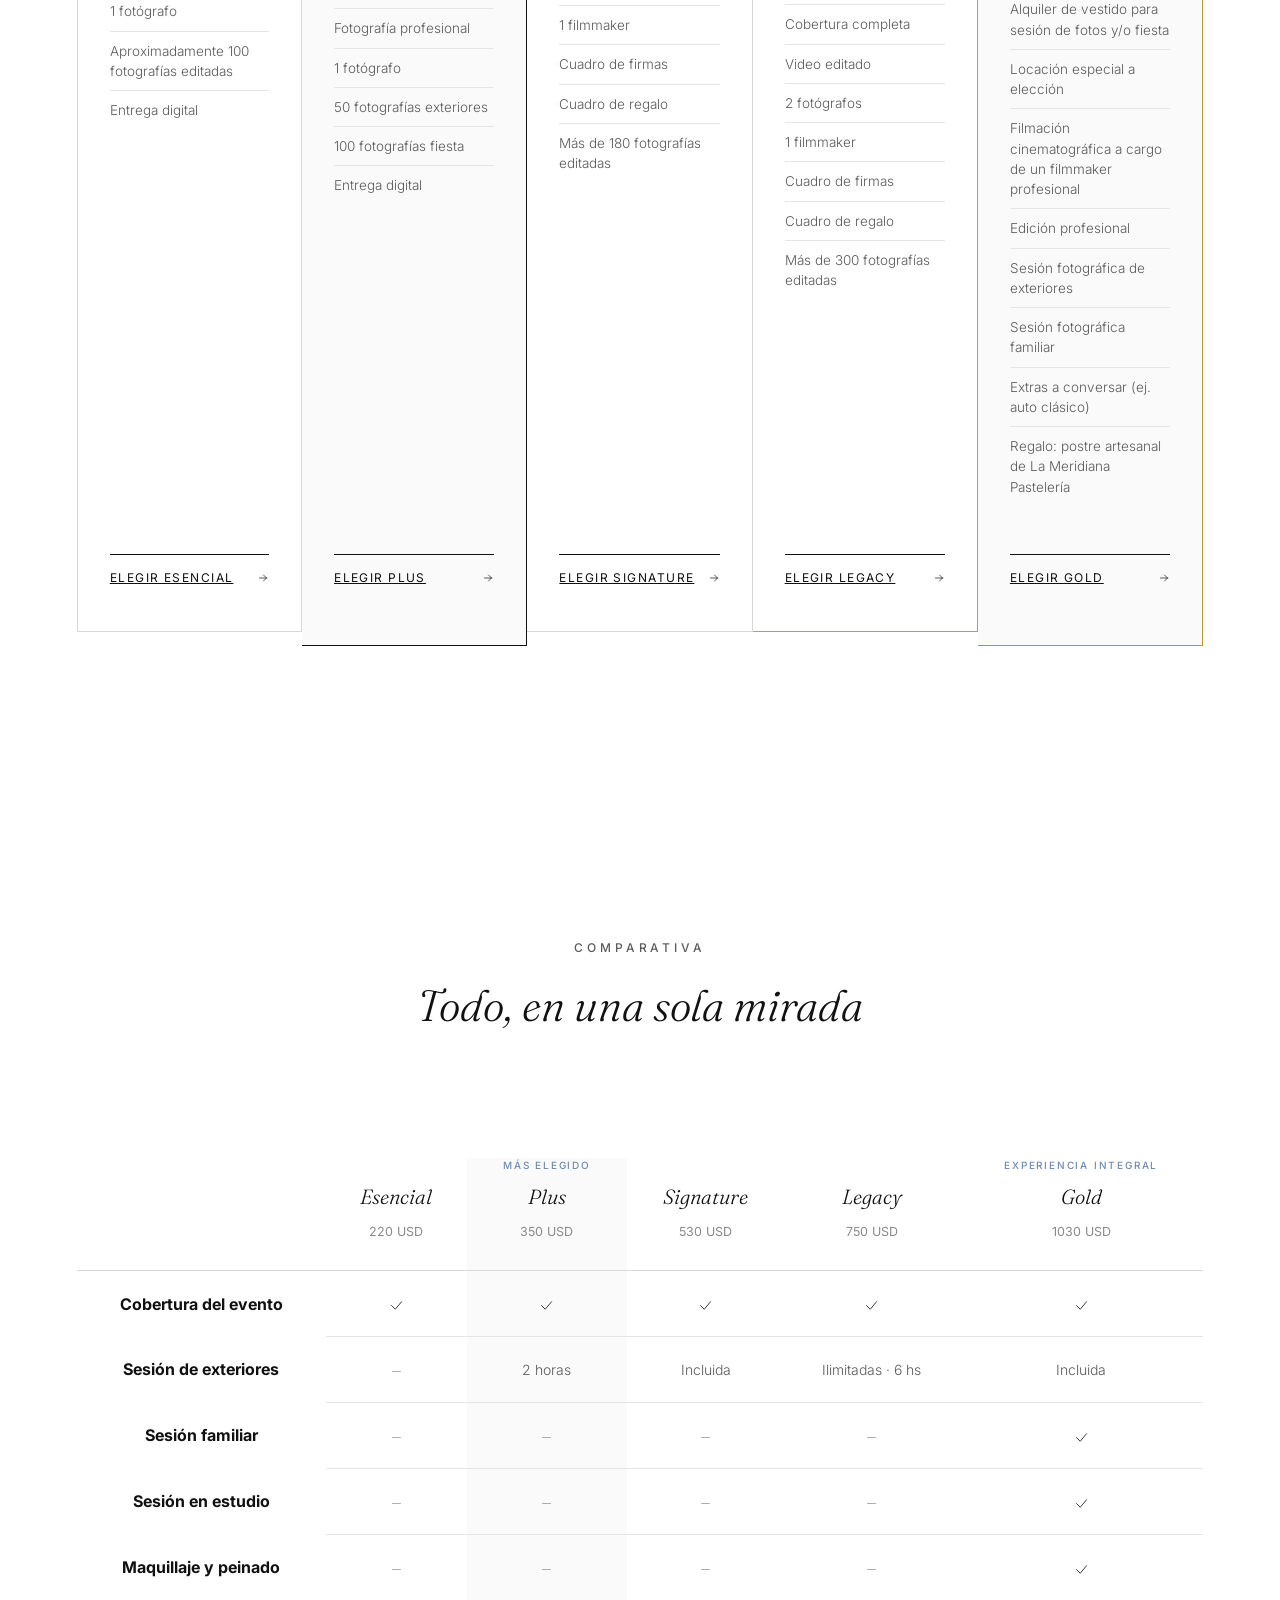
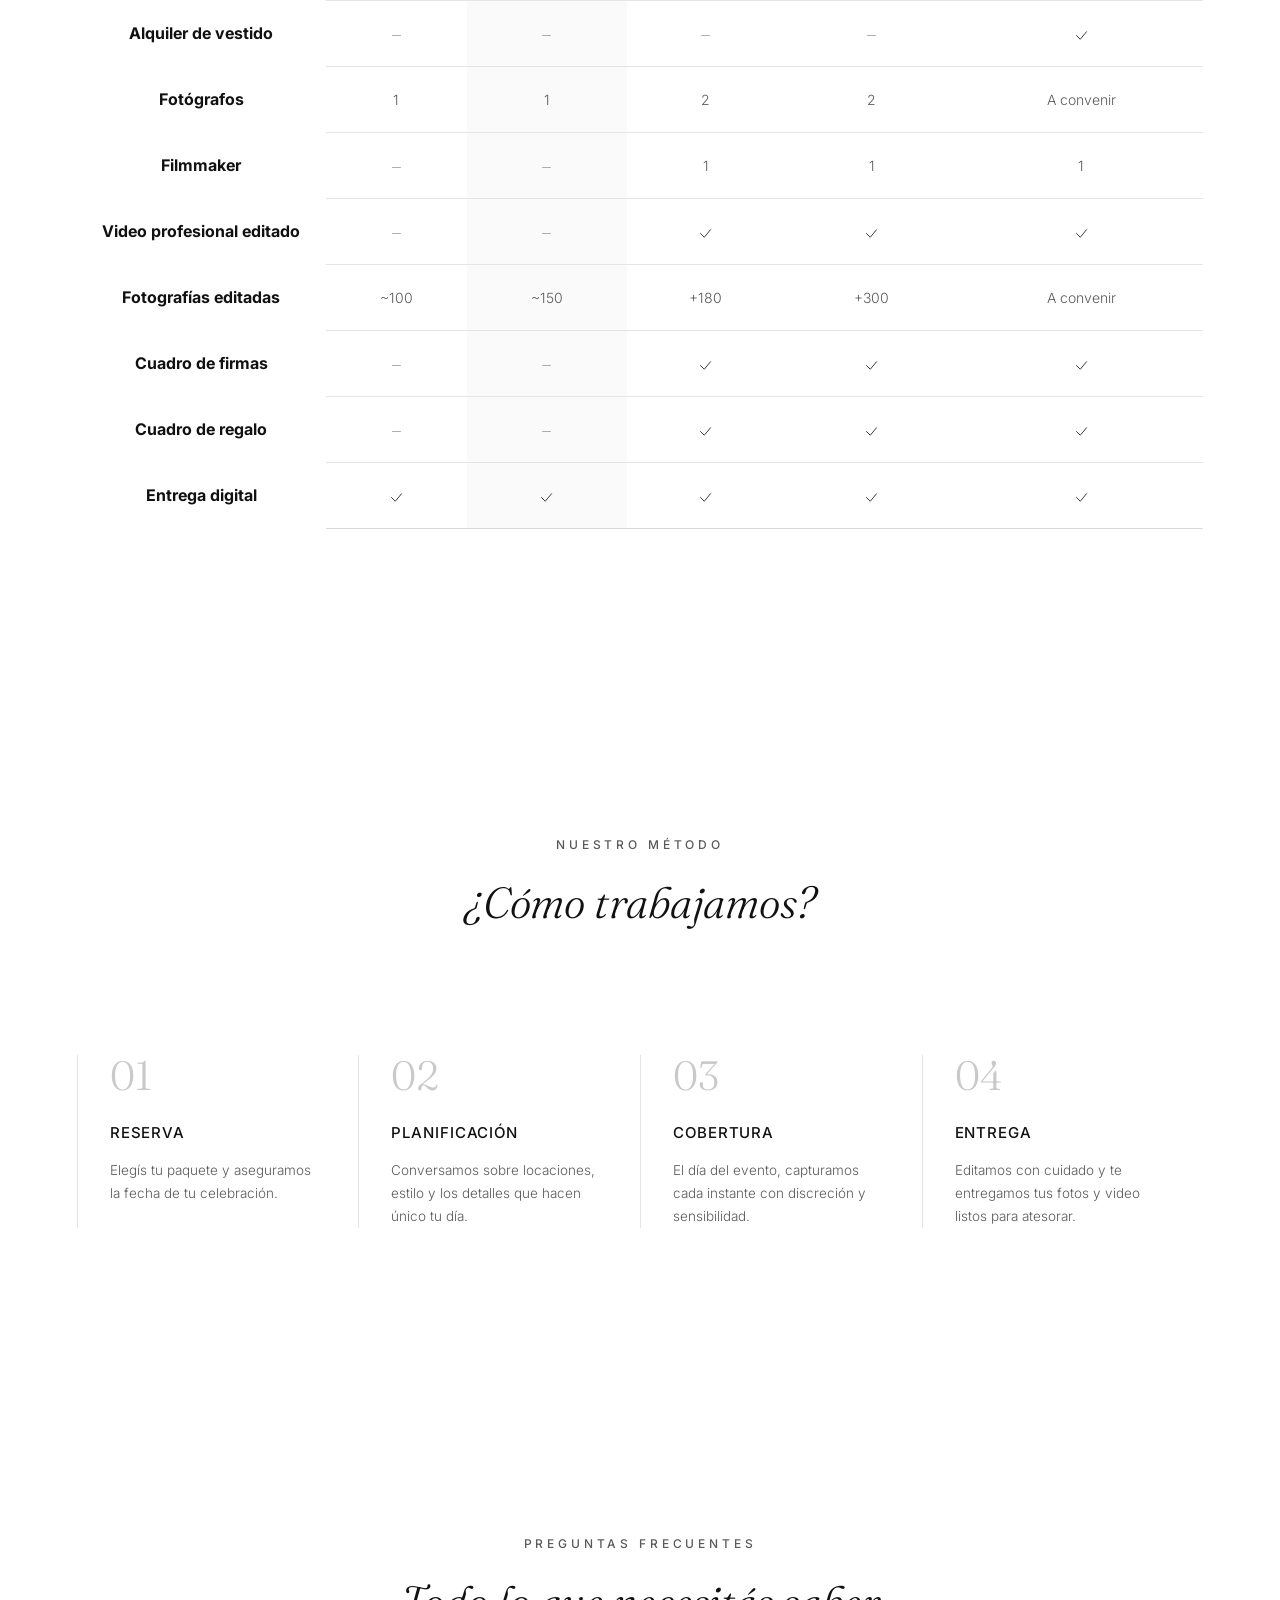
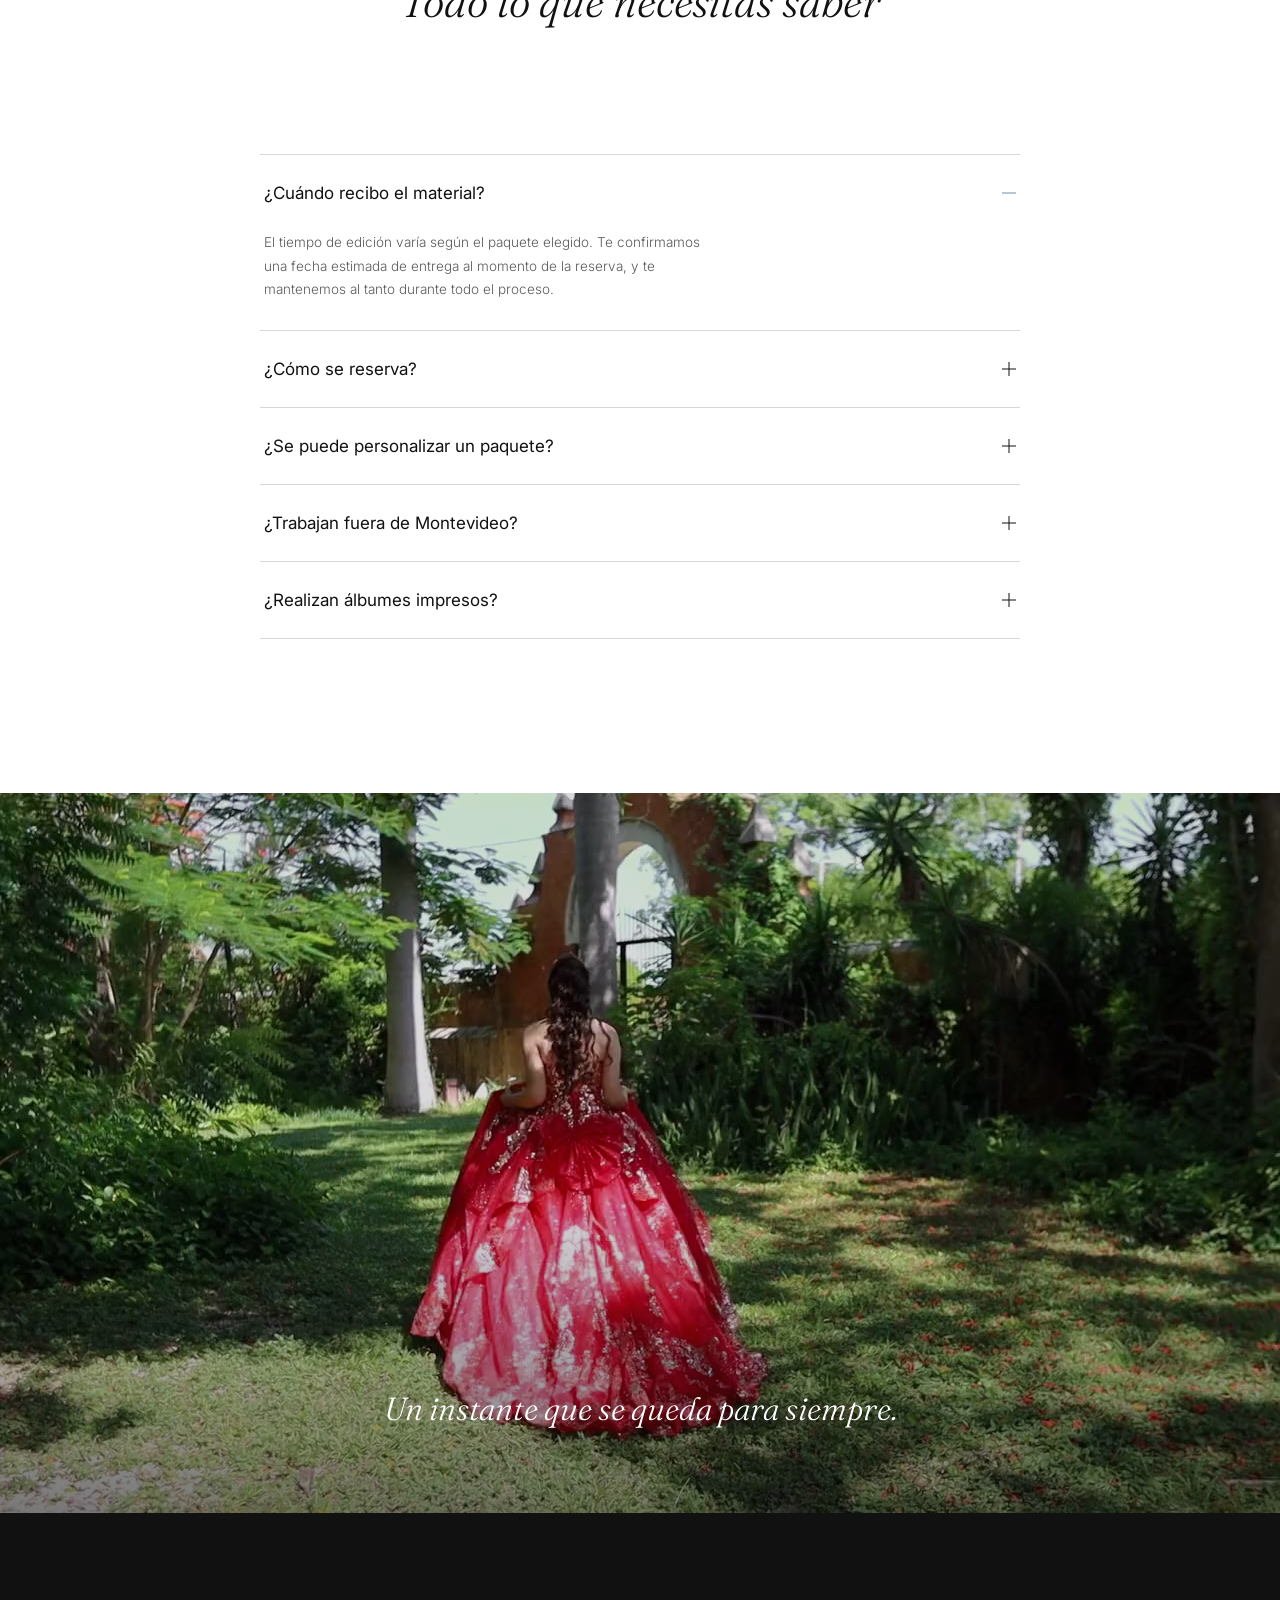
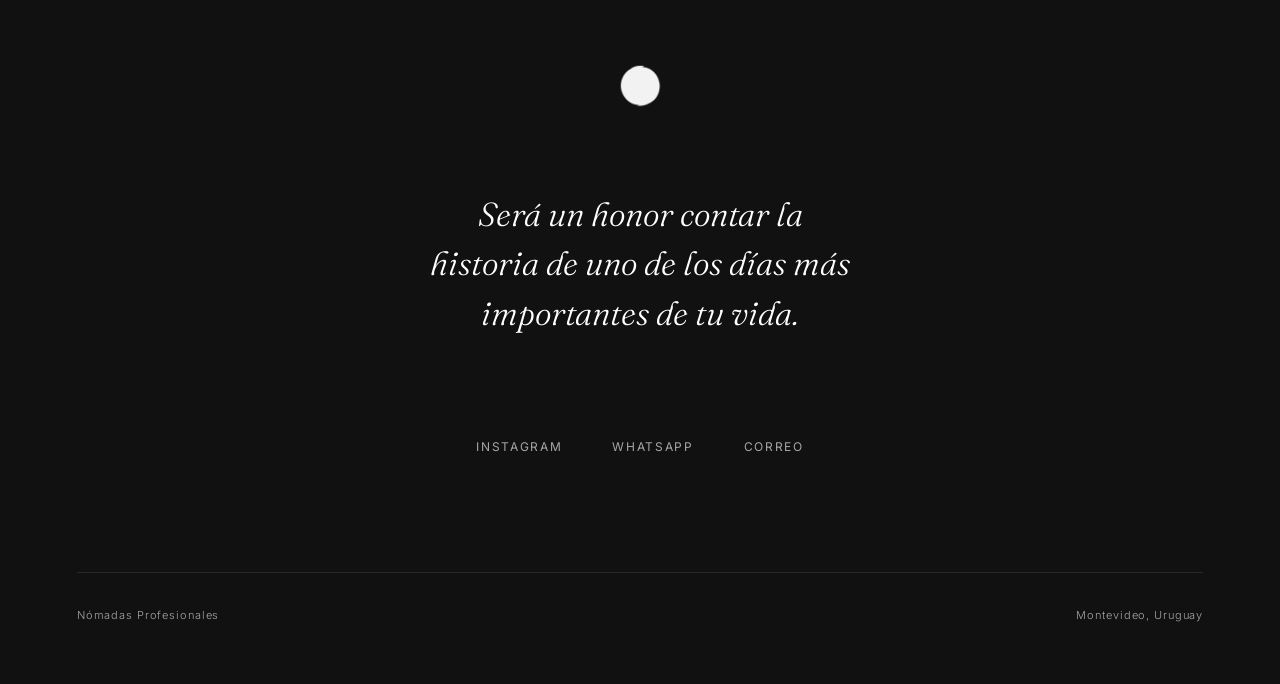
<file: index (3).html>
<!DOCTYPE html>
<html lang="es">
<head>
  <meta charset="UTF-8">
  <meta name="viewport" content="width=device-width, initial-scale=1.0">

  <!-- ==================== SEO ==================== -->
  <title>Nómadas Profesionales — Fotografía y Video de XV Años</title>
  <meta name="description" content="Fotografía y video profesional de XV años en Montevideo y todo Uruguay. Capturamos emociones y creamos recuerdos para toda la vida, con un estilo natural, elegante y cinematográfico.">
  <meta name="keywords" content="fotografía XV años, video XV años, quinceañera Montevideo, fotógrafo XV años Uruguay, filmmaker XV años">
  <meta name="author" content="Nómadas Profesionales">
  <link rel="canonical" href="https://www.nomadasprofesionales.com/xv-anos">

  <!-- Open Graph / redes sociales -->
  <meta property="og:type" content="website">
  <meta property="og:title" content="Nómadas Profesionales — Fotografía y Video de XV Años">
  <meta property="og:description" content="Capturamos emociones. Creamos recuerdos para toda la vida. Fotografía y video profesional de XV años, con un estilo natural, elegante y cinematográfico.">
  <meta property="og:image" content="img/hero.jpg">
  <meta property="og:locale" content="es_UY">
  <meta name="twitter:card" content="summary_large_image">

  <meta name="theme-color" content="#111111">

  <!-- ==================== Rendimiento: preconexión y fuentes ==================== -->
  <link rel="preconnect" href="https://fonts.googleapis.com">
  <link rel="preconnect" href="https://fonts.gstatic.com" crossorigin>
  <link href="https://fonts.googleapis.com/css2?family=Fraunces:ital,opsz,wght@0,9..144,300;0,9..144,400;1,9..144,300;1,9..144,400&family=Inter:wght@300;400;500&display=swap" rel="stylesheet">

  <link rel="preload" as="image" href="img/hero.jpg" fetchpriority="high">

  <link rel="stylesheet" href="css/style.css">

  <!-- ==================== Datos estructurados (SEO) ==================== -->
  <script type="application/ld+json">
  {
    "@context": "https://schema.org",
    "@type": "ProfessionalService",
    "name": "Nómadas Profesionales",
    "description": "Fotografía y video profesional de XV años, con estilo natural, elegante y cinematográfico.",
    "areaServed": {
      "@type": "City",
      "name": "Montevideo"
    },
    "serviceType": "Fotografía y video de XV años",
    "priceRange": "220 USD - 1030 USD"
  }
  </script>
</head>
<body>

  <!-- ==================== HEADER ==================== -->
  <header class="header">
    <a href="#inicio" class="header__logo" aria-label="Nómadas Profesionales — inicio">
      <img src="img/logo-black.png" alt="Nómadas Profesionales" width="34" height="34">
    </a>
    <a href="#contacto" class="header__cta">Reservar</a>
  </header>

  <main id="inicio">

    <!-- ==================== HERO ==================== -->
    <section class="hero" aria-label="Presentación">
      <img
        class="hero__imagen"
        src="img/hero.jpg"
        alt="Retrato editorial de una quinceañera al atardecer, con el horizonte de la ciudad de fondo"
        width="2400"
        height="1600"
        fetchpriority="high"
      >
      <div class="hero__velo"></div>

      <div class="hero__contenido">
        <p class="hero__eyebrow"><span>XV Años</span></p>

        <h1 class="hero__titulo">
          <span class="linea"><span>Capturamos emociones.</span></span>
          <span class="linea"><span>Creamos recuerdos para toda la vida.</span></span>
        </h1>

        <div class="hero__cta-wrap">
          <a href="#propuesta" class="boton-linea">
            Descubrir la experiencia
            <svg viewBox="0 0 24 24" fill="none" aria-hidden="true">
              <path d="M5 12H19M19 12L13 6M19 12L13 18" stroke="currentColor" stroke-width="1.4" stroke-linecap="round" stroke-linejoin="round"/>
            </svg>
          </a>
        </div>
      </div>
    </section>

    <!-- ==================== NUESTRA PROPUESTA ==================== -->
    <section class="propuesta" id="propuesta" aria-labelledby="propuesta-titulo">
      <h2 id="propuesta-titulo" class="sr-only">Nuestra propuesta</h2>

      <div class="propuesta__grid">
        <div class="propuesta__figura" data-reveal>
          <img
            src="img/about.jpg"
            alt="El fotógrafo de Nómadas Profesionales trabajando en el terreno, cámara en mano"
            width="1200"
            height="800"
            loading="lazy"
          >
        </div>

        <div class="propuesta__bloque">
          <p class="propuesta__linea propuesta__linea--intro" data-reveal>
            En Nómadas Profesionales creemos que una fotografía no solo captura un instante.
          </p>
          <p class="propuesta__linea propuesta__linea--enfasis" data-reveal>
            Conserva emociones.
          </p>
          <p class="propuesta__linea propuesta__linea--cierre" data-reveal>
            Cada celebración es única y merece ser recordada con un estilo natural, elegante y cinematográfico.
          </p>
        </div>
      </div>
    </section>

    <!-- ==================== GALERÍA FOTOGRÁFICA ==================== -->
    <section class="galeria" id="galeria" aria-labelledby="galeria-titulo">
      <div class="encabezado-seccion">
        <p class="eyebrow">Galería fotográfica</p>
        <h2 id="galeria-titulo" class="titulo-seccion">Cada mirada, un capítulo distinto</h2>
      </div>

      <!-- Otoño: una sola foto, vertical -->
      <figure class="galeria__ancha" data-reveal>
        <img src="img/gallery-08.jpg" alt="Retrato oliendo un ramo de flores entre helechos" width="1600" height="1066" loading="lazy">
      </figure>

      <!-- El video se movió a una sección propia al final de la página,
           donde se reproduce de fondo automáticamente al llegar a esa altura. -->

      <article class="galeria__entrada">
        <div class="galeria__figura" data-reveal>
          <img src="img/gallery-02.jpg" alt="Retrato frente al horizonte de la ciudad, al atardecer" width="1600" height="1245" loading="lazy">
        </div>
        <div class="galeria__texto">
          <span class="galeria__numero">01</span>
          <h3 class="galeria__titulo">La ciudad como testigo</h3>
          <p class="galeria__descripcion">El perfil de los edificios se difumina detrás de ella. La ciudad observa, pero el protagonismo es todo suyo.</p>
        </div>
      </article>

      <article class="galeria__entrada galeria__entrada--invertida">
        <div class="galeria__figura" data-reveal>
          <img src="img/gallery-04.jpg" alt="Retrato sobre las rocas de la costa, al atardecer" width="1600" height="1067" loading="lazy">
        </div>
        <div class="galeria__texto">
          <span class="galeria__numero">02</span>
          <h3 class="galeria__titulo">Frente al mar</h3>
          <p class="galeria__descripcion">La última luz del día envuelve la escena. Las rocas, el viento y una mirada que se pierde en el horizonte.</p>
        </div>
      </article>

      <article class="galeria__entrada">
        <div class="galeria__figura" data-reveal>
          <img src="img/gallery-07.jpg" alt="Retrato recostada sobre el pasto con vestido rojo, tiara y ramo" width="1280" height="1600" loading="lazy">
        </div>
        <div class="galeria__texto">
          <span class="galeria__numero">03</span>
          <h3 class="galeria__titulo">Una alegría genuina</h3>
          <p class="galeria__descripcion">El vestido se despliega sobre el pasto, la corona en su lugar y una sonrisa que lo dice todo. Así se ve la felicidad real.</p>
        </div>
      </article>
    </section>

    <!-- ==================== PAQUETES ==================== -->
    <section class="paquetes" id="paquetes" aria-labelledby="paquetes-titulo">
      <div class="encabezado-seccion">
        <p class="eyebrow">Paquetes</p>
        <h2 id="paquetes-titulo" class="titulo-seccion">Elegí cómo querés recordarlo</h2>
      </div>

      <div class="paquetes__grid">

        <article class="tarjeta">
          <p class="tarjeta__nombre">Pack Esencial</p>
          <p class="tarjeta__precio">220<sup>USD</sup></p>
          <p class="tarjeta__descripcion">Ideal para quienes desean conservar los momentos más importantes de la celebración, con fotografía profesional.</p>
          <div class="tarjeta__divisor"></div>
          <ul class="tarjeta__lista">
            <li>Cobertura del día del evento</li>
            <li>Fotografía profesional</li>
            <li>1 fotógrafo</li>
            <li>Aproximadamente 100 fotografías editadas</li>
            <li>Entrega digital</li>
          </ul>
          <a href="#contacto" class="tarjeta__cta">
            Elegir Esencial
            <svg class="icono" viewBox="0 0 24 24" fill="none" aria-hidden="true"><path d="M5 12H19M19 12L13 6M19 12L13 18" stroke="currentColor" stroke-width="1.4" stroke-linecap="round" stroke-linejoin="round"/></svg>
          </a>
        </article>

        <article class="tarjeta tarjeta--destacada">
          <span class="tarjeta__etiqueta">Más elegido</span>
          <p class="tarjeta__nombre">Pack Plus</p>
          <p class="tarjeta__precio">350<sup>USD</sup></p>
          <p class="tarjeta__descripcion">Sesión de exteriores en la locación que elijas, además de la cobertura fotográfica completa del evento.</p>
          <div class="tarjeta__divisor"></div>
          <ul class="tarjeta__lista">
            <li>Sesión de exteriores (2 horas)</li>
            <li>Locación a convenir</li>
            <li>Cobertura del evento</li>
            <li>Fotografía profesional</li>
            <li>1 fotógrafo</li>
            <li>50 fotografías exteriores</li>
            <li>100 fotografías fiesta</li>
            <li>Entrega digital</li>
          </ul>
          <a href="#contacto" class="tarjeta__cta">
            Elegir Plus
            <svg class="icono" viewBox="0 0 24 24" fill="none" aria-hidden="true"><path d="M5 12H19M19 12L13 6M19 12L13 18" stroke="currentColor" stroke-width="1.4" stroke-linecap="round" stroke-linejoin="round"/></svg>
          </a>
        </article>

        <article class="tarjeta">
          <p class="tarjeta__nombre">Pack Signature</p>
          <p class="tarjeta__precio">530<sup>USD</sup></p>
          <p class="tarjeta__descripcion">Mayor cobertura y detalles adicionales para una producción más completa.</p>
          <div class="tarjeta__divisor"></div>
          <ul class="tarjeta__lista">
            <li>Exteriores</li>
            <li>Video de exteriores</li>
            <li>Cobertura del evento</li>
            <li>2 fotógrafos</li>
            <li>1 filmmaker</li>
            <li>Cuadro de firmas</li>
            <li>Cuadro de regalo</li>
            <li>Más de 180 fotografías editadas</li>
          </ul>
          <a href="#contacto" class="tarjeta__cta">
            Elegir Signature
            <svg class="icono" viewBox="0 0 24 24" fill="none" aria-hidden="true"><path d="M5 12H19M19 12L13 6M19 12L13 18" stroke="currentColor" stroke-width="1.4" stroke-linecap="round" stroke-linejoin="round"/></svg>
          </a>
        </article>

        <article class="tarjeta tarjeta--plata">
          <p class="tarjeta__nombre">Pack Legacy</p>
          <p class="tarjeta__precio">750<sup>USD</sup></p>
          <p class="tarjeta__descripcion">La experiencia definitiva, sin límites de locación ni tiempo.</p>
          <div class="tarjeta__divisor"></div>
          <ul class="tarjeta__lista">
            <li>Locaciones ilimitadas</li>
            <li>Hasta 6 horas distribuidas en distintos días</li>
            <li>Video profesional de exteriores</li>
            <li>Cobertura completa</li>
            <li>Video editado</li>
            <li>2 fotógrafos</li>
            <li>1 filmmaker</li>
            <li>Cuadro de firmas</li>
            <li>Cuadro de regalo</li>
            <li>Más de 300 fotografías editadas</li>
          </ul>
          <a href="#contacto" class="tarjeta__cta">
            Elegir Legacy
            <svg class="icono" viewBox="0 0 24 24" fill="none" aria-hidden="true"><path d="M5 12H19M19 12L13 6M19 12L13 18" stroke="currentColor" stroke-width="1.4" stroke-linecap="round" stroke-linejoin="round"/></svg>
          </a>
        </article>

        <article class="tarjeta tarjeta--destacada tarjeta--dorado">
          <span class="tarjeta__etiqueta">Experiencia integral</span>
          <p class="tarjeta__nombre">Pack Gold</p>
          <p class="tarjeta__precio">1030<sup>USD</sup></p>
          <p class="tarjeta__descripcion">La producción completa: del maquillaje al documental. Una experiencia integral, sin dejar nada afuera.</p>
          <div class="tarjeta__divisor"></div>
          <ul class="tarjeta__lista">
            <li>Maquillaje y peinado profesional</li>
            <li>Sesión de fotos en estudio</li>
            <li>Alquiler de vestido para sesión de fotos y/o fiesta</li>
            <li>Locación especial a elección</li>
            <li>Filmación cinematográfica a cargo de un filmmaker profesional</li>
            <li>Edición profesional</li>
            <li>Sesión fotográfica de exteriores</li>
            <li>Sesión fotográfica familiar</li>
            <li>Extras a conversar (ej. auto clásico)</li>
            <li>Regalo: postre artesanal de La Meridiana Pastelería</li>
          </ul>
          <a href="#contacto" class="tarjeta__cta">
            Elegir Gold
            <svg class="icono" viewBox="0 0 24 24" fill="none" aria-hidden="true"><path d="M5 12H19M19 12L13 6M19 12L13 18" stroke="currentColor" stroke-width="1.4" stroke-linecap="round" stroke-linejoin="round"/></svg>
          </a>
        </article>

      </div>
    </section>

    <!-- ==================== COMPARATIVA ==================== -->
    <section class="comparativa" id="comparativa" aria-labelledby="comparativa-titulo">
      <div class="encabezado-seccion">
        <p class="eyebrow">Comparativa</p>
        <h2 id="comparativa-titulo" class="titulo-seccion">Todo, en una sola mirada</h2>
      </div>

      <div class="comparativa__wrap">
        <table class="tabla-comparativa">
          <caption class="sr-only">Comparación de características entre los cinco paquetes de fotografía y video de XV años</caption>
          <thead>
            <tr>
              <th scope="col"></th>
              <th scope="col">
                <div class="th-interior">
                  <span class="th-etiqueta"></span>
                  <span class="th-nombre">Esencial</span>
                  <span class="th-precio">220 USD</span>
                </div>
              </th>
              <th scope="col" class="col-plus">
                <div class="th-interior">
                  <span class="th-etiqueta">Más elegido</span>
                  <span class="th-nombre">Plus</span>
                  <span class="th-precio">350 USD</span>
                </div>
              </th>
              <th scope="col">
                <div class="th-interior">
                  <span class="th-etiqueta"></span>
                  <span class="th-nombre">Signature</span>
                  <span class="th-precio">530 USD</span>
                </div>
              </th>
              <th scope="col">
                <div class="th-interior">
                  <span class="th-etiqueta"></span>
                  <span class="th-nombre">Legacy</span>
                  <span class="th-precio">750 USD</span>
                </div>
              </th>
              <th scope="col">
                <div class="th-interior">
                  <span class="th-etiqueta">Experiencia integral</span>
                  <span class="th-nombre">Gold</span>
                  <span class="th-precio">1030 USD</span>
                </div>
              </th>
            </tr>
          </thead>
          <tbody>
            <tr>
              <th scope="row">Cobertura del evento</th>
              <td><svg class="icono icono--check" viewBox="0 0 24 24" aria-label="Incluido"><polyline points="4 12 10 18 20 6"/></svg></td>
              <td class="col-plus"><svg class="icono icono--check" viewBox="0 0 24 24" aria-label="Incluido"><polyline points="4 12 10 18 20 6"/></svg></td>
              <td><svg class="icono icono--check" viewBox="0 0 24 24" aria-label="Incluido"><polyline points="4 12 10 18 20 6"/></svg></td>
              <td><svg class="icono icono--check" viewBox="0 0 24 24" aria-label="Incluido"><polyline points="4 12 10 18 20 6"/></svg></td>
              <td><svg class="icono icono--check" viewBox="0 0 24 24" aria-label="Incluido"><polyline points="4 12 10 18 20 6"/></svg></td>
            </tr>
            <tr>
              <th scope="row">Sesión de exteriores</th>
              <td><svg class="icono icono--guion" viewBox="0 0 24 24" aria-label="No incluido"><line x1="5" y1="12" x2="19" y2="12"/></svg></td>
              <td class="col-plus">2 horas</td>
              <td>Incluida</td>
              <td>Ilimitadas · 6 hs</td>
              <td>Incluida</td>
            </tr>
            <tr>
              <th scope="row">Sesión familiar</th>
              <td><svg class="icono icono--guion" viewBox="0 0 24 24" aria-label="No incluido"><line x1="5" y1="12" x2="19" y2="12"/></svg></td>
              <td class="col-plus"><svg class="icono icono--guion" viewBox="0 0 24 24" aria-label="No incluido"><line x1="5" y1="12" x2="19" y2="12"/></svg></td>
              <td><svg class="icono icono--guion" viewBox="0 0 24 24" aria-label="No incluido"><line x1="5" y1="12" x2="19" y2="12"/></svg></td>
              <td><svg class="icono icono--guion" viewBox="0 0 24 24" aria-label="No incluido"><line x1="5" y1="12" x2="19" y2="12"/></svg></td>
              <td><svg class="icono icono--check" viewBox="0 0 24 24" aria-label="Incluido"><polyline points="4 12 10 18 20 6"/></svg></td>
            </tr>
            <tr>
              <th scope="row">Sesión en estudio</th>
              <td><svg class="icono icono--guion" viewBox="0 0 24 24" aria-label="No incluido"><line x1="5" y1="12" x2="19" y2="12"/></svg></td>
              <td class="col-plus"><svg class="icono icono--guion" viewBox="0 0 24 24" aria-label="No incluido"><line x1="5" y1="12" x2="19" y2="12"/></svg></td>
              <td><svg class="icono icono--guion" viewBox="0 0 24 24" aria-label="No incluido"><line x1="5" y1="12" x2="19" y2="12"/></svg></td>
              <td><svg class="icono icono--guion" viewBox="0 0 24 24" aria-label="No incluido"><line x1="5" y1="12" x2="19" y2="12"/></svg></td>
              <td><svg class="icono icono--check" viewBox="0 0 24 24" aria-label="Incluido"><polyline points="4 12 10 18 20 6"/></svg></td>
            </tr>
            <tr>
              <th scope="row">Maquillaje y peinado</th>
              <td><svg class="icono icono--guion" viewBox="0 0 24 24" aria-label="No incluido"><line x1="5" y1="12" x2="19" y2="12"/></svg></td>
              <td class="col-plus"><svg class="icono icono--guion" viewBox="0 0 24 24" aria-label="No incluido"><line x1="5" y1="12" x2="19" y2="12"/></svg></td>
              <td><svg class="icono icono--guion" viewBox="0 0 24 24" aria-label="No incluido"><line x1="5" y1="12" x2="19" y2="12"/></svg></td>
              <td><svg class="icono icono--guion" viewBox="0 0 24 24" aria-label="No incluido"><line x1="5" y1="12" x2="19" y2="12"/></svg></td>
              <td><svg class="icono icono--check" viewBox="0 0 24 24" aria-label="Incluido"><polyline points="4 12 10 18 20 6"/></svg></td>
            </tr>
            <tr>
              <th scope="row">Alquiler de vestido</th>
              <td><svg class="icono icono--guion" viewBox="0 0 24 24" aria-label="No incluido"><line x1="5" y1="12" x2="19" y2="12"/></svg></td>
              <td class="col-plus"><svg class="icono icono--guion" viewBox="0 0 24 24" aria-label="No incluido"><line x1="5" y1="12" x2="19" y2="12"/></svg></td>
              <td><svg class="icono icono--guion" viewBox="0 0 24 24" aria-label="No incluido"><line x1="5" y1="12" x2="19" y2="12"/></svg></td>
              <td><svg class="icono icono--guion" viewBox="0 0 24 24" aria-label="No incluido"><line x1="5" y1="12" x2="19" y2="12"/></svg></td>
              <td><svg class="icono icono--check" viewBox="0 0 24 24" aria-label="Incluido"><polyline points="4 12 10 18 20 6"/></svg></td>
            </tr>
            <tr>
              <th scope="row">Fotógrafos</th>
              <td>1</td>
              <td class="col-plus">1</td>
              <td>2</td>
              <td>2</td>
              <td>A convenir</td>
            </tr>
            <tr>
              <th scope="row">Filmmaker</th>
              <td><svg class="icono icono--guion" viewBox="0 0 24 24" aria-label="No incluido"><line x1="5" y1="12" x2="19" y2="12"/></svg></td>
              <td class="col-plus"><svg class="icono icono--guion" viewBox="0 0 24 24" aria-label="No incluido"><line x1="5" y1="12" x2="19" y2="12"/></svg></td>
              <td>1</td>
              <td>1</td>
              <td>1</td>
            </tr>
            <tr>
              <th scope="row">Video profesional editado</th>
              <td><svg class="icono icono--guion" viewBox="0 0 24 24" aria-label="No incluido"><line x1="5" y1="12" x2="19" y2="12"/></svg></td>
              <td class="col-plus"><svg class="icono icono--guion" viewBox="0 0 24 24" aria-label="No incluido"><line x1="5" y1="12" x2="19" y2="12"/></svg></td>
              <td><svg class="icono icono--check" viewBox="0 0 24 24" aria-label="Incluido"><polyline points="4 12 10 18 20 6"/></svg></td>
              <td><svg class="icono icono--check" viewBox="0 0 24 24" aria-label="Incluido"><polyline points="4 12 10 18 20 6"/></svg></td>
              <td><svg class="icono icono--check" viewBox="0 0 24 24" aria-label="Incluido"><polyline points="4 12 10 18 20 6"/></svg></td>
            </tr>
            <tr>
              <th scope="row">Fotografías editadas</th>
              <td>~100</td>
              <td class="col-plus">~150</td>
              <td>+180</td>
              <td>+300</td>
              <td>A convenir</td>
            </tr>
            <tr>
              <th scope="row">Cuadro de firmas</th>
              <td><svg class="icono icono--guion" viewBox="0 0 24 24" aria-label="No incluido"><line x1="5" y1="12" x2="19" y2="12"/></svg></td>
              <td class="col-plus"><svg class="icono icono--guion" viewBox="0 0 24 24" aria-label="No incluido"><line x1="5" y1="12" x2="19" y2="12"/></svg></td>
              <td><svg class="icono icono--check" viewBox="0 0 24 24" aria-label="Incluido"><polyline points="4 12 10 18 20 6"/></svg></td>
              <td><svg class="icono icono--check" viewBox="0 0 24 24" aria-label="Incluido"><polyline points="4 12 10 18 20 6"/></svg></td>
              <td><svg class="icono icono--check" viewBox="0 0 24 24" aria-label="Incluido"><polyline points="4 12 10 18 20 6"/></svg></td>
            </tr>
            <tr>
              <th scope="row">Cuadro de regalo</th>
              <td><svg class="icono icono--guion" viewBox="0 0 24 24" aria-label="No incluido"><line x1="5" y1="12" x2="19" y2="12"/></svg></td>
              <td class="col-plus"><svg class="icono icono--guion" viewBox="0 0 24 24" aria-label="No incluido"><line x1="5" y1="12" x2="19" y2="12"/></svg></td>
              <td><svg class="icono icono--check" viewBox="0 0 24 24" aria-label="Incluido"><polyline points="4 12 10 18 20 6"/></svg></td>
              <td><svg class="icono icono--check" viewBox="0 0 24 24" aria-label="Incluido"><polyline points="4 12 10 18 20 6"/></svg></td>
              <td><svg class="icono icono--check" viewBox="0 0 24 24" aria-label="Incluido"><polyline points="4 12 10 18 20 6"/></svg></td>
            </tr>
            <tr>
              <th scope="row">Entrega digital</th>
              <td><svg class="icono icono--check" viewBox="0 0 24 24" aria-label="Incluido"><polyline points="4 12 10 18 20 6"/></svg></td>
              <td class="col-plus"><svg class="icono icono--check" viewBox="0 0 24 24" aria-label="Incluido"><polyline points="4 12 10 18 20 6"/></svg></td>
              <td><svg class="icono icono--check" viewBox="0 0 24 24" aria-label="Incluido"><polyline points="4 12 10 18 20 6"/></svg></td>
              <td><svg class="icono icono--check" viewBox="0 0 24 24" aria-label="Incluido"><polyline points="4 12 10 18 20 6"/></svg></td>
              <td><svg class="icono icono--check" viewBox="0 0 24 24" aria-label="Incluido"><polyline points="4 12 10 18 20 6"/></svg></td>
            </tr>
          </tbody>
        </table>
      </div>
    </section>

    <!-- ==================== ¿CÓMO TRABAJAMOS? ==================== -->
    <section class="proceso" id="proceso" aria-labelledby="proceso-titulo">
      <div class="encabezado-seccion">
        <p class="eyebrow">Nuestro método</p>
        <h2 id="proceso-titulo" class="titulo-seccion">¿Cómo trabajamos?</h2>
      </div>

      <div class="proceso__grid">
        <div class="paso" data-reveal>
          <p class="paso__numero">01</p>
          <p class="paso__titulo">Reserva</p>
          <p class="paso__texto">Elegís tu paquete y aseguramos la fecha de tu celebración.</p>
        </div>
        <div class="paso" data-reveal>
          <p class="paso__numero">02</p>
          <p class="paso__titulo">Planificación</p>
          <p class="paso__texto">Conversamos sobre locaciones, estilo y los detalles que hacen único tu día.</p>
        </div>
        <div class="paso" data-reveal>
          <p class="paso__numero">03</p>
          <p class="paso__titulo">Cobertura</p>
          <p class="paso__texto">El día del evento, capturamos cada instante con discreción y sensibilidad.</p>
        </div>
        <div class="paso" data-reveal>
          <p class="paso__numero">04</p>
          <p class="paso__titulo">Entrega</p>
          <p class="paso__texto">Editamos con cuidado y te entregamos tus fotos y video listos para atesorar.</p>
        </div>
      </div>
    </section>

    <!-- ==================== PREGUNTAS FRECUENTES ==================== -->
    <section class="faq" id="faq" aria-labelledby="faq-titulo">
      <div class="encabezado-seccion">
        <p class="eyebrow">Preguntas frecuentes</p>
        <h2 id="faq-titulo" class="titulo-seccion">Todo lo que necesitás saber</h2>
      </div>

      <div class="faq__lista">

        <div class="faq__item is-open">
          <h3>
            <button class="faq__pregunta" aria-expanded="true" aria-controls="respuesta-1" id="pregunta-1">
              <span class="faq__texto-pregunta">¿Cuándo recibo el material?</span>
              <span class="faq__signo" aria-hidden="true"></span>
            </button>
          </h3>
          <div class="faq__respuesta" id="respuesta-1" role="region" aria-labelledby="pregunta-1">
            <div class="faq__respuesta-interior">
              <p>El tiempo de edición varía según el paquete elegido. Te confirmamos una fecha estimada de entrega al momento de la reserva, y te mantenemos al tanto durante todo el proceso.</p>
            </div>
          </div>
        </div>

        <div class="faq__item">
          <h3>
            <button class="faq__pregunta" aria-expanded="false" aria-controls="respuesta-2" id="pregunta-2">
              <span class="faq__texto-pregunta">¿Cómo se reserva?</span>
              <span class="faq__signo" aria-hidden="true"></span>
            </button>
          </h3>
          <div class="faq__respuesta" id="respuesta-2" role="region" aria-labelledby="pregunta-2">
            <div class="faq__respuesta-interior">
              <p>Escribinos contándonos la fecha y el estilo que imaginás para tu celebración. Coordinamos una breve llamada o reunión, y la fecha queda asegurada con una seña.</p>
            </div>
          </div>
        </div>

        <div class="faq__item">
          <h3>
            <button class="faq__pregunta" aria-expanded="false" aria-controls="respuesta-3" id="pregunta-3">
              <span class="faq__texto-pregunta">¿Se puede personalizar un paquete?</span>
              <span class="faq__signo" aria-hidden="true"></span>
            </button>
          </h3>
          <div class="faq__respuesta" id="respuesta-3" role="region" aria-labelledby="pregunta-3">
            <div class="faq__respuesta-interior">
              <p>Sí. Los paquetes son un punto de partida — podemos ajustar horas de cobertura, cantidad de fotógrafos o agregar servicios puntuales según lo que necesites.</p>
            </div>
          </div>
        </div>

        <div class="faq__item">
          <h3>
            <button class="faq__pregunta" aria-expanded="false" aria-controls="respuesta-4" id="pregunta-4">
              <span class="faq__texto-pregunta">¿Trabajan fuera de Montevideo?</span>
              <span class="faq__signo" aria-hidden="true"></span>
            </button>
          </h3>
          <div class="faq__respuesta" id="respuesta-4" role="region" aria-labelledby="pregunta-4">
            <div class="faq__respuesta-interior">
              <p>Sí, viajamos dentro y fuera de Montevideo. Si tu evento es en el interior o en otro país, escribinos para coordinar los detalles del traslado.</p>
            </div>
          </div>
        </div>

        <div class="faq__item">
          <h3>
            <button class="faq__pregunta" aria-expanded="false" aria-controls="respuesta-5" id="pregunta-5">
              <span class="faq__texto-pregunta">¿Realizan álbumes impresos?</span>
              <span class="faq__signo" aria-hidden="true"></span>
            </button>
          </h3>
          <div class="faq__respuesta" id="respuesta-5" role="region" aria-labelledby="pregunta-5">
            <div class="faq__respuesta-interior">
              <p>Sí, ofrecemos álbumes impresos de alta calidad como servicio adicional. Te mostramos las opciones de formato y papel una vez seleccionadas las fotos finales.</p>
            </div>
          </div>
        </div>

      </div>
    </section>

  </main>

  <!-- ==================== VIDEO DE CIERRE ==================== -->
  <!-- Se reproduce de fondo, en loop y sin sonido, únicamente mientras
       está visible en pantalla (ver inicializarVideoCierre en js/main.js).
       Reemplazar el <source> por tu archivo real cuando lo tengas. -->
  <section class="video-cierre" aria-label="Video destacado">
    <video
      class="video-cierre__media"
      poster="img/video-poster.jpg"
      muted
      loop
      playsinline
      preload="none"
    >
      <source src="img/video-destacado.mp4" type="video/mp4">
    </video>
    <div class="video-cierre__velo"></div>

    <p class="video-cierre__frase" data-reveal>Un instante que se queda para siempre.</p>
  </section>

  <!-- ==================== CONTACTO / FOOTER ==================== -->
  <footer class="footer" id="contacto" role="contentinfo">
    <img class="footer__logo" src="img/logo-white.png" alt="Nómadas Profesionales" width="46" height="46" loading="lazy">

    <p class="footer__frase">Será un honor contar la historia de uno de los días más importantes de tu vida.</p>

    <nav class="footer__enlaces" aria-label="Redes y contacto">
      <a class="footer__enlace" href="https://instagram.com/" target="_blank" rel="noopener noreferrer">Instagram</a>
      <a class="footer__enlace" href="https://wa.me/598XXXXXXXX" target="_blank" rel="noopener noreferrer">WhatsApp</a>
      <a class="footer__enlace" href="mailto:hola@nomadasprofesionales.com">Correo</a>
    </nav>

    <div class="footer__base">
      <span class="footer__marca">Nómadas Profesionales</span>
      <span class="footer__lugar">Montevideo, Uruguay</span>
    </div>
  </footer>

  <script src="js/main.js" defer></script>
</body>
</html>
</file>
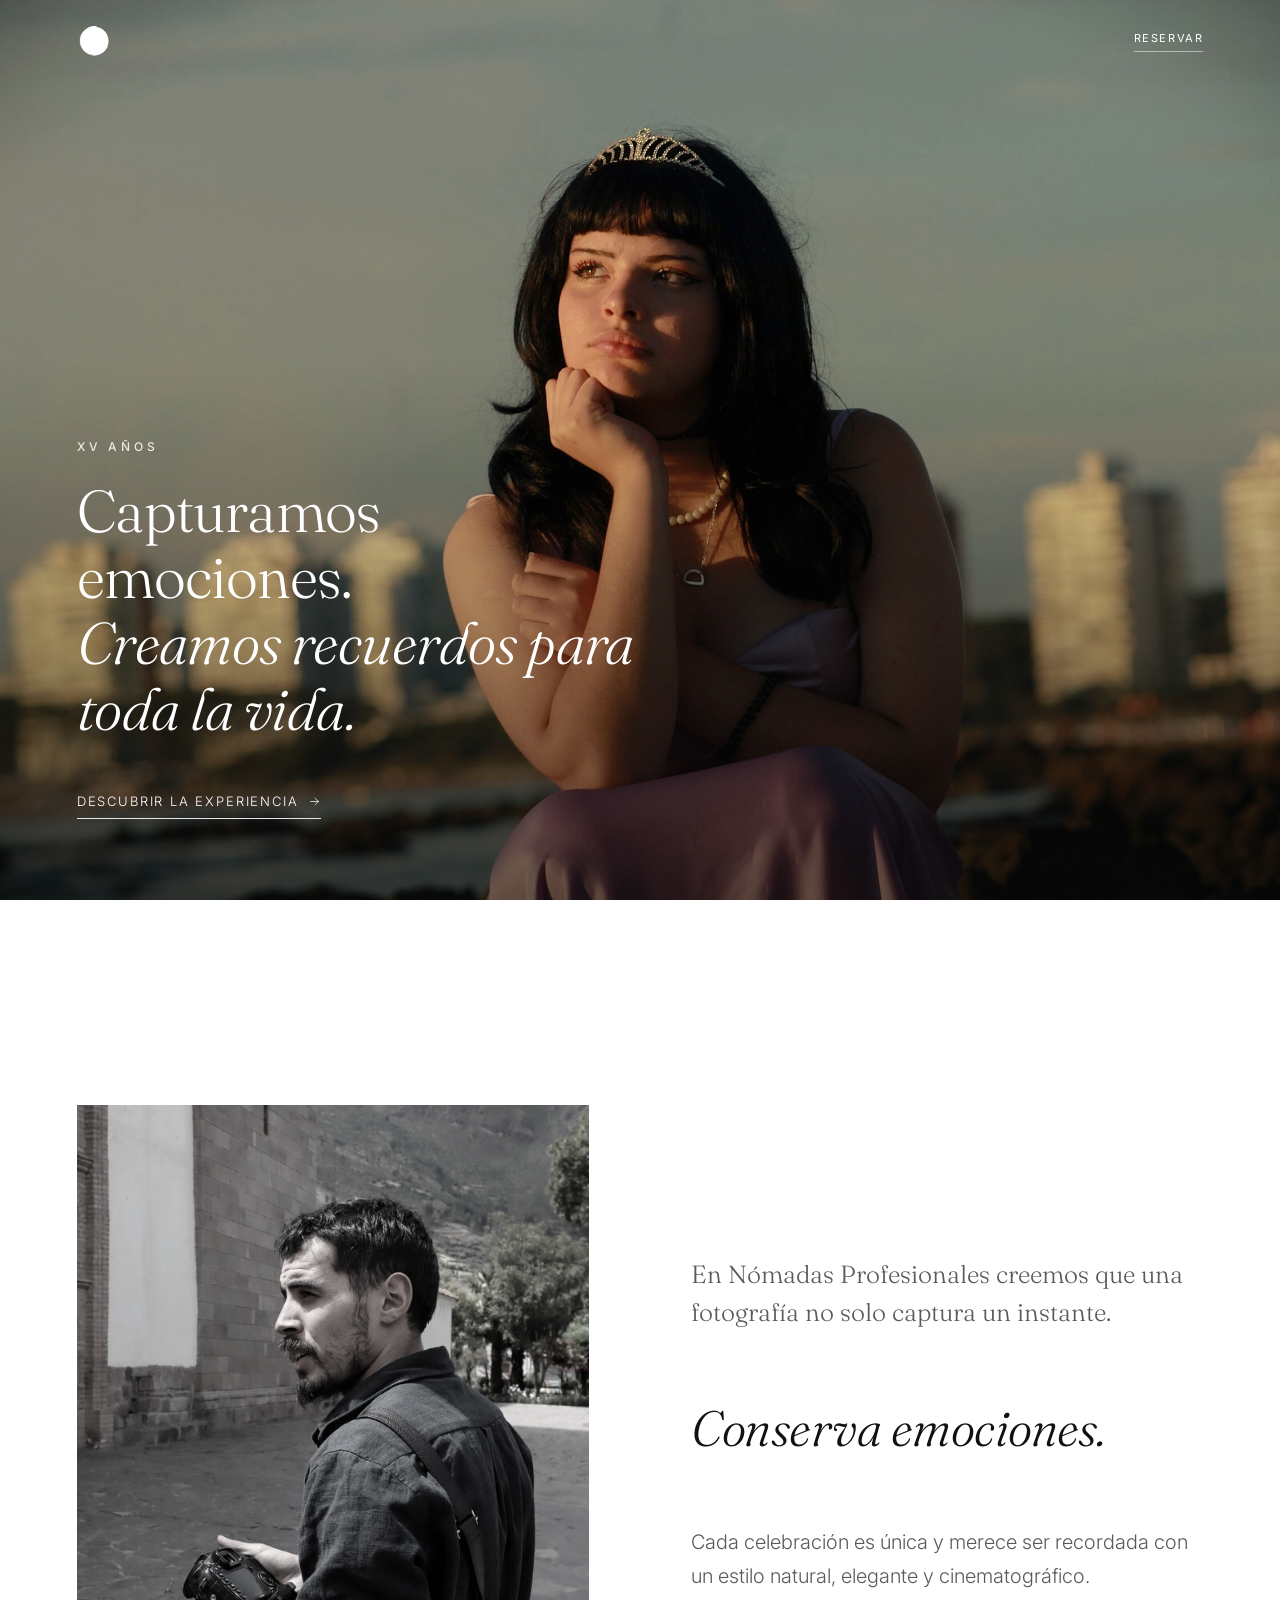
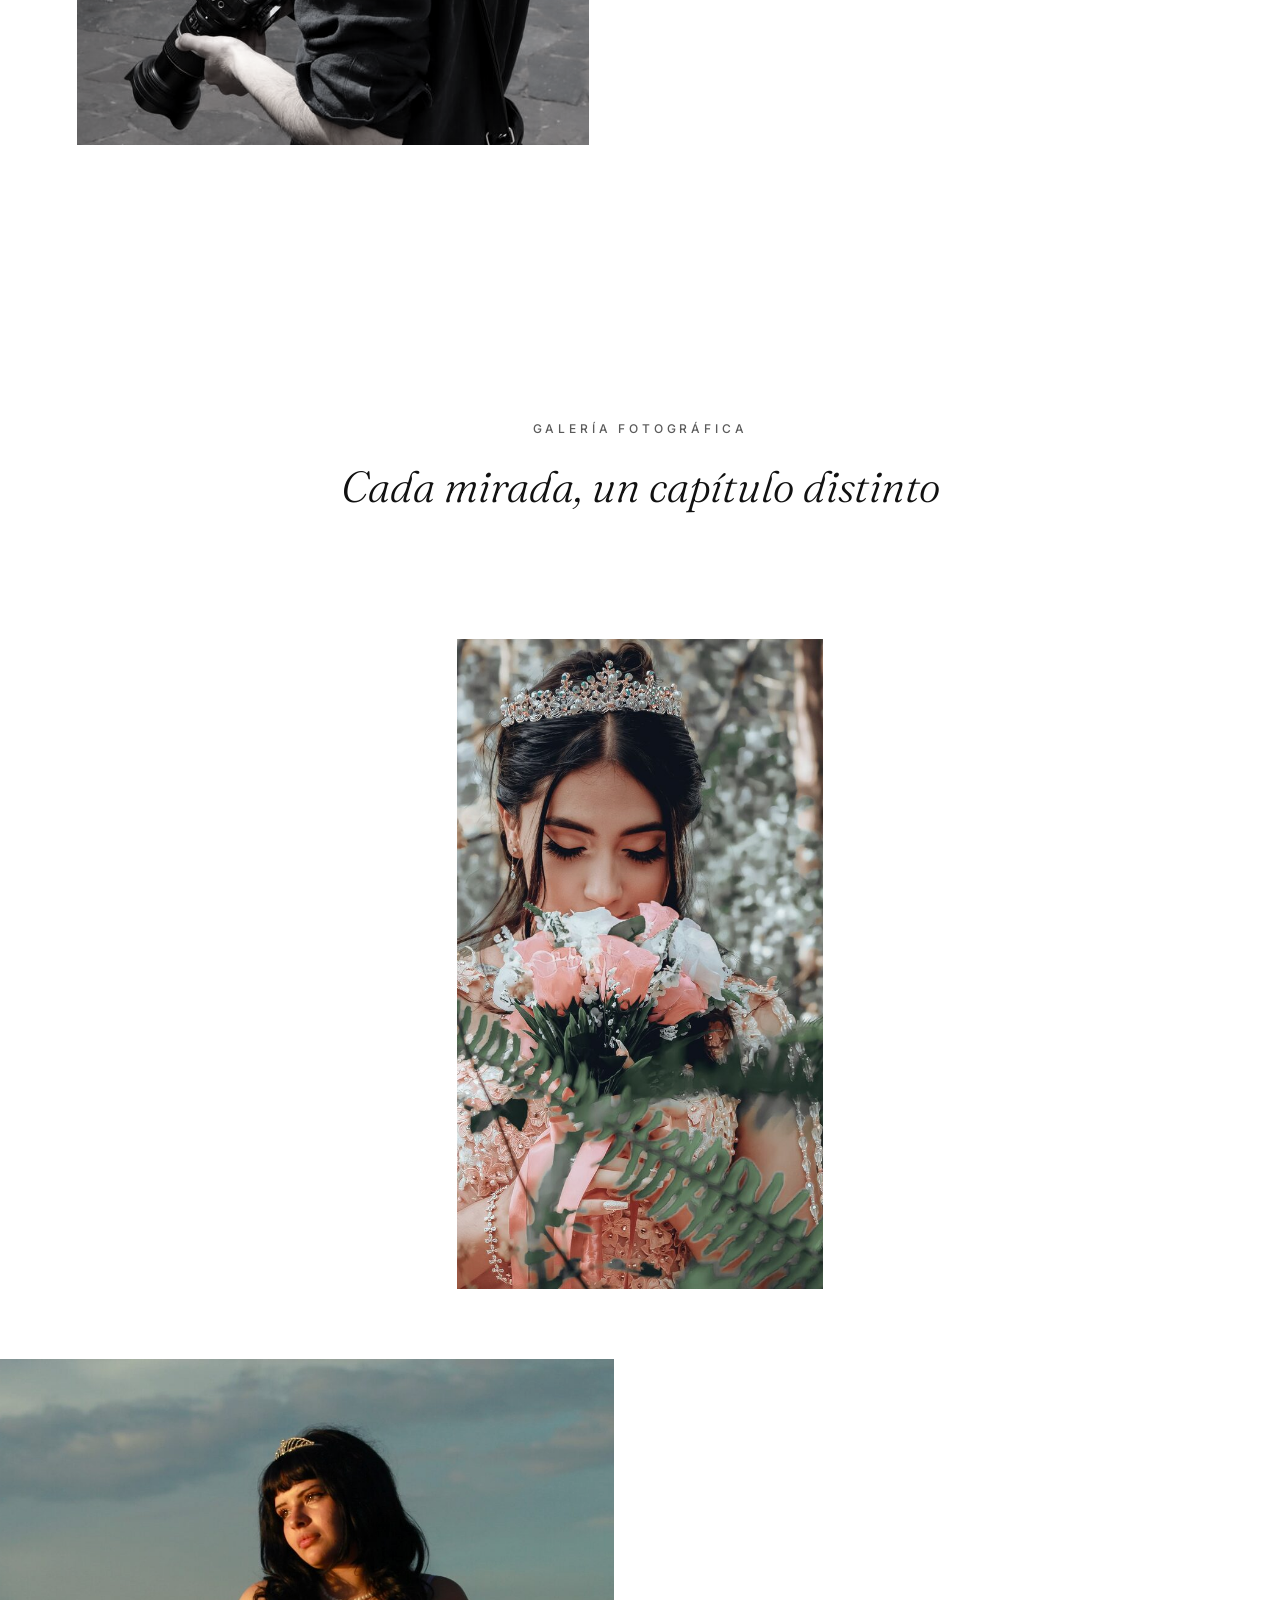
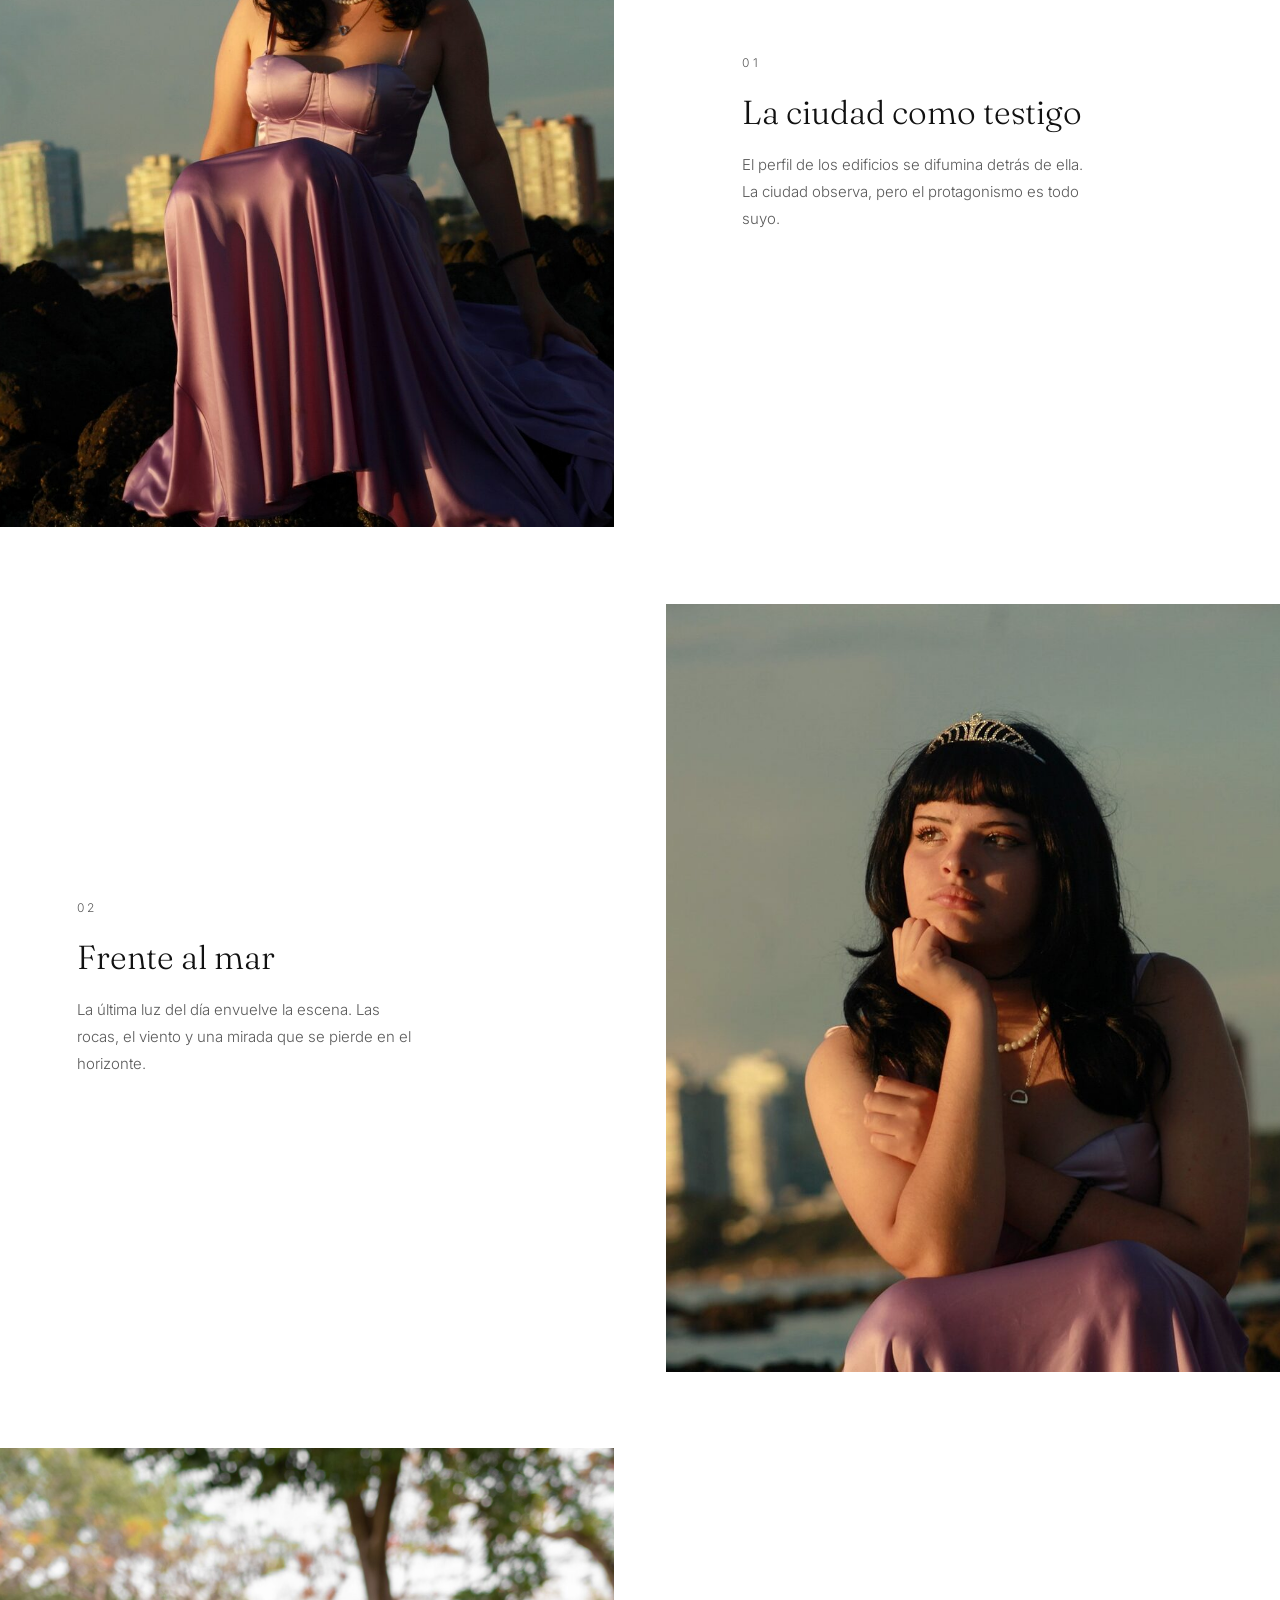
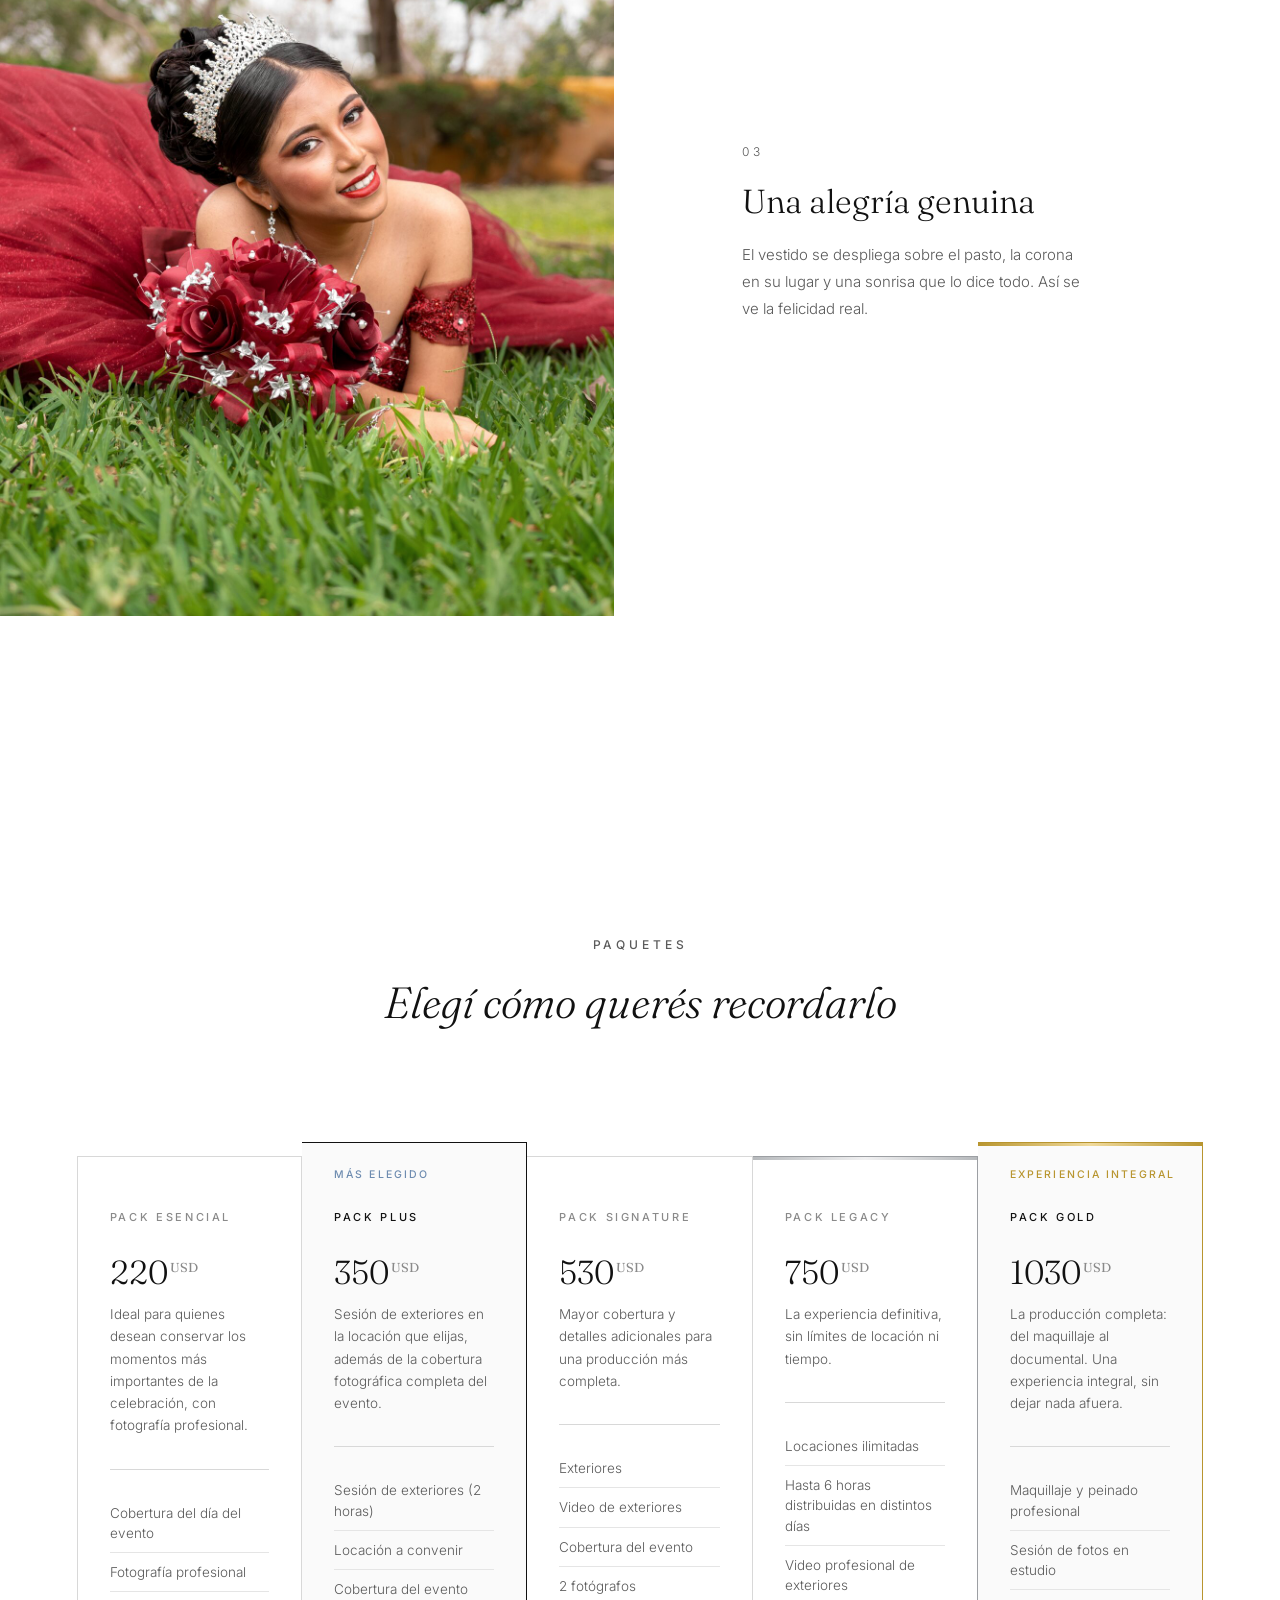
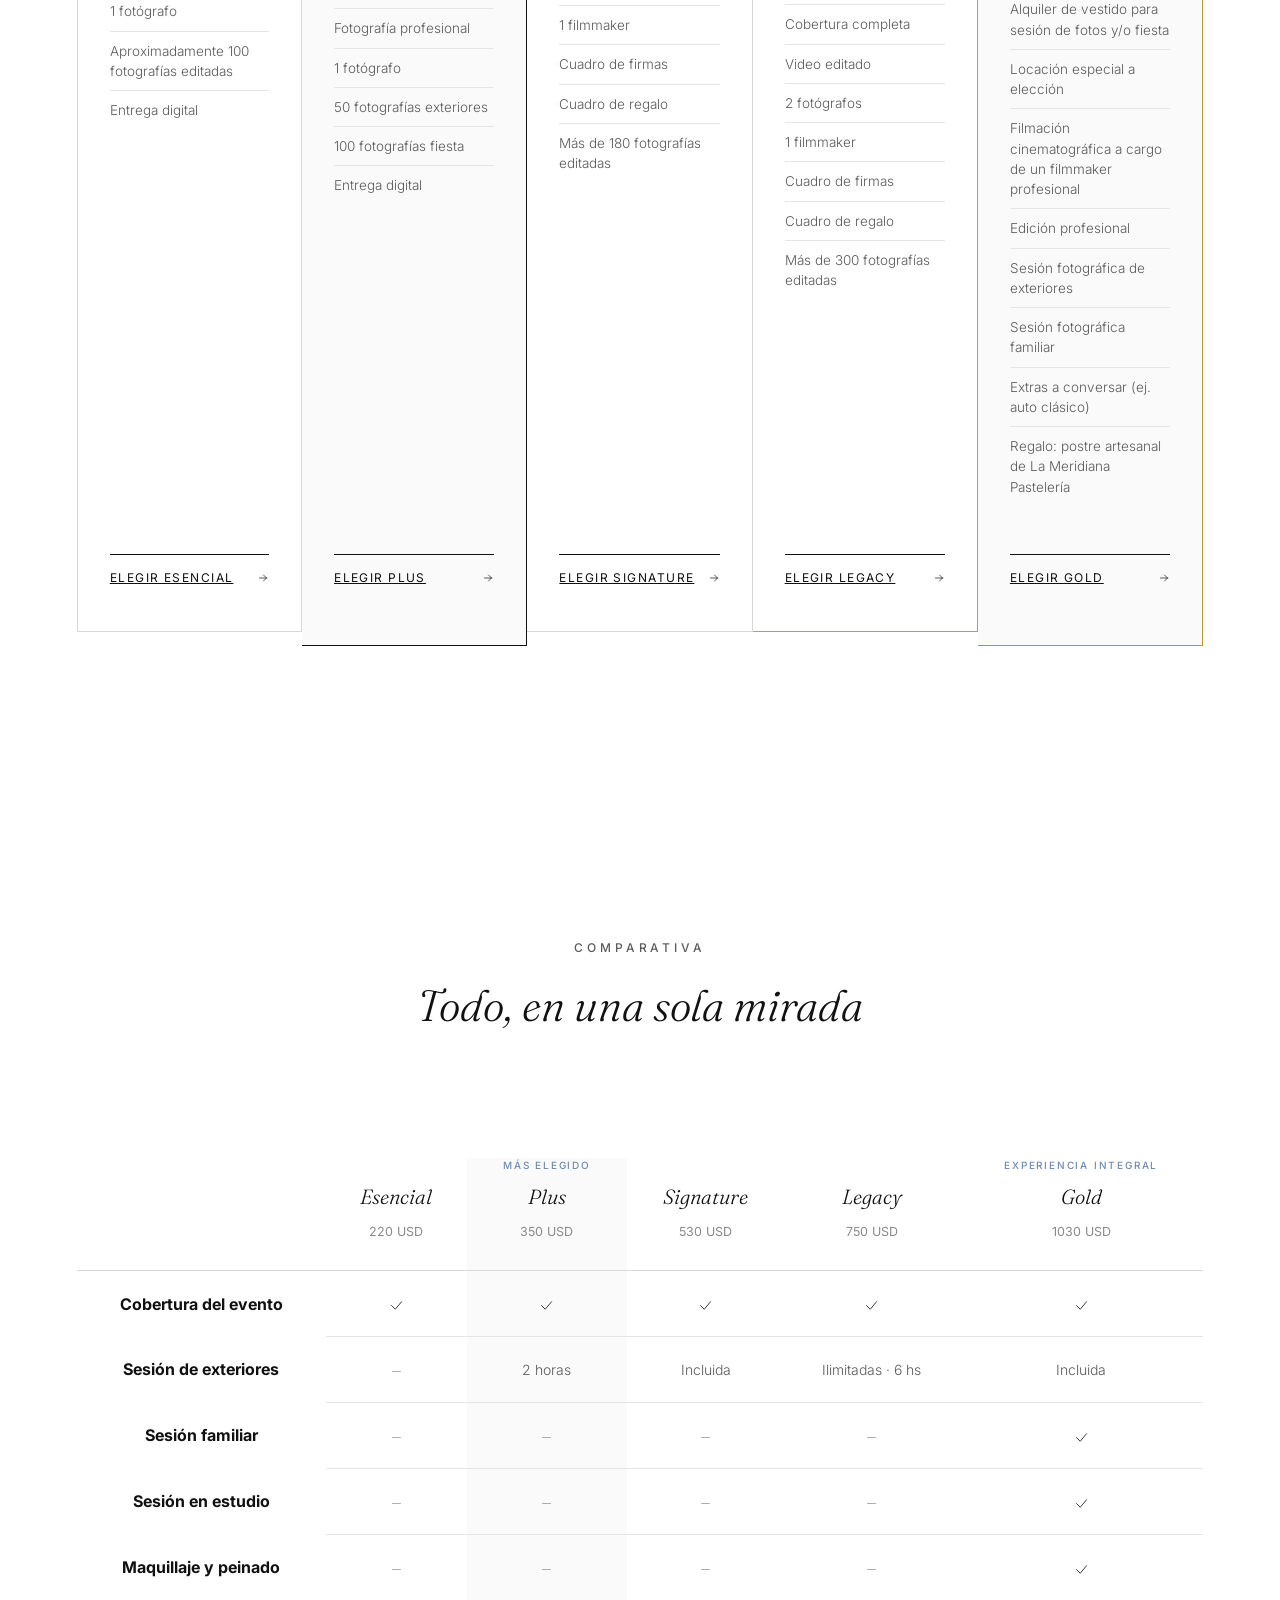
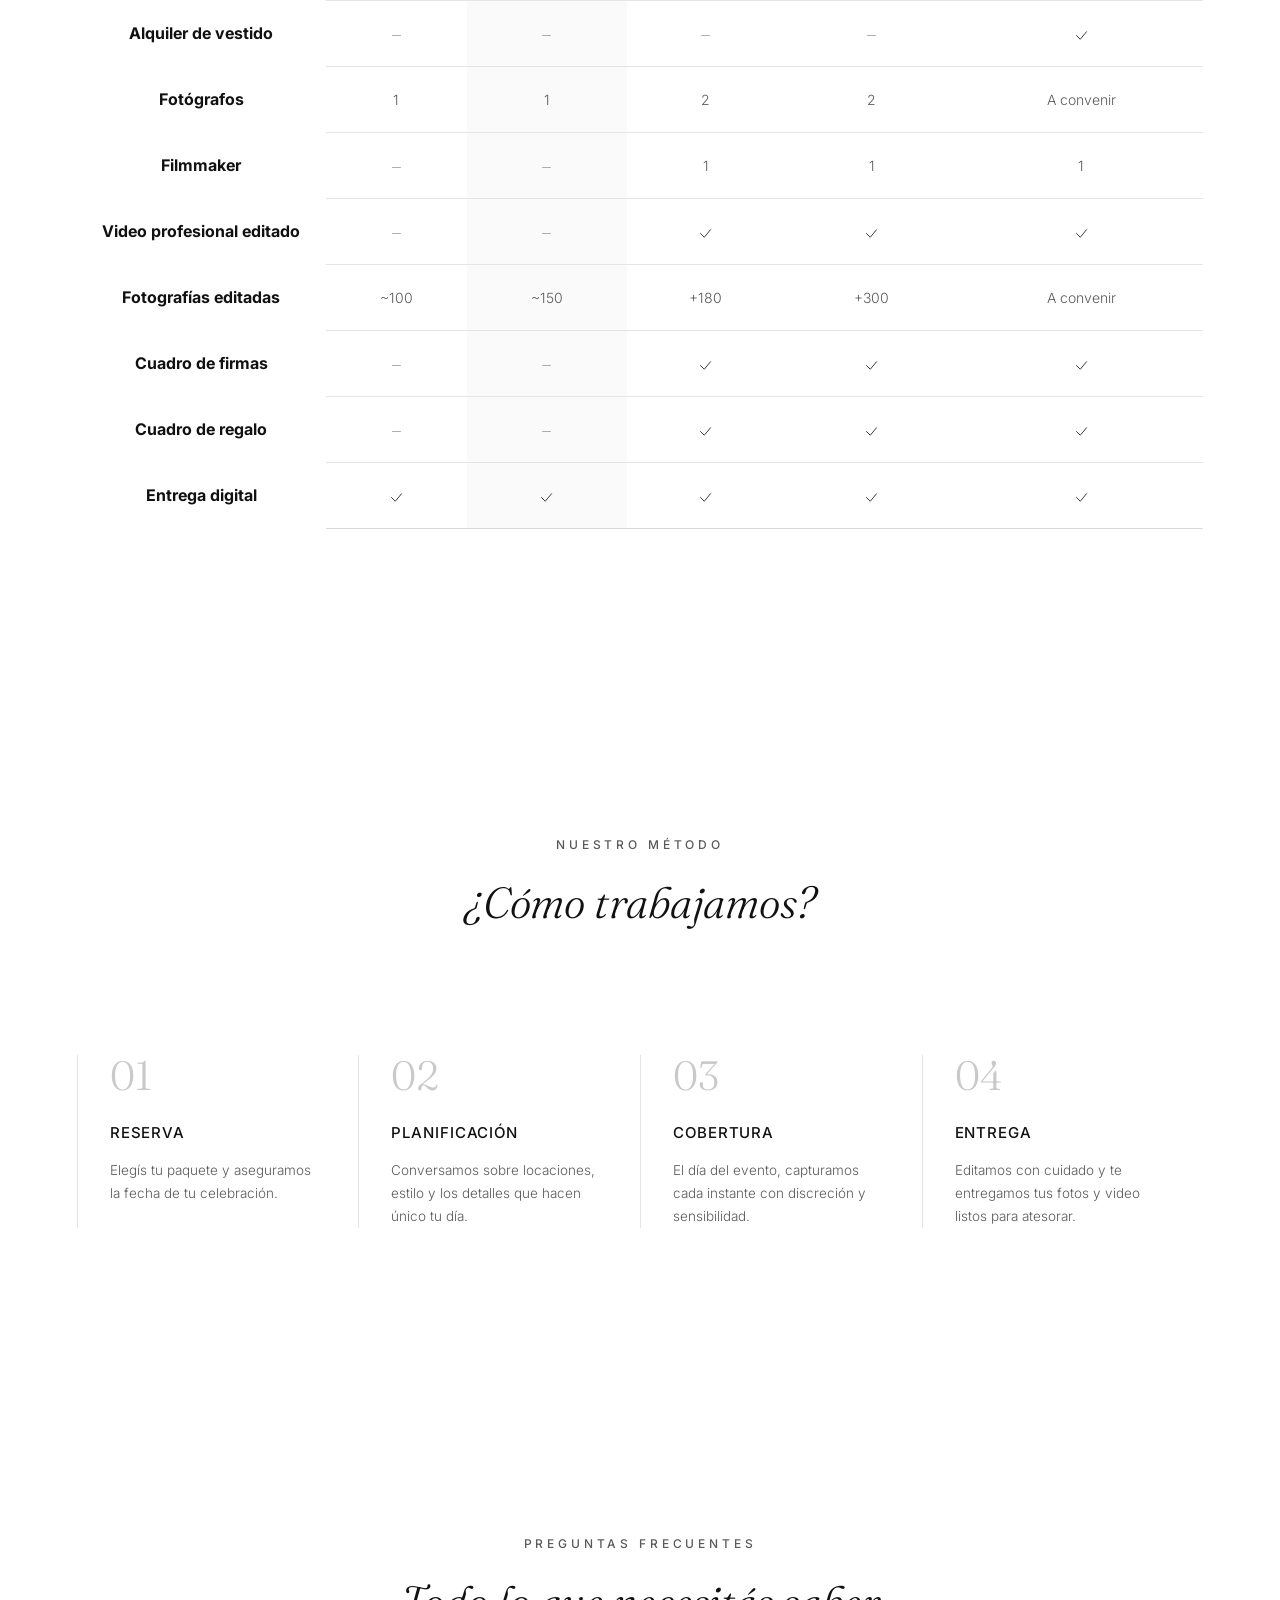
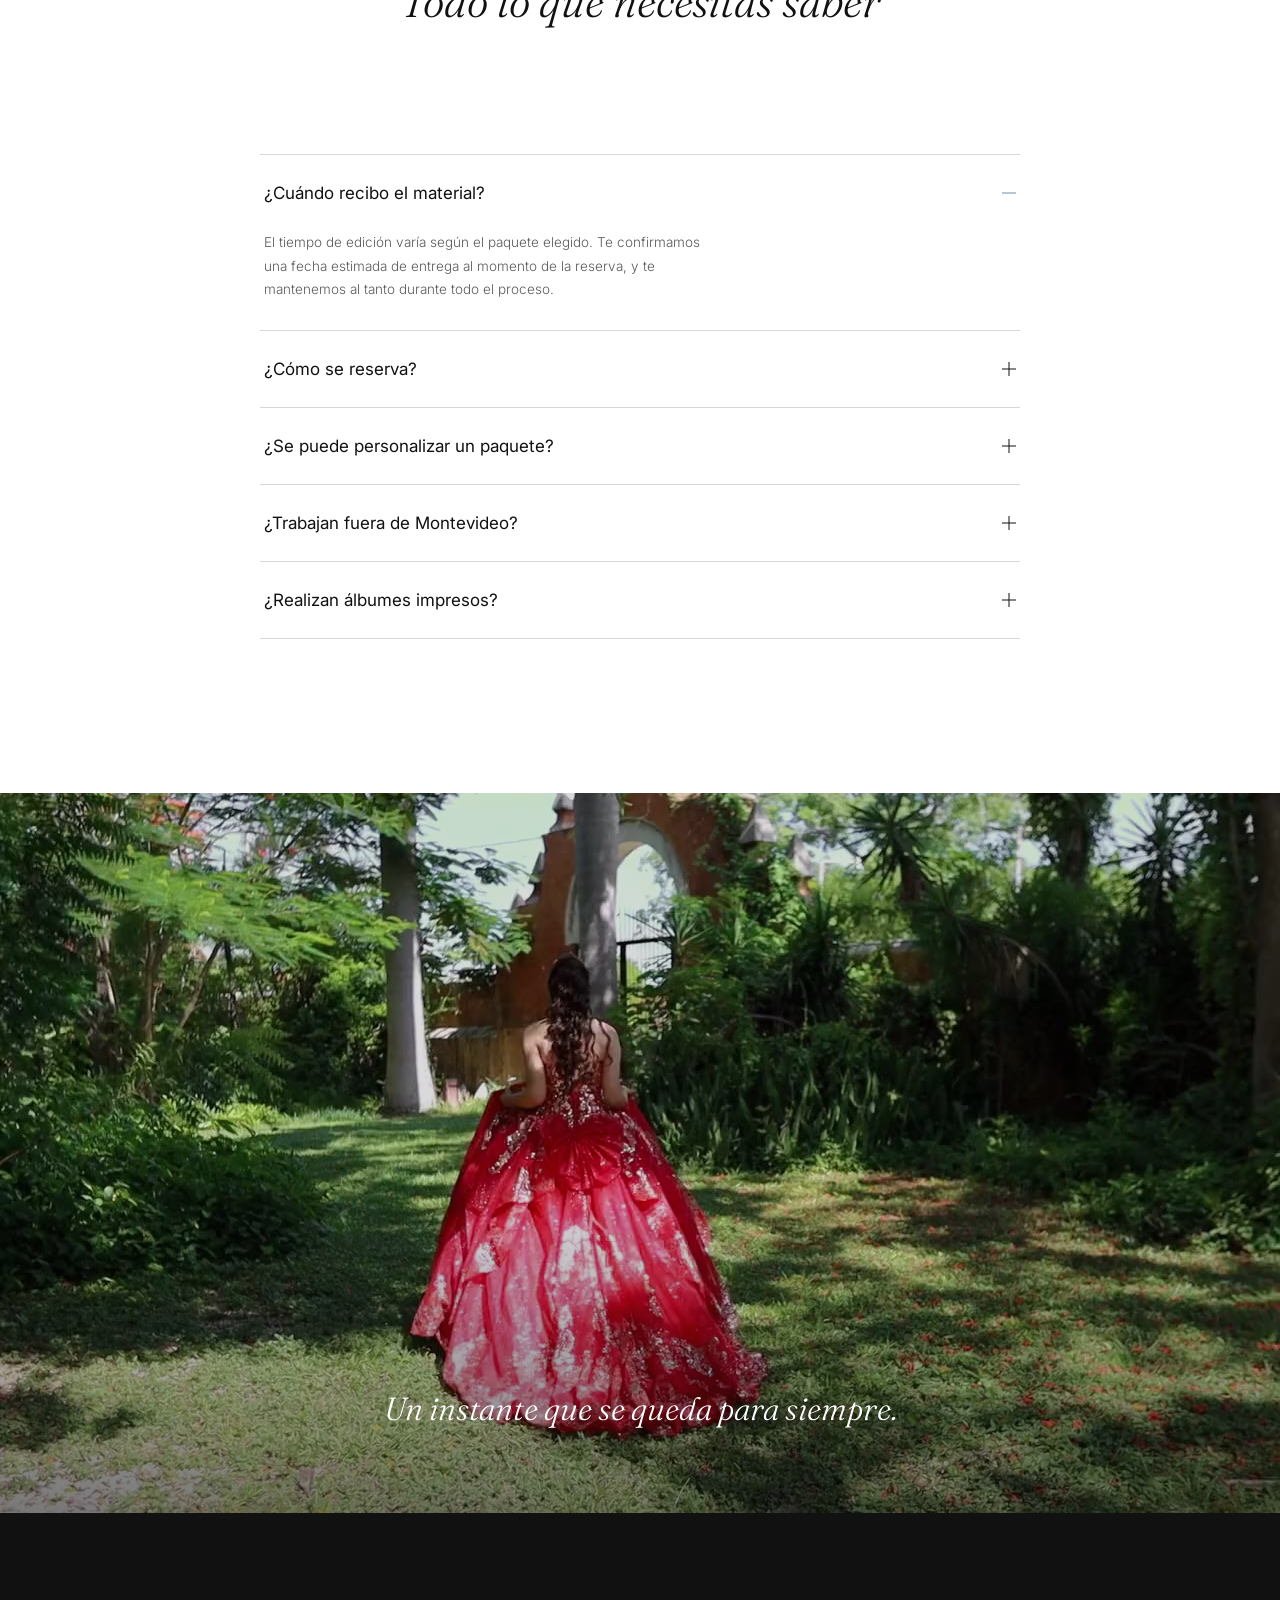
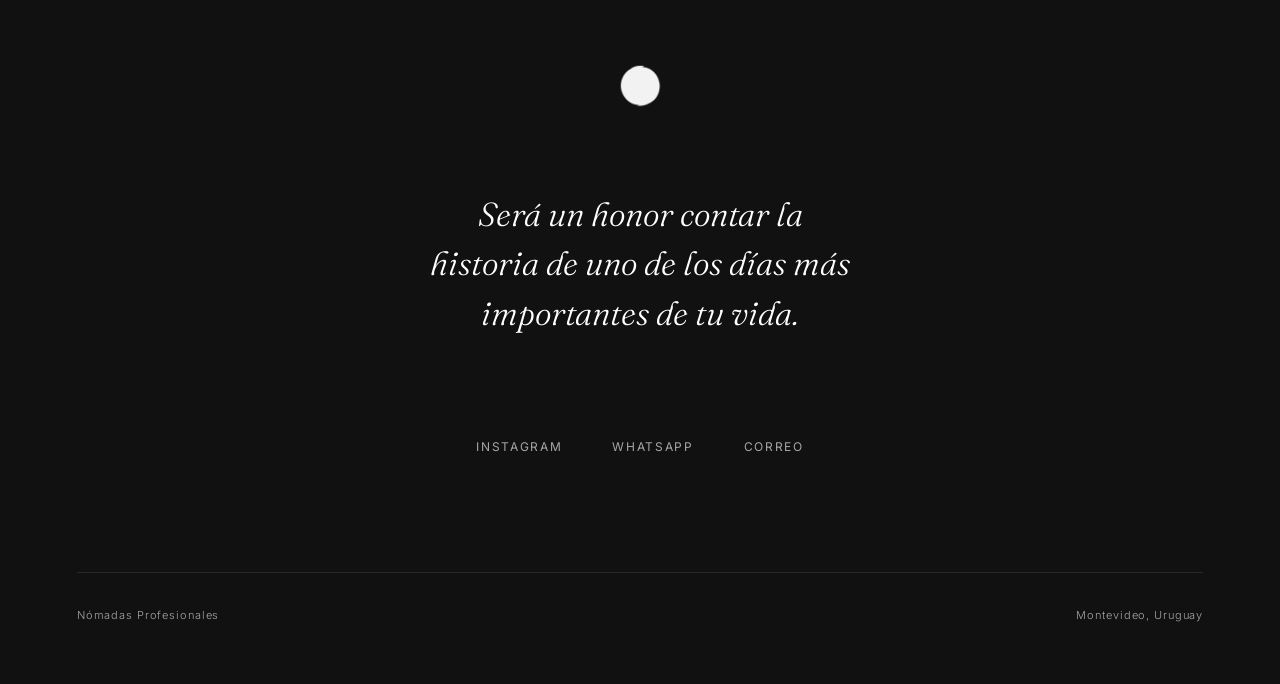
<file: index (4).html>
<!DOCTYPE html>
<html lang="es">
<head>
  <meta charset="UTF-8">
  <meta name="viewport" content="width=device-width, initial-scale=1.0">

  <!-- ==================== SEO ==================== -->
  <title>Nómadas Profesionales — Fotografía y Video de XV Años</title>
  <meta name="description" content="Fotografía y video profesional de XV años en Montevideo y todo Uruguay. Capturamos emociones y creamos recuerdos para toda la vida, con un estilo natural, elegante y cinematográfico.">
  <meta name="keywords" content="fotografía XV años, video XV años, quinceañera Montevideo, fotógrafo XV años Uruguay, filmmaker XV años">
  <meta name="author" content="Nómadas Profesionales">
  <link rel="canonical" href="https://www.nomadasprofesionales.com/xv-anos">

  <!-- Open Graph / redes sociales -->
  <meta property="og:type" content="website">
  <meta property="og:title" content="Nómadas Profesionales — Fotografía y Video de XV Años">
  <meta property="og:description" content="Capturamos emociones. Creamos recuerdos para toda la vida. Fotografía y video profesional de XV años, con un estilo natural, elegante y cinematográfico.">
  <meta property="og:image" content="https://nomadas-xv-anos-1.vercel.app/img/hero.jpg">
  <meta property="og:locale" content="es_UY">
  <meta name="twitter:card" content="summary_large_image">

  <meta name="theme-color" content="#111111">

  <!-- ==================== Rendimiento: preconexión y fuentes ==================== -->
  <link rel="preconnect" href="https://fonts.googleapis.com">
  <link rel="preconnect" href="https://fonts.gstatic.com" crossorigin>
  <link href="https://fonts.googleapis.com/css2?family=Fraunces:ital,opsz,wght@0,9..144,300;0,9..144,400;1,9..144,300;1,9..144,400&family=Inter:wght@300;400;500&display=swap" rel="stylesheet">

  <link rel="preload" as="image" href="img/hero.jpg" fetchpriority="high">

  <link rel="stylesheet" href="css/style.css">

  <!-- ==================== Datos estructurados (SEO) ==================== -->
  <script type="application/ld+json">
  {
    "@context": "https://schema.org",
    "@type": "ProfessionalService",
    "name": "Nómadas Profesionales",
    "description": "Fotografía y video profesional de XV años, con estilo natural, elegante y cinematográfico.",
    "areaServed": {
      "@type": "City",
      "name": "Montevideo"
    },
    "serviceType": "Fotografía y video de XV años",
    "priceRange": "220 USD - 1030 USD"
  }
  </script>
</head>
<body>

  <!-- ==================== HEADER ==================== -->
  <header class="header">
    <a href="#inicio" class="header__logo" aria-label="Nómadas Profesionales — inicio">
      <img src="img/logo-black.png" alt="Nómadas Profesionales" width="34" height="34">
    </a>
    <a href="#contacto" class="header__cta">Reservar</a>
  </header>

  <main id="inicio">

    <!-- ==================== HERO ==================== -->
    <section class="hero" aria-label="Presentación">
      <img
        class="hero__imagen"
        src="img/hero.jpg"
        alt="Retrato editorial de una quinceañera al atardecer, con el horizonte de la ciudad de fondo"
        width="2400"
        height="1600"
        fetchpriority="high"
      >
      <div class="hero__velo"></div>

      <div class="hero__contenido">
        <p class="hero__eyebrow"><span>XV Años</span></p>

        <h1 class="hero__titulo">
          <span class="linea"><span>Capturamos emociones.</span></span>
          <span class="linea"><span>Creamos recuerdos para toda la vida.</span></span>
        </h1>

        <div class="hero__cta-wrap">
          <a href="#propuesta" class="boton-linea">
            Descubrir la experiencia
            <svg viewBox="0 0 24 24" fill="none" aria-hidden="true">
              <path d="M5 12H19M19 12L13 6M19 12L13 18" stroke="currentColor" stroke-width="1.4" stroke-linecap="round" stroke-linejoin="round"/>
            </svg>
          </a>
        </div>
      </div>
    </section>

    <!-- ==================== NUESTRA PROPUESTA ==================== -->
    <section class="propuesta" id="propuesta" aria-labelledby="propuesta-titulo">
      <h2 id="propuesta-titulo" class="sr-only">Nuestra propuesta</h2>

      <div class="propuesta__grid">
        <div class="propuesta__figura" data-reveal>
          <img
            src="img/about.jpg"
            alt="El fotógrafo de Nómadas Profesionales trabajando en el terreno, cámara en mano"
            width="1200"
            height="800"
            loading="lazy"
          >
        </div>

        <div class="propuesta__bloque">
          <p class="propuesta__linea propuesta__linea--intro" data-reveal>
            En Nómadas Profesionales creemos que una fotografía no solo captura un instante.
          </p>
          <p class="propuesta__linea propuesta__linea--enfasis" data-reveal>
            Conserva emociones.
          </p>
          <p class="propuesta__linea propuesta__linea--cierre" data-reveal>
            Cada celebración es única y merece ser recordada con un estilo natural, elegante y cinematográfico.
          </p>
        </div>
      </div>
    </section>

    <!-- ==================== GALERÍA FOTOGRÁFICA ==================== -->
    <section class="galeria" id="galeria" aria-labelledby="galeria-titulo">
      <div class="encabezado-seccion">
        <p class="eyebrow">Galería fotográfica</p>
        <h2 id="galeria-titulo" class="titulo-seccion">Cada mirada, un capítulo distinto</h2>
      </div>

      <!-- Otoño: una sola foto, vertical -->
      <figure class="galeria__ancha" data-reveal>
        <img src="img/gallery-08.jpg" alt="Retrato oliendo un ramo de flores entre helechos" width="1600" height="1066" loading="lazy">
      </figure>

      <!-- El video se movió a una sección propia al final de la página,
           donde se reproduce de fondo automáticamente al llegar a esa altura. -->

      <article class="galeria__entrada">
        <div class="galeria__figura" data-reveal>
          <img src="img/gallery-02.jpg" alt="Retrato frente al horizonte de la ciudad, al atardecer" width="1600" height="1245" loading="lazy">
        </div>
        <div class="galeria__texto">
          <span class="galeria__numero">01</span>
          <h3 class="galeria__titulo">La ciudad como testigo</h3>
          <p class="galeria__descripcion">El perfil de los edificios se difumina detrás de ella. La ciudad observa, pero el protagonismo es todo suyo.</p>
        </div>
      </article>

      <article class="galeria__entrada galeria__entrada--invertida">
        <div class="galeria__figura" data-reveal>
          <img src="img/gallery-04.jpg" alt="Retrato sobre las rocas de la costa, al atardecer" width="1600" height="1067" loading="lazy">
        </div>
        <div class="galeria__texto">
          <span class="galeria__numero">02</span>
          <h3 class="galeria__titulo">Frente al mar</h3>
          <p class="galeria__descripcion">La última luz del día envuelve la escena. Las rocas, el viento y una mirada que se pierde en el horizonte.</p>
        </div>
      </article>

      <article class="galeria__entrada">
        <div class="galeria__figura" data-reveal>
          <img src="img/gallery-07.jpg" alt="Retrato recostada sobre el pasto con vestido rojo, tiara y ramo" width="1280" height="1600" loading="lazy">
        </div>
        <div class="galeria__texto">
          <span class="galeria__numero">03</span>
          <h3 class="galeria__titulo">Una alegría genuina</h3>
          <p class="galeria__descripcion">El vestido se despliega sobre el pasto, la corona en su lugar y una sonrisa que lo dice todo. Así se ve la felicidad real.</p>
        </div>
      </article>
    </section>

    <!-- ==================== PAQUETES ==================== -->
    <section class="paquetes" id="paquetes" aria-labelledby="paquetes-titulo">
      <div class="encabezado-seccion">
        <p class="eyebrow">Paquetes</p>
        <h2 id="paquetes-titulo" class="titulo-seccion">Elegí cómo querés recordarlo</h2>
      </div>

      <div class="paquetes__grid">

        <article class="tarjeta">
          <p class="tarjeta__nombre">Pack Esencial</p>
          <p class="tarjeta__precio">220<sup>USD</sup></p>
          <p class="tarjeta__descripcion">Ideal para quienes desean conservar los momentos más importantes de la celebración, con fotografía profesional.</p>
          <div class="tarjeta__divisor"></div>
          <ul class="tarjeta__lista">
            <li>Cobertura del día del evento</li>
            <li>Fotografía profesional</li>
            <li>1 fotógrafo</li>
            <li>Aproximadamente 100 fotografías editadas</li>
            <li>Entrega digital</li>
          </ul>
          <a href="#contacto" class="tarjeta__cta">
            Elegir Esencial
            <svg class="icono" viewBox="0 0 24 24" fill="none" aria-hidden="true"><path d="M5 12H19M19 12L13 6M19 12L13 18" stroke="currentColor" stroke-width="1.4" stroke-linecap="round" stroke-linejoin="round"/></svg>
          </a>
        </article>

        <article class="tarjeta tarjeta--destacada">
          <span class="tarjeta__etiqueta">Más elegido</span>
          <p class="tarjeta__nombre">Pack Plus</p>
          <p class="tarjeta__precio">350<sup>USD</sup></p>
          <p class="tarjeta__descripcion">Sesión de exteriores en la locación que elijas, además de la cobertura fotográfica completa del evento.</p>
          <div class="tarjeta__divisor"></div>
          <ul class="tarjeta__lista">
            <li>Sesión de exteriores (2 horas)</li>
            <li>Locación a convenir</li>
            <li>Cobertura del evento</li>
            <li>Fotografía profesional</li>
            <li>1 fotógrafo</li>
            <li>50 fotografías exteriores</li>
            <li>100 fotografías fiesta</li>
            <li>Entrega digital</li>
          </ul>
          <a href="#contacto" class="tarjeta__cta">
            Elegir Plus
            <svg class="icono" viewBox="0 0 24 24" fill="none" aria-hidden="true"><path d="M5 12H19M19 12L13 6M19 12L13 18" stroke="currentColor" stroke-width="1.4" stroke-linecap="round" stroke-linejoin="round"/></svg>
          </a>
        </article>

        <article class="tarjeta">
          <p class="tarjeta__nombre">Pack Signature</p>
          <p class="tarjeta__precio">530<sup>USD</sup></p>
          <p class="tarjeta__descripcion">Mayor cobertura y detalles adicionales para una producción más completa.</p>
          <div class="tarjeta__divisor"></div>
          <ul class="tarjeta__lista">
            <li>Exteriores</li>
            <li>Video de exteriores</li>
            <li>Cobertura del evento</li>
            <li>2 fotógrafos</li>
            <li>1 filmmaker</li>
            <li>Cuadro de firmas</li>
            <li>Cuadro de regalo</li>
            <li>Más de 180 fotografías editadas</li>
          </ul>
          <a href="#contacto" class="tarjeta__cta">
            Elegir Signature
            <svg class="icono" viewBox="0 0 24 24" fill="none" aria-hidden="true"><path d="M5 12H19M19 12L13 6M19 12L13 18" stroke="currentColor" stroke-width="1.4" stroke-linecap="round" stroke-linejoin="round"/></svg>
          </a>
        </article>

        <article class="tarjeta tarjeta--plata">
          <p class="tarjeta__nombre">Pack Legacy</p>
          <p class="tarjeta__precio">750<sup>USD</sup></p>
          <p class="tarjeta__descripcion">La experiencia definitiva, sin límites de locación ni tiempo.</p>
          <div class="tarjeta__divisor"></div>
          <ul class="tarjeta__lista">
            <li>Locaciones ilimitadas</li>
            <li>Hasta 6 horas distribuidas en distintos días</li>
            <li>Video profesional de exteriores</li>
            <li>Cobertura completa</li>
            <li>Video editado</li>
            <li>2 fotógrafos</li>
            <li>1 filmmaker</li>
            <li>Cuadro de firmas</li>
            <li>Cuadro de regalo</li>
            <li>Más de 300 fotografías editadas</li>
          </ul>
          <a href="#contacto" class="tarjeta__cta">
            Elegir Legacy
            <svg class="icono" viewBox="0 0 24 24" fill="none" aria-hidden="true"><path d="M5 12H19M19 12L13 6M19 12L13 18" stroke="currentColor" stroke-width="1.4" stroke-linecap="round" stroke-linejoin="round"/></svg>
          </a>
        </article>

        <article class="tarjeta tarjeta--destacada tarjeta--dorado">
          <span class="tarjeta__etiqueta">Experiencia integral</span>
          <p class="tarjeta__nombre">Pack Gold</p>
          <p class="tarjeta__precio">1030<sup>USD</sup></p>
          <p class="tarjeta__descripcion">La producción completa: del maquillaje al documental. Una experiencia integral, sin dejar nada afuera.</p>
          <div class="tarjeta__divisor"></div>
          <ul class="tarjeta__lista">
            <li>Maquillaje y peinado profesional</li>
            <li>Sesión de fotos en estudio</li>
            <li>Alquiler de vestido para sesión de fotos y/o fiesta</li>
            <li>Locación especial a elección</li>
            <li>Filmación cinematográfica a cargo de un filmmaker profesional</li>
            <li>Edición profesional</li>
            <li>Sesión fotográfica de exteriores</li>
            <li>Sesión fotográfica familiar</li>
            <li>Extras a conversar (ej. auto clásico)</li>
            <li>Regalo: postre artesanal de La Meridiana Pastelería</li>
          </ul>
          <a href="#contacto" class="tarjeta__cta">
            Elegir Gold
            <svg class="icono" viewBox="0 0 24 24" fill="none" aria-hidden="true"><path d="M5 12H19M19 12L13 6M19 12L13 18" stroke="currentColor" stroke-width="1.4" stroke-linecap="round" stroke-linejoin="round"/></svg>
          </a>
        </article>

      </div>
    </section>

    <!-- ==================== COMPARATIVA ==================== -->
    <section class="comparativa" id="comparativa" aria-labelledby="comparativa-titulo">
      <div class="encabezado-seccion">
        <p class="eyebrow">Comparativa</p>
        <h2 id="comparativa-titulo" class="titulo-seccion">Todo, en una sola mirada</h2>
      </div>

      <div class="comparativa__wrap">
        <table class="tabla-comparativa">
          <caption class="sr-only">Comparación de características entre los cinco paquetes de fotografía y video de XV años</caption>
          <thead>
            <tr>
              <th scope="col"></th>
              <th scope="col">
                <div class="th-interior">
                  <span class="th-etiqueta"></span>
                  <span class="th-nombre">Esencial</span>
                  <span class="th-precio">220 USD</span>
                </div>
              </th>
              <th scope="col" class="col-plus">
                <div class="th-interior">
                  <span class="th-etiqueta">Más elegido</span>
                  <span class="th-nombre">Plus</span>
                  <span class="th-precio">350 USD</span>
                </div>
              </th>
              <th scope="col">
                <div class="th-interior">
                  <span class="th-etiqueta"></span>
                  <span class="th-nombre">Signature</span>
                  <span class="th-precio">530 USD</span>
                </div>
              </th>
              <th scope="col">
                <div class="th-interior">
                  <span class="th-etiqueta"></span>
                  <span class="th-nombre">Legacy</span>
                  <span class="th-precio">750 USD</span>
                </div>
              </th>
              <th scope="col">
                <div class="th-interior">
                  <span class="th-etiqueta">Experiencia integral</span>
                  <span class="th-nombre">Gold</span>
                  <span class="th-precio">1030 USD</span>
                </div>
              </th>
            </tr>
          </thead>
          <tbody>
            <tr>
              <th scope="row">Cobertura del evento</th>
              <td><svg class="icono icono--check" viewBox="0 0 24 24" aria-label="Incluido"><polyline points="4 12 10 18 20 6"/></svg></td>
              <td class="col-plus"><svg class="icono icono--check" viewBox="0 0 24 24" aria-label="Incluido"><polyline points="4 12 10 18 20 6"/></svg></td>
              <td><svg class="icono icono--check" viewBox="0 0 24 24" aria-label="Incluido"><polyline points="4 12 10 18 20 6"/></svg></td>
              <td><svg class="icono icono--check" viewBox="0 0 24 24" aria-label="Incluido"><polyline points="4 12 10 18 20 6"/></svg></td>
              <td><svg class="icono icono--check" viewBox="0 0 24 24" aria-label="Incluido"><polyline points="4 12 10 18 20 6"/></svg></td>
            </tr>
            <tr>
              <th scope="row">Sesión de exteriores</th>
              <td><svg class="icono icono--guion" viewBox="0 0 24 24" aria-label="No incluido"><line x1="5" y1="12" x2="19" y2="12"/></svg></td>
              <td class="col-plus">2 horas</td>
              <td>Incluida</td>
              <td>Ilimitadas · 6 hs</td>
              <td>Incluida</td>
            </tr>
            <tr>
              <th scope="row">Sesión familiar</th>
              <td><svg class="icono icono--guion" viewBox="0 0 24 24" aria-label="No incluido"><line x1="5" y1="12" x2="19" y2="12"/></svg></td>
              <td class="col-plus"><svg class="icono icono--guion" viewBox="0 0 24 24" aria-label="No incluido"><line x1="5" y1="12" x2="19" y2="12"/></svg></td>
              <td><svg class="icono icono--guion" viewBox="0 0 24 24" aria-label="No incluido"><line x1="5" y1="12" x2="19" y2="12"/></svg></td>
              <td><svg class="icono icono--guion" viewBox="0 0 24 24" aria-label="No incluido"><line x1="5" y1="12" x2="19" y2="12"/></svg></td>
              <td><svg class="icono icono--check" viewBox="0 0 24 24" aria-label="Incluido"><polyline points="4 12 10 18 20 6"/></svg></td>
            </tr>
            <tr>
              <th scope="row">Sesión en estudio</th>
              <td><svg class="icono icono--guion" viewBox="0 0 24 24" aria-label="No incluido"><line x1="5" y1="12" x2="19" y2="12"/></svg></td>
              <td class="col-plus"><svg class="icono icono--guion" viewBox="0 0 24 24" aria-label="No incluido"><line x1="5" y1="12" x2="19" y2="12"/></svg></td>
              <td><svg class="icono icono--guion" viewBox="0 0 24 24" aria-label="No incluido"><line x1="5" y1="12" x2="19" y2="12"/></svg></td>
              <td><svg class="icono icono--guion" viewBox="0 0 24 24" aria-label="No incluido"><line x1="5" y1="12" x2="19" y2="12"/></svg></td>
              <td><svg class="icono icono--check" viewBox="0 0 24 24" aria-label="Incluido"><polyline points="4 12 10 18 20 6"/></svg></td>
            </tr>
            <tr>
              <th scope="row">Maquillaje y peinado</th>
              <td><svg class="icono icono--guion" viewBox="0 0 24 24" aria-label="No incluido"><line x1="5" y1="12" x2="19" y2="12"/></svg></td>
              <td class="col-plus"><svg class="icono icono--guion" viewBox="0 0 24 24" aria-label="No incluido"><line x1="5" y1="12" x2="19" y2="12"/></svg></td>
              <td><svg class="icono icono--guion" viewBox="0 0 24 24" aria-label="No incluido"><line x1="5" y1="12" x2="19" y2="12"/></svg></td>
              <td><svg class="icono icono--guion" viewBox="0 0 24 24" aria-label="No incluido"><line x1="5" y1="12" x2="19" y2="12"/></svg></td>
              <td><svg class="icono icono--check" viewBox="0 0 24 24" aria-label="Incluido"><polyline points="4 12 10 18 20 6"/></svg></td>
            </tr>
            <tr>
              <th scope="row">Alquiler de vestido</th>
              <td><svg class="icono icono--guion" viewBox="0 0 24 24" aria-label="No incluido"><line x1="5" y1="12" x2="19" y2="12"/></svg></td>
              <td class="col-plus"><svg class="icono icono--guion" viewBox="0 0 24 24" aria-label="No incluido"><line x1="5" y1="12" x2="19" y2="12"/></svg></td>
              <td><svg class="icono icono--guion" viewBox="0 0 24 24" aria-label="No incluido"><line x1="5" y1="12" x2="19" y2="12"/></svg></td>
              <td><svg class="icono icono--guion" viewBox="0 0 24 24" aria-label="No incluido"><line x1="5" y1="12" x2="19" y2="12"/></svg></td>
              <td><svg class="icono icono--check" viewBox="0 0 24 24" aria-label="Incluido"><polyline points="4 12 10 18 20 6"/></svg></td>
            </tr>
            <tr>
              <th scope="row">Fotógrafos</th>
              <td>1</td>
              <td class="col-plus">1</td>
              <td>2</td>
              <td>2</td>
              <td>A convenir</td>
            </tr>
            <tr>
              <th scope="row">Filmmaker</th>
              <td><svg class="icono icono--guion" viewBox="0 0 24 24" aria-label="No incluido"><line x1="5" y1="12" x2="19" y2="12"/></svg></td>
              <td class="col-plus"><svg class="icono icono--guion" viewBox="0 0 24 24" aria-label="No incluido"><line x1="5" y1="12" x2="19" y2="12"/></svg></td>
              <td>1</td>
              <td>1</td>
              <td>1</td>
            </tr>
            <tr>
              <th scope="row">Video profesional editado</th>
              <td><svg class="icono icono--guion" viewBox="0 0 24 24" aria-label="No incluido"><line x1="5" y1="12" x2="19" y2="12"/></svg></td>
              <td class="col-plus"><svg class="icono icono--guion" viewBox="0 0 24 24" aria-label="No incluido"><line x1="5" y1="12" x2="19" y2="12"/></svg></td>
              <td><svg class="icono icono--check" viewBox="0 0 24 24" aria-label="Incluido"><polyline points="4 12 10 18 20 6"/></svg></td>
              <td><svg class="icono icono--check" viewBox="0 0 24 24" aria-label="Incluido"><polyline points="4 12 10 18 20 6"/></svg></td>
              <td><svg class="icono icono--check" viewBox="0 0 24 24" aria-label="Incluido"><polyline points="4 12 10 18 20 6"/></svg></td>
            </tr>
            <tr>
              <th scope="row">Fotografías editadas</th>
              <td>~100</td>
              <td class="col-plus">~150</td>
              <td>+180</td>
              <td>+300</td>
              <td>A convenir</td>
            </tr>
            <tr>
              <th scope="row">Cuadro de firmas</th>
              <td><svg class="icono icono--guion" viewBox="0 0 24 24" aria-label="No incluido"><line x1="5" y1="12" x2="19" y2="12"/></svg></td>
              <td class="col-plus"><svg class="icono icono--guion" viewBox="0 0 24 24" aria-label="No incluido"><line x1="5" y1="12" x2="19" y2="12"/></svg></td>
              <td><svg class="icono icono--check" viewBox="0 0 24 24" aria-label="Incluido"><polyline points="4 12 10 18 20 6"/></svg></td>
              <td><svg class="icono icono--check" viewBox="0 0 24 24" aria-label="Incluido"><polyline points="4 12 10 18 20 6"/></svg></td>
              <td><svg class="icono icono--check" viewBox="0 0 24 24" aria-label="Incluido"><polyline points="4 12 10 18 20 6"/></svg></td>
            </tr>
            <tr>
              <th scope="row">Cuadro de regalo</th>
              <td><svg class="icono icono--guion" viewBox="0 0 24 24" aria-label="No incluido"><line x1="5" y1="12" x2="19" y2="12"/></svg></td>
              <td class="col-plus"><svg class="icono icono--guion" viewBox="0 0 24 24" aria-label="No incluido"><line x1="5" y1="12" x2="19" y2="12"/></svg></td>
              <td><svg class="icono icono--check" viewBox="0 0 24 24" aria-label="Incluido"><polyline points="4 12 10 18 20 6"/></svg></td>
              <td><svg class="icono icono--check" viewBox="0 0 24 24" aria-label="Incluido"><polyline points="4 12 10 18 20 6"/></svg></td>
              <td><svg class="icono icono--check" viewBox="0 0 24 24" aria-label="Incluido"><polyline points="4 12 10 18 20 6"/></svg></td>
            </tr>
            <tr>
              <th scope="row">Entrega digital</th>
              <td><svg class="icono icono--check" viewBox="0 0 24 24" aria-label="Incluido"><polyline points="4 12 10 18 20 6"/></svg></td>
              <td class="col-plus"><svg class="icono icono--check" viewBox="0 0 24 24" aria-label="Incluido"><polyline points="4 12 10 18 20 6"/></svg></td>
              <td><svg class="icono icono--check" viewBox="0 0 24 24" aria-label="Incluido"><polyline points="4 12 10 18 20 6"/></svg></td>
              <td><svg class="icono icono--check" viewBox="0 0 24 24" aria-label="Incluido"><polyline points="4 12 10 18 20 6"/></svg></td>
              <td><svg class="icono icono--check" viewBox="0 0 24 24" aria-label="Incluido"><polyline points="4 12 10 18 20 6"/></svg></td>
            </tr>
          </tbody>
        </table>
      </div>
    </section>

    <!-- ==================== ¿CÓMO TRABAJAMOS? ==================== -->
    <section class="proceso" id="proceso" aria-labelledby="proceso-titulo">
      <div class="encabezado-seccion">
        <p class="eyebrow">Nuestro método</p>
        <h2 id="proceso-titulo" class="titulo-seccion">¿Cómo trabajamos?</h2>
      </div>

      <div class="proceso__grid">
        <div class="paso" data-reveal>
          <p class="paso__numero">01</p>
          <p class="paso__titulo">Reserva</p>
          <p class="paso__texto">Elegís tu paquete y aseguramos la fecha de tu celebración.</p>
        </div>
        <div class="paso" data-reveal>
          <p class="paso__numero">02</p>
          <p class="paso__titulo">Planificación</p>
          <p class="paso__texto">Conversamos sobre locaciones, estilo y los detalles que hacen único tu día.</p>
        </div>
        <div class="paso" data-reveal>
          <p class="paso__numero">03</p>
          <p class="paso__titulo">Cobertura</p>
          <p class="paso__texto">El día del evento, capturamos cada instante con discreción y sensibilidad.</p>
        </div>
        <div class="paso" data-reveal>
          <p class="paso__numero">04</p>
          <p class="paso__titulo">Entrega</p>
          <p class="paso__texto">Editamos con cuidado y te entregamos tus fotos y video listos para atesorar.</p>
        </div>
      </div>
    </section>

    <!-- ==================== PREGUNTAS FRECUENTES ==================== -->
    <section class="faq" id="faq" aria-labelledby="faq-titulo">
      <div class="encabezado-seccion">
        <p class="eyebrow">Preguntas frecuentes</p>
        <h2 id="faq-titulo" class="titulo-seccion">Todo lo que necesitás saber</h2>
      </div>

      <div class="faq__lista">

        <div class="faq__item is-open">
          <h3>
            <button class="faq__pregunta" aria-expanded="true" aria-controls="respuesta-1" id="pregunta-1">
              <span class="faq__texto-pregunta">¿Cuándo recibo el material?</span>
              <span class="faq__signo" aria-hidden="true"></span>
            </button>
          </h3>
          <div class="faq__respuesta" id="respuesta-1" role="region" aria-labelledby="pregunta-1">
            <div class="faq__respuesta-interior">
              <p>El tiempo de edición varía según el paquete elegido. Te confirmamos una fecha estimada de entrega al momento de la reserva, y te mantenemos al tanto durante todo el proceso.</p>
            </div>
          </div>
        </div>

        <div class="faq__item">
          <h3>
            <button class="faq__pregunta" aria-expanded="false" aria-controls="respuesta-2" id="pregunta-2">
              <span class="faq__texto-pregunta">¿Cómo se reserva?</span>
              <span class="faq__signo" aria-hidden="true"></span>
            </button>
          </h3>
          <div class="faq__respuesta" id="respuesta-2" role="region" aria-labelledby="pregunta-2">
            <div class="faq__respuesta-interior">
              <p>Escribinos contándonos la fecha y el estilo que imaginás para tu celebración. Coordinamos una breve llamada o reunión, y la fecha queda asegurada con una seña.</p>
            </div>
          </div>
        </div>

        <div class="faq__item">
          <h3>
            <button class="faq__pregunta" aria-expanded="false" aria-controls="respuesta-3" id="pregunta-3">
              <span class="faq__texto-pregunta">¿Se puede personalizar un paquete?</span>
              <span class="faq__signo" aria-hidden="true"></span>
            </button>
          </h3>
          <div class="faq__respuesta" id="respuesta-3" role="region" aria-labelledby="pregunta-3">
            <div class="faq__respuesta-interior">
              <p>Sí. Los paquetes son un punto de partida — podemos ajustar horas de cobertura, cantidad de fotógrafos o agregar servicios puntuales según lo que necesites.</p>
            </div>
          </div>
        </div>

        <div class="faq__item">
          <h3>
            <button class="faq__pregunta" aria-expanded="false" aria-controls="respuesta-4" id="pregunta-4">
              <span class="faq__texto-pregunta">¿Trabajan fuera de Montevideo?</span>
              <span class="faq__signo" aria-hidden="true"></span>
            </button>
          </h3>
          <div class="faq__respuesta" id="respuesta-4" role="region" aria-labelledby="pregunta-4">
            <div class="faq__respuesta-interior">
              <p>Sí, viajamos dentro y fuera de Montevideo. Si tu evento es en el interior o en otro país, escribinos para coordinar los detalles del traslado.</p>
            </div>
          </div>
        </div>

        <div class="faq__item">
          <h3>
            <button class="faq__pregunta" aria-expanded="false" aria-controls="respuesta-5" id="pregunta-5">
              <span class="faq__texto-pregunta">¿Realizan álbumes impresos?</span>
              <span class="faq__signo" aria-hidden="true"></span>
            </button>
          </h3>
          <div class="faq__respuesta" id="respuesta-5" role="region" aria-labelledby="pregunta-5">
            <div class="faq__respuesta-interior">
              <p>Sí, ofrecemos álbumes impresos de alta calidad como servicio adicional. Te mostramos las opciones de formato y papel una vez seleccionadas las fotos finales.</p>
            </div>
          </div>
        </div>

      </div>
    </section>

  </main>

  <!-- ==================== VIDEO DE CIERRE ==================== -->
  <!-- Se reproduce de fondo, en loop y sin sonido, únicamente mientras
       está visible en pantalla (ver inicializarVideoCierre en js/main.js).
       Reemplazar el <source> por tu archivo real cuando lo tengas. -->
  <section class="video-cierre" aria-label="Video destacado">
    <video
      class="video-cierre__media"
      poster="img/video-poster.jpg"
      muted
      loop
      playsinline
      preload="none"
    >
      <source src="img/video-destacado.mp4" type="video/mp4">
    </video>
    <div class="video-cierre__velo"></div>

    <p class="video-cierre__frase" data-reveal>Un instante que se queda para siempre.</p>
  </section>

  <!-- ==================== CONTACTO / FOOTER ==================== -->
  <footer class="footer" id="contacto" role="contentinfo">
    <img class="footer__logo" src="img/logo-white.png" alt="Nómadas Profesionales" width="46" height="46" loading="lazy">

    <p class="footer__frase">Será un honor contar la historia de uno de los días más importantes de tu vida.</p>

    <nav class="footer__enlaces" aria-label="Redes y contacto">
      <a class="footer__enlace" href="https://instagram.com/" target="_blank" rel="noopener noreferrer">Instagram</a>
      <a class="footer__enlace" href="https://wa.me/59892807461" target="_blank" rel="noopener noreferrer">WhatsApp</a>
      <a class="footer__enlace" href="mailto:fotografiaprocristi@gmail.com">Correo</a>
    </nav>

    <div class="footer__base">
      <span class="footer__marca">Nómadas Profesionales</span>
      <span class="footer__lugar">Montevideo, Uruguay</span>
    </div>
  </footer>

  <script src="js/main.js" defer></script>
</body>
</html>
</file>
<file: css/style.css>
/* ==========================================================================
   NÓMADAS PROFESIONALES — XV AÑOS 
   Hoja de estilos principal
   Sistema: variables CSS, mobile-first, sin frameworks
   ========================================================================== */

/* --------------------------------------------------------------------------
   1. VARIABLES GLOBALES (Design Tokens)
   -------------------------------------------------------------------------- */
:root {
  /* Color */
  --color-black: #111111;          /* nunca negro puro: más cálido junto a las fotos */
  --color-white: #FFFFFF;
  --color-gray-text: #5A5A5A;      /* texto de cuerpo sobre blanco */
  --color-gray-muted: #8A8A8A;     /* texto secundario / metadatos */
  --color-gray-light: #E5E5E5;     /* líneas y separadores suaves */
  --color-gray-line-strong: #D8D8D8;
  --color-gray-panel: #FAFAFA;     /* fondo del paquete destacado */
  --color-blue-accent: #6E8CB0;    /* único acento de color de todo el sitio */
  --color-footer-bg: #111111;
  --color-footer-line: #2A2A2A;
  --color-footer-text: #A6A6A6;

  /* Tipografía */
  --font-display: 'Fraunces', Georgia, serif;
  --font-body: 'Inter', -apple-system, BlinkMacSystemFont, sans-serif;

  --fs-eyebrow: 12px;
  --fs-body: 15px;
  --fs-small: 13.5px;

  /* Espaciado (escala de 8px) */
  --space-1: 8px;
  --space-2: 16px;
  --space-3: 24px;
  --space-4: 32px;
  --space-5: 48px;
  --space-6: 64px;
  --space-7: 96px;

  /* Layout */
  --max-width: 1280px;
  --max-width-texto: 620px;
  --side-padding: 6vw;

  /* Movimiento */
  --ease-suave: cubic-bezier(0.19, 1, 0.22, 1);
  --dur-rapida: 0.4s;
  --dur-media: 0.7s;
  --dur-lenta: 1.2s;
}

/* --------------------------------------------------------------------------
   2. RESET Y BASE
   -------------------------------------------------------------------------- */
*,
*::before,
*::after {
  margin: 0;
  padding: 0;
  box-sizing: border-box;
}

html {
  scroll-behavior: smooth;
}

body {
  font-family: var(--font-body);
  font-weight: 300;
  color: var(--color-black);
  background: var(--color-white);
  line-height: 1.5;
  -webkit-font-smoothing: antialiased;
  overflow-x: hidden;
}

img {
  max-width: 100%;
  display: block;
}

a {
  color: inherit;
}

button {
  font-family: inherit;
  cursor: pointer;
}

ul {
  list-style: none;
}

/* Foco de teclado visible en toda la web (accesibilidad) */
:focus-visible {
  outline: 1.5px solid var(--color-black);
  outline-offset: 4px;
}

/* Respeta la preferencia de movimiento reducido del sistema operativo */
@media (prefers-reduced-motion: reduce) {
  html {
    scroll-behavior: auto;
  }
  *,
  *::before,
  *::after {
    animation-duration: 0.01ms !important;
    animation-iteration-count: 1 !important;
    transition-duration: 0.01ms !important;
  }
}

/* --------------------------------------------------------------------------
   3. UTILIDADES COMPARTIDAS
   -------------------------------------------------------------------------- */
.eyebrow {
  font-size: var(--fs-eyebrow);
  font-weight: 500;
  letter-spacing: 0.32em;
  text-transform: uppercase;
  color: var(--color-gray-text);
  margin-bottom: var(--space-2);
}

.titulo-seccion {
  font-family: var(--font-display);
  font-weight: 300;
  font-style: italic;
  color: var(--color-black);
  font-size: clamp(1.8rem, 3.4vw, 2.8rem);
}

.encabezado-seccion {
  text-align: center;
  margin-bottom: clamp(70px, 10vw, 120px);
  padding: 0 var(--side-padding);
}

.sr-only {
  position: absolute;
  width: 1px;
  height: 1px;
  overflow: hidden;
  clip: rect(0, 0, 0, 0);
  white-space: nowrap;
}

/* Animación de revelado al hacer scroll (activada por IntersectionObserver, ver js/main.js) */
[data-reveal] {
  opacity: 0;
  transform: translateY(18px);
  transition: opacity 1s var(--ease-suave), transform 1s var(--ease-suave);
}

[data-reveal].is-visible {
  opacity: 1;
  transform: translateY(0);
}

/* --------------------------------------------------------------------------
   4. HEADER
   -------------------------------------------------------------------------- */
.header {
  position: fixed;
  top: 0;
  left: 0;
  width: 100%;
  z-index: 100;
  padding: var(--space-3) var(--side-padding);
  display: flex;
  align-items: center;
  justify-content: space-between;
  transition: background var(--dur-media) var(--ease-suave),
              padding var(--dur-media) var(--ease-suave),
              box-shadow var(--dur-media) var(--ease-suave);
}

.header__logo img {
  width: 34px;
  height: 34px;
  /* sobre el Hero (fondo oscuro) el logo se muestra en blanco por inversión de filtro */
  filter: invert(1) brightness(2);
  transition: filter var(--dur-media) var(--ease-suave);
}

.header__cta {
  font-size: 11px;
  font-weight: 400;
  letter-spacing: 0.14em;
  text-transform: uppercase;
  color: var(--color-white);
  text-decoration: none;
  border-bottom: 1px solid rgba(255, 255, 255, 0.5);
  padding-bottom: 4px;
  transition: color var(--dur-rapida) var(--ease-suave),
              border-color var(--dur-rapida) var(--ease-suave);
}

.header__cta:hover {
  border-color: var(--color-white);
}

/* Estado "scrolled": aplicado por JS cuando el usuario pasa el Hero */
.header.is-scrolled {
  background: rgba(255, 255, 255, 0.92);
  backdrop-filter: blur(8px);
  padding-top: var(--space-2);
  padding-bottom: var(--space-2);
  box-shadow: 0 1px 0 var(--color-gray-light);
}

.header.is-scrolled .header__logo img {
  filter: none;
}

.header.is-scrolled .header__cta {
  color: var(--color-black);
  border-color: var(--color-gray-line-strong);
}

.header.is-scrolled .header__cta:hover {
  border-color: var(--color-black);
}

/* --------------------------------------------------------------------------
   5. HERO
   -------------------------------------------------------------------------- */
.hero {
  position: relative;
  width: 100%;
  height: 100vh;
  min-height: 640px;
  overflow: hidden;
  display: flex;
  align-items: flex-end;
}

.hero__imagen {
  position: absolute;
  inset: 0;
  width: 100%;
  height: 100%;
  object-fit: cover;
  object-position: center 25%;
  filter: grayscale(15%) contrast(1.03);
  transform: scale(1.06);
  opacity: 0;
  animation: heroReveal 2.4s var(--ease-suave) forwards;
}

@keyframes heroReveal {
  to {
    opacity: 1;
    transform: scale(1);
  }
}

.hero__velo {
  position: absolute;
  inset: 0;
  background: linear-gradient(
    180deg,
    rgba(10, 10, 10, 0.08) 0%,
    rgba(10, 10, 10, 0.08) 40%,
    rgba(10, 10, 10, 0.6) 100%
  );
}

.hero__contenido {
  position: relative;
  z-index: 2;
  width: 100%;
  padding: 0 var(--side-padding) 9vh;
  display: flex;
  flex-direction: column;
  align-items: flex-start;
}

.hero__eyebrow {
  font-size: var(--fs-eyebrow);
  font-weight: 500;
  letter-spacing: 0.32em;
  text-transform: uppercase;
  color: var(--color-white);
  opacity: 0.85;
  margin-bottom: 22px;
  overflow: hidden;
}

.hero__eyebrow span {
  display: inline-block;
  transform: translateY(100%);
  animation: lineUp 1s var(--ease-suave) forwards;
  animation-delay: 0.9s;
}

.hero__titulo {
  font-family: var(--font-display);
  font-weight: 300;
  color: var(--color-white);
  font-size: clamp(2.1rem, 4.6vw, 4.4rem);
  line-height: 1.12;
  letter-spacing: -0.01em;
  max-width: 16ch;
}

.hero__titulo .linea {
  display: block;
  overflow: hidden;
}

.hero__titulo .linea span {
  display: inline-block;
  transform: translateY(110%);
  animation: lineUp 1.1s var(--ease-suave) forwards;
}

.hero__titulo .linea:nth-child(1) span { animation-delay: 1.05s; }
.hero__titulo .linea:nth-child(2) span { animation-delay: 1.2s; font-style: italic; }

@keyframes lineUp {
  to { transform: translateY(0); }
}

.hero__cta-wrap {
  margin-top: 46px;
  opacity: 0;
  animation: fadeIn 1.2s var(--ease-suave) forwards;
  animation-delay: 1.7s;
}

@keyframes fadeIn {
  to { opacity: 1; }
}

.boton-linea {
  position: relative;
  display: inline-flex;
  align-items: center;
  gap: 10px;
  background: none;
  border: none;
  font-size: 13px;
  letter-spacing: 0.14em;
  text-transform: uppercase;
  color: var(--color-white);
  padding: 0 0 8px 0;
  text-decoration: none;
}

.boton-linea::after {
  content: '';
  position: absolute;
  left: 0;
  bottom: 0;
  width: 100%;
  height: 1px;
  background: var(--color-gray-light);
}

.boton-linea::before {
  content: '';
  position: absolute;
  left: 0;
  bottom: 0;
  width: 0%;
  height: 1px;
  background: var(--color-blue-accent);
  transition: width var(--dur-media) var(--ease-suave);
  z-index: 1;
}

.boton-linea:hover::before {
  width: 100%;
}

.boton-linea svg {
  width: 13px;
  height: 13px;
  transition: transform var(--dur-media) var(--ease-suave);
}

.boton-linea:hover svg {
  transform: translateX(5px);
}

/* --------------------------------------------------------------------------
   6. NUESTRA PROPUESTA
   -------------------------------------------------------------------------- */
.propuesta {
  width: 100%;
  padding: clamp(90px, 16vw, 220px) var(--side-padding);
}

.propuesta__grid {
  max-width: var(--max-width);
  margin: 0 auto;
  display: grid;
  grid-template-columns: 1fr 1fr;
  gap: clamp(50px, 8vw, 110px);
  align-items: center;
}

.propuesta__figura {
  aspect-ratio: 4 / 5;
  overflow: hidden;
}

.propuesta__figura img {
  width: 100%;
  height: 100%;
  object-fit: cover;
  filter: grayscale(85%) contrast(1.05);
}

.propuesta__bloque {
  max-width: var(--max-width-texto);
}

.propuesta__linea {
  font-family: var(--font-display);
  font-weight: 300;
  color: var(--color-black);
  line-height: 1.5;
}

.propuesta__linea--intro {
  font-size: clamp(1.2rem, 2vw, 1.55rem);
  color: var(--color-gray-text);
  margin-bottom: clamp(40px, 6vw, 60px);
}

.propuesta__linea--enfasis {
  font-size: clamp(2.1rem, 4vw, 3.1rem);
  font-style: italic;
  color: var(--color-black);
  letter-spacing: -0.01em;
  margin-bottom: clamp(40px, 6vw, 60px);
  transition-delay: 0.15s;
}

.propuesta__linea--cierre {
  font-family: var(--font-body);
  font-weight: 300;
  font-size: clamp(1.05rem, 1.6vw, 1.25rem);
  color: var(--color-gray-text);
  line-height: 1.7;
  transition-delay: 0.3s;
}

@media (max-width: 860px) {
  .propuesta__grid {
    grid-template-columns: 1fr;
  }
  .propuesta__figura {
    order: -1;
    max-width: 340px;
    margin: 0 auto var(--space-5);
  }
}

/* --------------------------------------------------------------------------
   7. GALERÍA FOTOGRÁFICA
   -------------------------------------------------------------------------- */
.galeria {
  width: 100%;
  padding: clamp(40px, 6vw, 70px) 0 clamp(50px, 7vw, 90px);
}

/* Foto sola sin pareja de par: se muestra vertical y centrada,
   con el mismo tratamiento que el resto de las fotos de la galería */
.galeria__ancha {
  max-width: 520px;
  margin: 0 auto clamp(40px, 6vw, 70px);
  padding: 0 var(--side-padding);
  aspect-ratio: 4 / 5;
  overflow: hidden;
}

.galeria__ancha img {
  width: 100%;
  height: 100%;
  object-fit: cover;
  object-position: center 25%;
  filter: grayscale(8%) contrast(1.02);
  transform: scale(1.04);
  opacity: 0;
  transition: opacity 1.2s var(--ease-suave), transform 1.4s var(--ease-suave);
}

.galeria__ancha.is-visible img {
  opacity: 1;
  transform: scale(1);
}

.galeria__entrada {
  display: grid;
  grid-template-columns: 1fr 1fr;
  align-items: center;
  gap: clamp(24px, 4vw, 56px);
  margin-bottom: clamp(40px, 6vw, 80px);
  max-width: var(--max-width);
  margin-left: auto;
  margin-right: auto;
}

.galeria__entrada--invertida {
  direction: rtl;
}

.galeria__entrada--invertida > * {
  direction: ltr;
}

.galeria__figura {
  overflow: hidden;
  aspect-ratio: 4 / 5;
}

.galeria__figura img {
  width: 100%;
  height: 100%;
  object-fit: cover;
  filter: grayscale(8%) contrast(1.02);
  transform: scale(1.04);
  opacity: 0;
  transition: opacity 1.3s var(--ease-suave), transform 1.6s var(--ease-suave);
}

.galeria__figura.is-visible img {
  opacity: 1;
  transform: scale(1);
}

.galeria__texto {
  padding: 0 6vw;
}

.galeria__numero {
  font-size: 12px;
  letter-spacing: 0.28em;
  color: var(--color-gray-text);
  margin-bottom: 18px;
  display: block;
}

.galeria__titulo {
  font-family: var(--font-display);
  font-weight: 300;
  font-size: clamp(1.5rem, 2.6vw, 2.2rem);
  color: var(--color-black);
  margin-bottom: 18px;
  line-height: 1.3;
}

.galeria__descripcion {
  font-size: var(--fs-body);
  font-weight: 300;
  line-height: 1.8;
  color: var(--color-gray-text);
  max-width: 38ch;
}

@media (max-width: 860px) {
  .galeria__entrada,
  .galeria__entrada--invertida {
    grid-template-columns: 1fr;
    direction: ltr;
  }
  .galeria__texto {
    padding: 0 8vw;
  }
}

/* --------------------------------------------------------------------------
   8. PAQUETES
   -------------------------------------------------------------------------- */
.paquetes {
  width: 100%;
  padding: clamp(90px, 12vw, 160px) var(--side-padding);
}

.paquetes__grid {
  max-width: var(--max-width);
  margin: 0 auto;
  display: grid;
  grid-template-columns: repeat(5, 1fr);
}

.tarjeta {
  border: 1px solid var(--color-gray-line-strong);
  border-left: none;
  padding: 52px 32px 44px;
  display: flex;
  flex-direction: column;
  position: relative;
  background: var(--color-white);
}

.tarjeta:first-child {
  border-left: 1px solid var(--color-gray-line-strong);
}

.tarjeta--destacada {
  background: var(--color-gray-panel);
  border-color: var(--color-black);
  z-index: 1;
  margin: -14px 0;
  padding-top: 66px;
  padding-bottom: 58px;
}.tarjeta--plata {
  border-color: #9C9FA3;
}

.tarjeta--plata::before {
  content: "";
  position: absolute;
  top: 0;
  left: 0;
  right: 0;
  height: 3px;
  background: linear-gradient(90deg, #B6B9BC, #F1F1F2, #B6B9BC);
}

.tarjeta--plata .tarjeta__etiqueta {
  color: #8B8E92;
}

.tarjeta--dorado {
  border-color: #B8952F;
}

.tarjeta--dorado::before {
  content: "";
  position: absolute;
  top: 0;
  left: 0;
  right: 0;
  height: 3px;
  background: linear-gradient(90deg, #B8952F, #F0DA9C, #B8952F);
}

.tarjeta--dorado .tarjeta__etiqueta {
  color: #B8952F;
}

.tarjeta--dorado .tarjeta__nombre {
  color: #B8952F;
}

.tarjeta__etiqueta {
  position: absolute;
  top: 24px;
  left: 32px;
  font-size: 10.5px;
  font-weight: 500;
  letter-spacing: 0.2em;
  text-transform: uppercase;
  color: var(--color-blue-accent);
}

.tarjeta__nombre {
  font-size: 11px;
  font-weight: 500;
  letter-spacing: 0.24em;
  text-transform: uppercase;
  color: var(--color-gray-muted);
  margin-bottom: 22px;
}

.tarjeta--destacada .tarjeta__nombre {
  color: var(--color-black);
}

.tarjeta__precio {
  font-family: var(--font-display);
  font-weight: 300;
  font-size: clamp(2rem, 2.6vw, 2.5rem);
  color: var(--color-black);
  margin-bottom: 6px;
}

.tarjeta__precio sup {
  font-size: 13px;
  font-weight: 400;
  top: -1em;
  margin-left: 2px;
  color: var(--color-gray-muted);
}

.tarjeta__descripcion {
  font-size: var(--fs-small);
  font-weight: 300;
  line-height: 1.65;
  color: var(--color-gray-text);
  min-height: 62px;
  margin-bottom: var(--space-4);
}

.tarjeta__divisor {
  width: 100%;
  height: 1px;
  background: var(--color-gray-line-strong);
  margin-bottom: var(--space-3);
}

.tarjeta__lista {
  flex-grow: 1;
  margin-bottom: var(--space-5);
}

.tarjeta__lista li {
  font-size: var(--fs-small);
  font-weight: 300;
  color: var(--color-gray-text);
  line-height: 1.5;
  padding: 9px 0;
  border-top: 1px solid var(--color-gray-light);
}

.tarjeta__lista li:first-child {
  border-top: none;
}

.tarjeta__cta {
  background: none;
  border: none;
  border-top: 1px solid var(--color-black);
  padding-top: 14px;
  font-size: 12px;
  font-weight: 400;
  letter-spacing: 0.12em;
  text-transform: uppercase;
  color: var(--color-black);
  text-align: left;
  display: flex;
  align-items: center;
  justify-content: space-between;
  transition: opacity var(--dur-rapida) var(--ease-suave);
}

.tarjeta__cta:hover {
  opacity: 0.55;
}

.tarjeta__cta svg {
  width: 12px;
  height: 12px;
  transition: transform var(--dur-rapida) var(--ease-suave);
}

.tarjeta__cta:hover svg {
  transform: translateX(4px);
}

@media (max-width: 1000px) {
  .paquetes__grid {
    grid-template-columns: 1fr 1fr;
  }
  .tarjeta {
    border-left: 1px solid var(--color-gray-line-strong) !important;
  }
  .tarjeta--destacada {
    margin: 0;
    padding-top: 52px;
    padding-bottom: 44px;
  }
}

@media (max-width: 640px) {
  .paquetes__grid {
    grid-template-columns: 1fr;
  }
  .tarjeta {
    border-top: none;
  }
  .tarjeta:first-child {
    border-top: 1px solid var(--color-gray-line-strong);
  }
}

/* --------------------------------------------------------------------------
   9. COMPARATIVA
   -------------------------------------------------------------------------- */
.comparativa {
  width: 100%;
  padding: clamp(90px, 12vw, 160px) var(--side-padding);
}

.comparativa__wrap {
  max-width: 1180px;
  margin: 0 auto;
  overflow-x: auto;
}

.tabla-comparativa {
  width: 100%;
  border-collapse: collapse;
  min-width: 960px;
}

.tabla-comparativa thead th {
  font-weight: 400;
  text-align: center;
  padding: 0 20px 28px;
  border-bottom: 1px solid var(--color-gray-line-strong);
  vertical-align: bottom;
}

.tabla-comparativa thead th:first-child {
  text-align: left;
}

.th-interior {
  display: flex;
  flex-direction: column;
  align-items: center;
  gap: 10px;
}

.tabla-comparativa thead th:first-child .th-interior {
  align-items: flex-start;
}

.th-etiqueta {
  font-size: 10px;
  font-weight: 500;
  letter-spacing: 0.18em;
  text-transform: uppercase;
  color: var(--color-blue-accent);
  height: 14px;
}

.th-nombre {
  font-family: var(--font-display);
  font-weight: 300;
  font-style: italic;
  font-size: clamp(1.1rem, 1.6vw, 1.4rem);
  color: var(--color-black);
}

.th-precio {
  font-size: 12.5px;
  color: var(--color-gray-muted);
}

.tabla-comparativa tbody td {
  text-align: center;
  padding: 22px 20px;
  border-bottom: 1px solid var(--color-gray-light);
  font-size: 14px;
  font-weight: 300;
  color: var(--color-gray-text);
}

.tabla-comparativa tbody td:first-child {
  text-align: left;
  color: var(--color-black);
  font-weight: 400;
  font-size: 14.5px;
}

.tabla-comparativa tbody tr:last-child td {
  border-bottom: 1px solid var(--color-gray-line-strong);
}

.col-plus {
  background: var(--color-gray-panel);
}

.icono {
  display: inline-block;
  width: 15px;
  height: 15px;
  vertical-align: middle;
}

.icono--check polyline {
  stroke: var(--color-black);
  stroke-width: 1.3;
  fill: none;
  stroke-linecap: round;
  stroke-linejoin: round;
}

.icono--guion line {
  stroke: var(--color-gray-muted);
  stroke-width: 1.1;
}

@media (max-width: 640px) {
  .tabla-comparativa thead th,
  .tabla-comparativa tbody td {
    padding: 16px 14px;
  }
}

/* --------------------------------------------------------------------------
   10. ¿CÓMO TRABAJAMOS?
   -------------------------------------------------------------------------- */
.proceso {
  width: 100%;
  padding: clamp(90px, 12vw, 160px) var(--side-padding);
}

.proceso__grid {
  max-width: var(--max-width);
  margin: 0 auto;
  display: grid;
  grid-template-columns: repeat(4, 1fr);
}

.paso {
  padding: 0 clamp(16px, 2.5vw, 34px);
  border-left: 1px solid var(--color-gray-light);
}

.paso__numero {
  font-family: var(--font-display);
  font-weight: 300;
  font-size: clamp(2.2rem, 3.2vw, 3rem);
  color: #C9C9C9;
  line-height: 1;
  margin-bottom: 26px;
}

.paso__titulo {
  font-size: var(--fs-body);
  font-weight: 500;
  letter-spacing: 0.06em;
  text-transform: uppercase;
  color: var(--color-black);
  margin-bottom: 14px;
}

.paso__texto {
  font-size: var(--fs-small);
  font-weight: 300;
  line-height: 1.7;
  color: var(--color-gray-text);
  max-width: 26ch;
}

@media (max-width: 860px) {
  .proceso__grid {
    grid-template-columns: 1fr 1fr;
    row-gap: 60px;
  }
}

@media (max-width: 560px) {
  .proceso__grid {
    grid-template-columns: 1fr;
    row-gap: 50px;
  }
  .paso {
    border-left: none;
    border-top: 1px solid var(--color-gray-light);
    padding: 40px 0 0;
  }
}

/* --------------------------------------------------------------------------
   11. PREGUNTAS FRECUENTES
   -------------------------------------------------------------------------- */
.faq {
  width: 100%;
  padding: clamp(90px, 12vw, 160px) var(--side-padding);
}

.faq__lista {
  max-width: 760px;
  margin: 0 auto;
  border-top: 1px solid var(--color-gray-line-strong);
}

.faq__item {
  border-bottom: 1px solid var(--color-gray-line-strong);
}

.faq__pregunta {
  width: 100%;
  background: none;
  border: none;
  padding: 28px 4px;
  display: flex;
  align-items: center;
  justify-content: space-between;
  gap: 24px;
  text-align: left;
}

.faq__texto-pregunta {
  font-size: clamp(15px, 1.6vw, 17px);
  font-weight: 400;
  color: var(--color-black);
}

.faq__signo {
  position: relative;
  width: 14px;
  height: 14px;
  flex-shrink: 0;
}

.faq__signo::before,
.faq__signo::after {
  content: '';
  position: absolute;
  background: var(--color-black);
  transition: transform var(--dur-media) var(--ease-suave), opacity var(--dur-rapida) var(--ease-suave);
}

.faq__signo::before {
  top: 50%;
  left: 0;
  width: 100%;
  height: 1px;
  transform: translateY(-50%);
}

.faq__signo::after {
  left: 50%;
  top: 0;
  width: 1px;
  height: 100%;
  transform: translateX(-50%);
}

.faq__item.is-open .faq__signo::after {
  transform: translateX(-50%) rotate(90deg);
  opacity: 0;
}

.faq__item.is-open .faq__signo::before {
  background: var(--color-blue-accent);
}

.faq__respuesta {
  display: grid;
  grid-template-rows: 0fr;
  transition: grid-template-rows 0.55s var(--ease-suave);
}

.faq__item.is-open .faq__respuesta {
  grid-template-rows: 1fr;
}

.faq__respuesta-interior {
  overflow: hidden;
}

.faq__respuesta p {
  font-size: var(--fs-small);
  font-weight: 300;
  line-height: 1.75;
  color: var(--color-gray-text);
  max-width: 56ch;
  padding: 0 4px 28px;
}

@media (max-width: 560px) {
  .faq__pregunta {
    padding: 22px 2px;
  }
  .faq__respuesta p {
    padding: 0 2px 22px;
  }
}

/* --------------------------------------------------------------------------
   12. VIDEO DE CIERRE
   Video de fondo a pantalla completa, sin controles, que se reproduce
   automáticamente solo mientras el usuario lo tiene en pantalla
   (ver inicializarVideoCierre en js/main.js). Hasta que exista el
   archivo real, se muestra un placeholder sobre el poster.
   -------------------------------------------------------------------------- */
.video-cierre {
  position: relative;
  width: 100%;
  height: 80vh;
  min-height: 460px;
  overflow: hidden;
  display: flex;
  align-items: flex-end;
  justify-content: center;
  background: var(--color-black);
}

.video-cierre__media {
  position: absolute;
  inset: 0;
  width: 100%;
  height: 100%;
  object-fit: cover;
}

.video-cierre__velo {
  position: absolute;
  inset: 0;
  background: linear-gradient(
    180deg,
    rgba(10, 10, 10, 0.15) 0%,
    rgba(10, 10, 10, 0.15) 55%,
    rgba(10, 10, 10, 0.55) 100%
  );
}

.video-cierre__frase {
  position: relative;
  z-index: 2;
  font-family: var(--font-display);
  font-weight: 300;
  font-style: italic;
  color: var(--color-white);
  font-size: clamp(1.3rem, 2.6vw, 2rem);
  padding-bottom: clamp(50px, 7vw, 80px);
  text-align: center;
}

/* --------------------------------------------------------------------------
   13. CONTACTO / FOOTER
   -------------------------------------------------------------------------- */
.footer {
  width: 100%;
  background: var(--color-footer-bg);
  padding: clamp(90px, 12vw, 150px) var(--side-padding) clamp(40px, 5vw, 60px);
  display: flex;
  flex-direction: column;
  align-items: center;
  text-align: center;
}

.footer__logo {
  width: 46px;
  height: 46px;
  margin-bottom: clamp(50px, 7vw, 80px);
  opacity: 0.95;
}

.footer__frase {
  font-family: var(--font-display);
  font-weight: 300;
  font-style: italic;
  color: var(--color-white);
  font-size: clamp(1.3rem, 2.6vw, 2.1rem);
  line-height: 1.5;
  max-width: 20ch;
  margin-bottom: clamp(60px, 8vw, 100px);
}

.footer__enlaces {
  display: flex;
  gap: clamp(28px, 4vw, 50px);
  margin-bottom: clamp(60px, 9vw, 110px);
  flex-wrap: wrap;
  justify-content: center;
}

.footer__enlace {
  position: relative;
  font-size: 12px;
  font-weight: 400;
  letter-spacing: 0.14em;
  text-transform: uppercase;
  color: var(--color-footer-text);
  text-decoration: none;
  padding-bottom: 6px;
  transition: color var(--dur-rapida) var(--ease-suave);
}

.footer__enlace::after {
  content: '';
  position: absolute;
  left: 0;
  bottom: 0;
  width: 100%;
  height: 1px;
  background: var(--color-blue-accent);
  transform: scaleX(0);
  transform-origin: left;
  transition: transform var(--dur-media) var(--ease-suave);
}

.footer__enlace:hover {
  color: var(--color-white);
}

.footer__enlace:hover::after {
  transform: scaleX(1);
}

.footer__base {
  width: 100%;
  max-width: var(--max-width);
  padding-top: clamp(24px, 3vw, 34px);
  border-top: 1px solid var(--color-footer-line);
  display: flex;
  justify-content: space-between;
  align-items: center;
  flex-wrap: wrap;
  gap: 12px;
}

.footer__marca,
.footer__lugar {
  font-size: 11px;
  letter-spacing: 0.08em;
  color: var(--color-footer-text);
}

@media (max-width: 560px) {
  .footer__base {
    flex-direction: column;
    text-align: center;
  }
}
</file>
